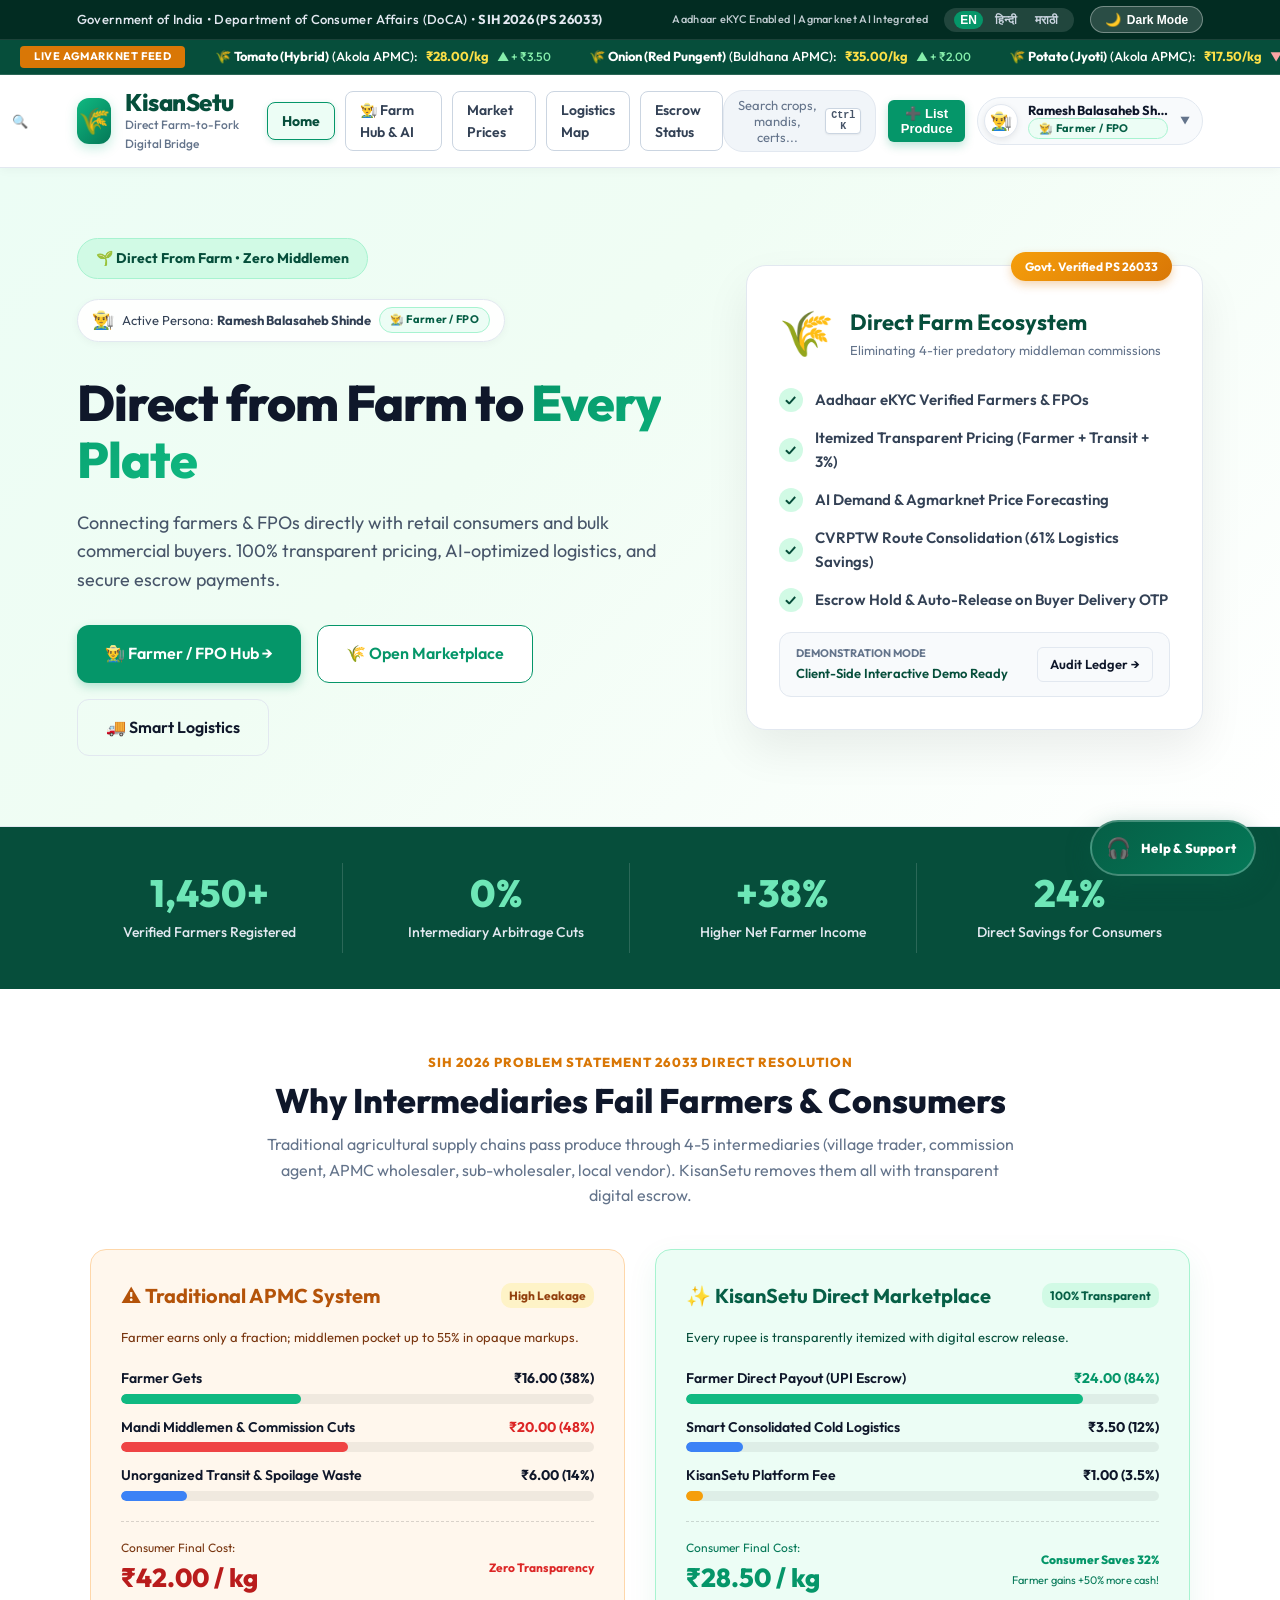
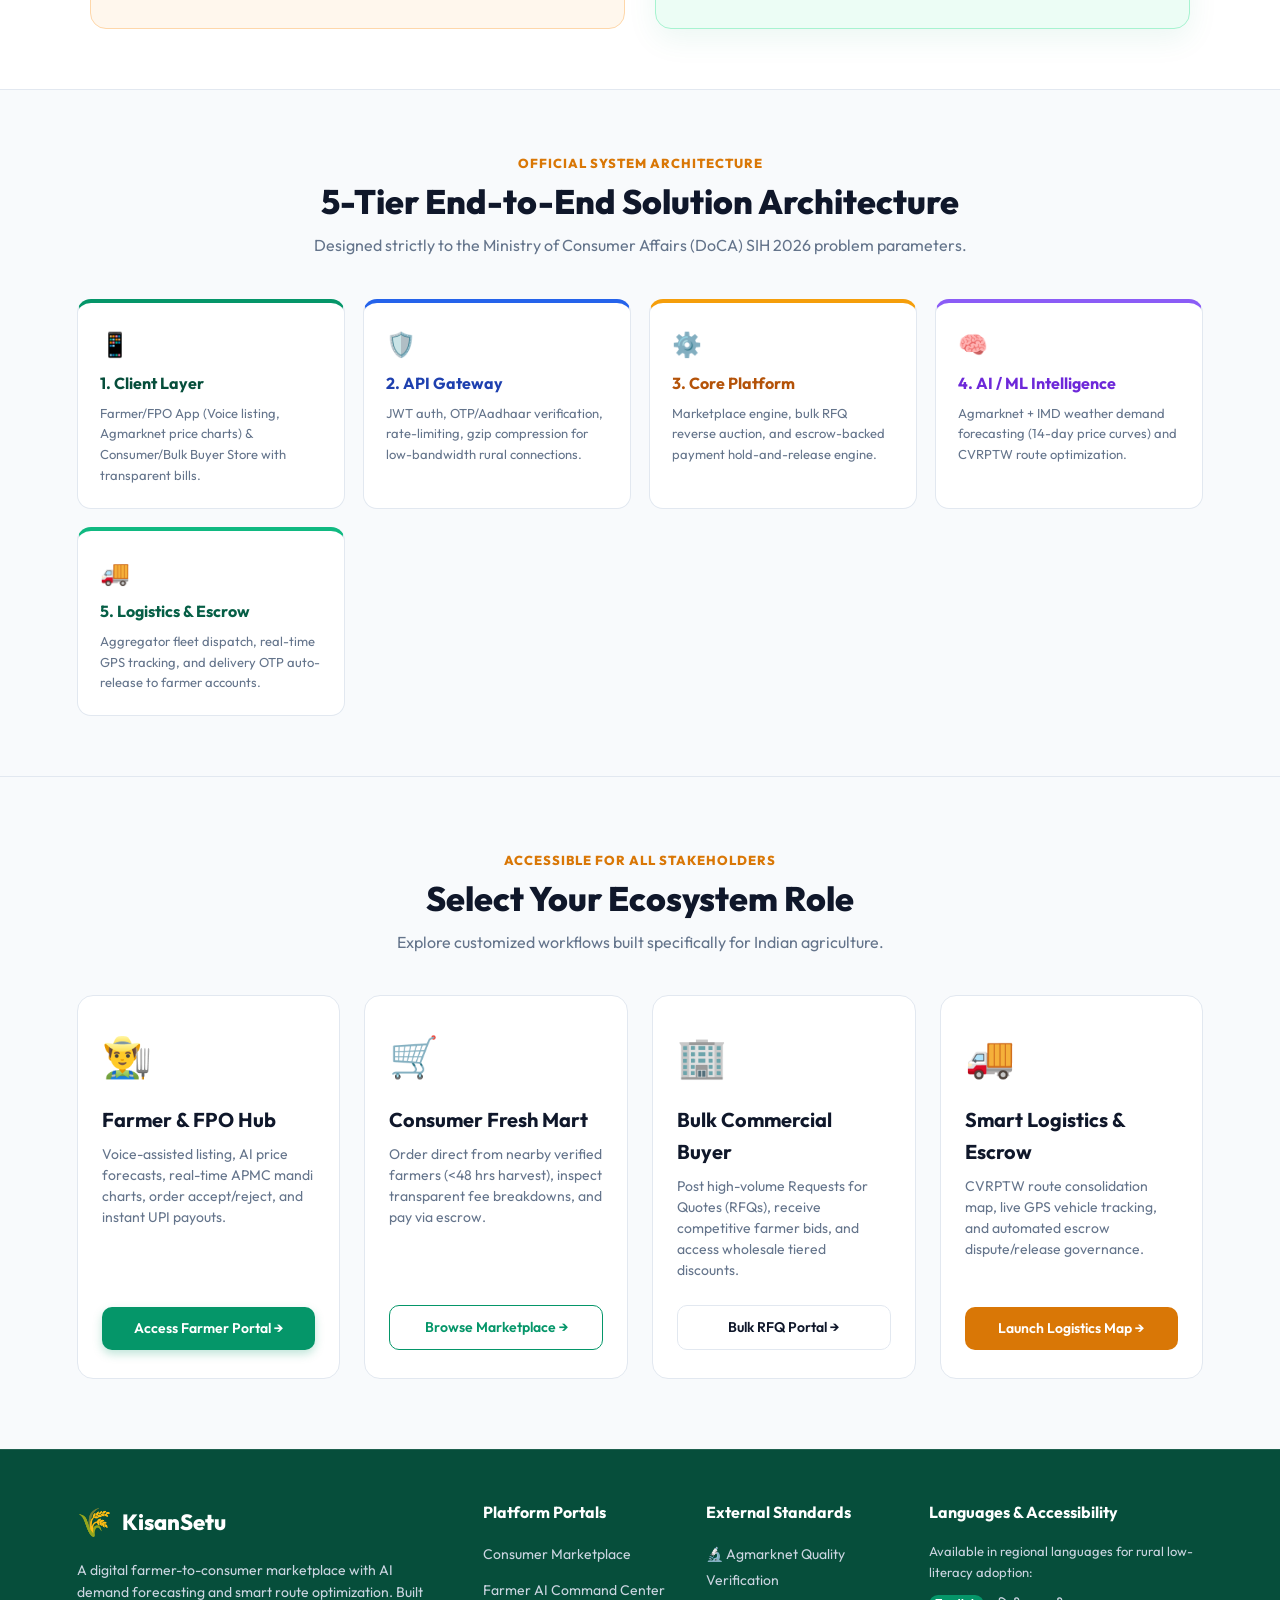
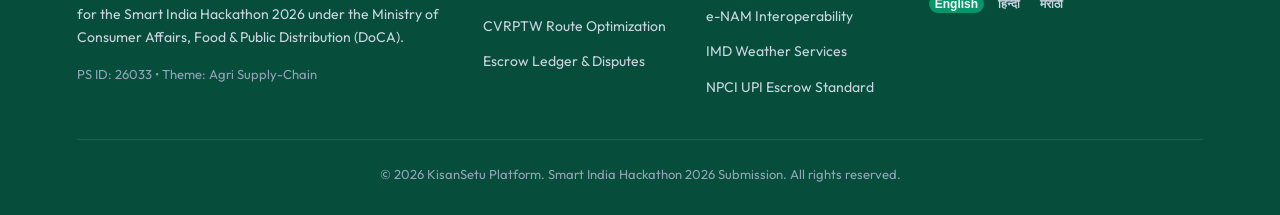
<file: index.html>
<!DOCTYPE html>
<html lang="en">
<head>
    <meta charset="UTF-8">
    <meta name="viewport" content="width=device-width, initial-scale=1.0">
    <title>KisanSetu | Farmer-to-Consumer Digital Marketplace (SIH 2026 PS 26033)</title>
    <link rel="stylesheet" href="css/style.css?v=2.4">
    <link rel="stylesheet" href="style.css?v=2.4">
</head>
<body>

    <!-- TOP GOVERNMENT EMBLEM BAR -->
    <div class="gov-top-bar">
        <div class="gov-emblem">
            <span>Government of India • Department of Consumer Affairs (DoCA) • <strong>SIH 2026 (PS 26033)</strong></span>
        </div>
        <div class="top-bar-right">
            <span style="font-size: 11px; opacity: 0.85;">Aadhaar eKYC Enabled | Agmarknet AI Integrated</span>
            <div class="lang-selector">
                <button class="lang-btn active" data-lang="en">EN</button>
                <button class="lang-btn" data-lang="hi">हिन्दी</button>
                <button class="lang-btn" data-lang="mr">मराठी</button>
            </div>
        </div>
    </div>

    <!-- LIVE MANDI PRICE MARQUEE TICKER -->
    <div class="mandi-ticker-bar">
        <div class="ticker-label">LIVE AGMARKNET FEED</div>
        <div class="ticker-track" id="tickerTrack">
            <!-- Populated via script.js -->
            <div class="ticker-item">🌾 Loading real-time APMC Mandi rates...</div>
        </div>
    </div>

    <!-- MAIN HEADER -->
    <header class="main-header">
        <a href="index.html" class="brand-logo">
            <div class="brand-icon-box">🌾</div>
            <div>
                <h1 class="brand-title">KisanSetu</h1>
                <p class="brand-tagline">Direct Farm-to-Fork Digital Bridge</p>
            </div>
        </a>

        <nav class="nav-links">
            <a href="index.html" class="nav-link active" data-i18n="navHome">Home</a>
            <a href="marketplace.html" class="nav-link" data-i18n="navMarket">Marketplace</a>
            <a href="farmer-dashboard.html" class="nav-link" data-i18n="navPrices">AI Forecast</a>
            <a href="logistics.html" class="nav-link" data-i18n="navLogistics">Smart Logistics</a>
            <a href="admin-escrow.html" class="nav-link" data-i18n="navEscrow">Escrow Ledger</a>
        </nav>

        <div class="header-actions">
            <button class="header-search-trigger" onclick="openCommandPalette()" title="Search produce, mandis, certificates (Ctrl+K)">
                <span class="search-icon">🔍</span>
                <span class="search-placeholder" data-i18n="searchPlaceholder">Search crops, mandis, certs...</span>
                <kbd class="cmd-kbd">Ctrl K</kbd>
            </button>
            <button class="btn btn-outline btn-sm" onclick="openCertVerificationModal()" style="border-color:#059669; color:#059669; font-weight:700; display:inline-flex; align-items:center; gap:5px;" title="Verify AGMARK & NABL Quality Inspection Certificates">
                🔬 Verify Certificate
            </button>
            <a href="marketplace.html" class="cart-indicator" title="View Cart">
                🛒 <span>Cart</span>
                <span class="cart-badge" id="cartBadge" style="display:none;">0</span>
            </a>
            <a href="login.html" class="btn btn-outline btn-sm" data-i18n="navLogin">Login</a>
            <a href="register.html" class="btn btn-primary btn-sm" data-i18n="navRegister">Register</a>
        </div>
    </header>

    <!-- HERO SECTION -->
    <section class="hero-wrapper">
        <div class="hero-grid">
            <div class="hero-content">
                <div class="hero-badge-pill" data-i18n="heroBadge">
                    🌱 Direct From Farm • Zero Middlemen
                </div>
                <div id="heroRoleWelcome"></div>
                <h1 class="hero-title" data-i18n="heroTitle">
                    Direct from Farm to <span>Every Plate</span>
                </h1>
                <p class="hero-subtitle" data-i18n="heroSubtitle">
                    Connecting farmers & FPOs directly with retail consumers and bulk commercial buyers. 100% transparent pricing, AI-optimized logistics, and secure escrow payments.
                </p>
                <div class="hero-buttons">
                    <a href="farmer-dashboard.html" class="btn btn-primary hero-btn-lg" data-i18n="btnSell">
                        👨‍🌾 Farmer / FPO Hub
                    </a>
                    <a href="marketplace.html" class="btn btn-secondary hero-btn-lg" data-i18n="btnBuy">
                        🛒 Explore Fresh Marketplace
                    </a>
                    <a href="logistics.html" class="btn btn-outline hero-btn-lg">
                        🚚 Smart Route Optimization
                    </a>
                    <button type="button" class="btn btn-outline hero-btn-lg" onclick="openPlatformTour()" style="border-color:#059669; color:var(--text-dark); background:rgba(255,255,255,0.85); box-shadow:0 4px 12px rgba(0,0,0,0.05); font-weight:700;">
                        ✨ 1-Min Platform Tour
                    </button>
                </div>
            </div>

            <!-- HERO CARD (Direct Farm Marketplace) -->
            <div class="hero-card-box">
                <div class="hero-card-badge">Govt. Verified PS 26033</div>
                <div class="hero-card-header">
                    <div class="hero-card-icon">🌾</div>
                    <div>
                        <h3>Direct Farm Ecosystem</h3>
                        <p style="font-size:13px; color:#64748b;">Eliminating 4-tier predatory middleman commissions</p>
                    </div>
                </div>

                <ul class="hero-perks">
                    <li>
                        <span class="hero-check">✓</span>
                        <span>Aadhaar eKYC Verified Farmers & FPOs</span>
                    </li>
                    <li>
                        <span class="hero-check">✓</span>
                        <span>Itemized Transparent Pricing (Farmer + Transit + 3%)</span>
                    </li>
                    <li>
                        <span class="hero-check">✓</span>
                        <span>AI Demand & Agmarknet Price Forecasting</span>
                    </li>
                    <li>
                        <span class="hero-check">✓</span>
                        <span>CVRPTW Route Consolidation (61% Logistics Savings)</span>
                    </li>
                    <li>
                        <span class="hero-check">✓</span>
                        <span>Escrow Hold & Auto-Release on Buyer Delivery OTP</span>
                    </li>
                </ul>

                <div style="background:#f8fafc; border-radius:12px; padding:12px 16px; display:flex; justify-content:space-between; align-items:center; border:1px solid #e2e8f0;">
                    <div>
                        <div style="font-size:11px; color:#64748b; font-weight:700; text-transform:uppercase;">Demonstration Mode</div>
                        <div style="font-size:13px; font-weight:600; color:#064e3b;">Client-Side Interactive Demo Ready</div>
                    </div>
                    <a href="admin-escrow.html" class="btn btn-sm btn-outline">Audit Ledger →</a>
                </div>
            </div>
        </div>
    </section>

    <!-- IMPACT STATS STRIP -->
    <section class="stats-strip">
        <div class="stat-item">
            <div class="stat-number">1,450+</div>
            <div class="stat-title" data-i18n="statFarmers">Verified Farmers Registered</div>
        </div>
        <div class="stat-item">
            <div class="stat-number">0%</div>
            <div class="stat-title" data-i18n="statMiddlemen">Intermediary Arbitrage Cuts</div>
        </div>
        <div class="stat-item">
            <div class="stat-number">+38%</div>
            <div class="stat-title" data-i18n="statFarmerGain">Higher Net Farmer Income</div>
        </div>
        <div class="stat-item">
            <div class="stat-number">24%</div>
            <div class="stat-title" data-i18n="statConsumerSave">Direct Savings for Consumers</div>
        </div>
    </section>

    <!-- INTERACTIVE MIDDLEMEN VS KISANSETU COMPARISON -->
    <section class="comparison-section">
        <div class="section-head">
            <span class="section-badge">SIH 2026 PROBLEM STATEMENT 26033 DIRECT RESOLUTION</span>
            <h2>Why Intermediaries Fail Farmers & Consumers</h2>
            <p>Traditional agricultural supply chains pass produce through 4-5 intermediaries (village trader, commission agent, APMC wholesaler, sub-wholesaler, local vendor). KisanSetu removes them all with transparent digital escrow.</p>
        </div>

        <div class="comparison-grid">
            <!-- TRADITIONAL MANDI -->
            <div class="compare-card traditional">
                <div class="compare-title">
                    <span style="color:#b45309;">⚠️ Traditional APMC System</span>
                    <span style="font-size:12px; background:#fef3c7; color:#92400e; padding:3px 8px; border-radius:10px;">High Leakage</span>
                </div>
                <p style="font-size:13px; color:#78350f;">Farmer earns only a fraction; middlemen pocket up to 55% in opaque markups.</p>

                <div class="compare-breakdown">
                    <div class="bar-row">
                        <div class="bar-row-header">
                            <span>Farmer Gets</span>
                            <strong>₹16.00 (38%)</strong>
                        </div>
                        <div class="bar-progress"><div class="bar-fill farmer" style="width: 38%;"></div></div>
                    </div>
                    <div class="bar-row">
                        <div class="bar-row-header">
                            <span>Mandi Middlemen & Commission Cuts</span>
                            <strong style="color:#dc2626;">₹20.00 (48%)</strong>
                        </div>
                        <div class="bar-progress"><div class="bar-fill middlemen" style="width: 48%;"></div></div>
                    </div>
                    <div class="bar-row">
                        <div class="bar-row-header">
                            <span>Unorganized Transit & Spoilage Waste</span>
                            <strong>₹6.00 (14%)</strong>
                        </div>
                        <div class="bar-progress"><div class="bar-fill logistics" style="width: 14%;"></div></div>
                    </div>
                </div>

                <div class="compare-summary">
                    <div>
                        <div style="font-size:12px; color:#78350f;">Consumer Final Cost:</div>
                        <div class="compare-price-tag" style="color:#b91c1c;">₹42.00 / kg</div>
                    </div>
                    <span style="font-size:12px; color:#dc2626; font-weight:700;">Zero Transparency</span>
                </div>
            </div>

            <!-- KISANSETU SYSTEM -->
            <div class="compare-card kisansetu">
                <div class="compare-title">
                    <span style="color:#065f46;">✨ KisanSetu Direct Marketplace</span>
                    <span style="font-size:12px; background:#d1fae5; color:#065f46; padding:3px 8px; border-radius:10px;">100% Transparent</span>
                </div>
                <p style="font-size:13px; color:#064e3b;">Every rupee is transparently itemized with digital escrow release.</p>

                <div class="compare-breakdown">
                    <div class="bar-row">
                        <div class="bar-row-header">
                            <span>Farmer Direct Payout (UPI Escrow)</span>
                            <strong style="color:#059669;">₹24.00 (84%)</strong>
                        </div>
                        <div class="bar-progress"><div class="bar-fill farmer" style="width: 84%;"></div></div>
                    </div>
                    <div class="bar-row">
                        <div class="bar-row-header">
                            <span>Smart Consolidated Cold Logistics</span>
                            <strong>₹3.50 (12%)</strong>
                        </div>
                        <div class="bar-progress"><div class="bar-fill logistics" style="width: 12%;"></div></div>
                    </div>
                    <div class="bar-row">
                        <div class="bar-row-header">
                            <span>KisanSetu Platform Fee</span>
                            <strong>₹1.00 (3.5%)</strong>
                        </div>
                        <div class="bar-progress"><div class="bar-fill platform" style="width: 3.5%;"></div></div>
                    </div>
                </div>

                <div class="compare-summary">
                    <div>
                        <div style="font-size:12px; color:#047857;">Consumer Final Cost:</div>
                        <div class="compare-price-tag" style="color:#059669;">₹28.50 / kg</div>
                    </div>
                    <div style="text-align:right;">
                        <span style="font-size:12px; color:#059669; font-weight:800;">Consumer Saves 32%</span>
                        <div style="font-size:11px; color:#047857;">Farmer gains +50% more cash!</div>
                    </div>
                </div>
            </div>
        </div>
    </section>

    <!-- 5-TIER SOLUTION ARCHITECTURE (From PDF Specification) -->
    <section style="padding: 60px 6%; background: #f8fafc; border-bottom: 1px solid var(--border);">
        <div class="section-head">
            <span class="section-badge">OFFICIAL SYSTEM ARCHITECTURE</span>
            <h2>5-Tier End-to-End Solution Architecture</h2>
            <p>Designed strictly to the Ministry of Consumer Affairs (DoCA) SIH 2026 problem parameters.</p>
        </div>

        <div style="display:grid; grid-template-columns:repeat(auto-fit, minmax(220px, 1fr)); gap:18px; max-width:1300px; margin:0 auto;">
            <div style="background:white; padding:22px; border-radius:14px; border:1px solid #e2e8f0; border-top:4px solid #059669;">
                <div style="font-size:24px; margin-bottom:8px;">📱</div>
                <h4 style="font-size:16px; margin-bottom:6px; color:#064e3b;">1. Client Layer</h4>
                <p style="font-size:13px; color:#64748b;">Farmer/FPO App (Voice listing, Agmarknet price charts) & Consumer/Bulk Buyer Store with transparent bills.</p>
            </div>
            <div style="background:white; padding:22px; border-radius:14px; border:1px solid #e2e8f0; border-top:4px solid #2563eb;">
                <div style="font-size:24px; margin-bottom:8px;">🛡️</div>
                <h4 style="font-size:16px; margin-bottom:6px; color:#1e40af;">2. API Gateway</h4>
                <p style="font-size:13px; color:#64748b;">JWT auth, OTP/Aadhaar verification, rate-limiting, gzip compression for low-bandwidth rural connections.</p>
            </div>
            <div style="background:white; padding:22px; border-radius:14px; border:1px solid #e2e8f0; border-top:4px solid #f59e0b;">
                <div style="font-size:24px; margin-bottom:8px;">⚙️</div>
                <h4 style="font-size:16px; margin-bottom:6px; color:#b45309;">3. Core Platform</h4>
                <p style="font-size:13px; color:#64748b;">Marketplace engine, bulk RFQ reverse auction, and escrow-backed payment hold-and-release engine.</p>
            </div>
            <div style="background:white; padding:22px; border-radius:14px; border:1px solid #e2e8f0; border-top:4px solid #8b5cf6;">
                <div style="font-size:24px; margin-bottom:8px;">🧠</div>
                <h4 style="font-size:16px; margin-bottom:6px; color:#6d28d9;">4. AI / ML Intelligence</h4>
                <p style="font-size:13px; color:#64748b;">Agmarknet + IMD weather demand forecasting (14-day price curves) and CVRPTW route optimization.</p>
            </div>
            <div style="background:white; padding:22px; border-radius:14px; border:1px solid #e2e8f0; border-top:4px solid #10b981;">
                <div style="font-size:24px; margin-bottom:8px;">🚚</div>
                <h4 style="font-size:16px; margin-bottom:6px; color:#065f46;">5. Logistics & Escrow</h4>
                <p style="font-size:13px; color:#64748b;">Aggregator fleet dispatch, real-time GPS tracking, and delivery OTP auto-release to farmer accounts.</p>
            </div>
        </div>
    </section>

    <!-- ROLE NAVIGATION TILES -->
    <section class="roles-section">
        <div class="section-head">
            <span class="section-badge">ACCESSIBLE FOR ALL STAKEHOLDERS</span>
            <h2>Select Your Ecosystem Role</h2>
            <p>Explore customized workflows built specifically for Indian agriculture.</p>
        </div>

        <div class="roles-grid">
            <!-- Farmer / FPO -->
            <div class="role-card">
                <div class="role-card-top">
                    <div class="role-card-icon">👨‍🌾</div>
                    <h3>Farmer & FPO Hub</h3>
                    <p>Voice-assisted listing, AI price forecasts, real-time APMC mandi charts, order accept/reject, and instant UPI payouts.</p>
                </div>
                <a href="farmer-dashboard.html" class="btn btn-primary" style="width:100%;">Access Farmer Portal →</a>
            </div>

            <!-- Retail Consumer -->
            <div class="role-card">
                <div class="role-card-top">
                    <div class="role-card-icon">🛒</div>
                    <h3>Consumer Fresh Mart</h3>
                    <p>Order direct from nearby verified farmers (<48 hrs harvest), inspect transparent fee breakdowns, and pay via escrow.</p>
                </div>
                <a href="marketplace.html" class="btn btn-secondary" style="width:100%;">Browse Marketplace →</a>
            </div>

            <!-- Bulk Commercial Buyer -->
            <div class="role-card">
                <div class="role-card-top">
                    <div class="role-card-icon">🏢</div>
                    <h3>Bulk Commercial Buyer</h3>
                    <p>Post high-volume Requests for Quotes (RFQs), receive competitive farmer bids, and access wholesale tiered discounts.</p>
                </div>
                <a href="marketplace.html?mode=bulk" class="btn btn-outline" style="width:100%;">Bulk RFQ Portal →</a>
            </div>

            <!-- Smart Logistics & Admin -->
            <div class="role-card">
                <div class="role-card-top">
                    <div class="role-card-icon">🚚</div>
                    <h3>Smart Logistics & Escrow</h3>
                    <p>CVRPTW route consolidation map, live GPS vehicle tracking, and automated escrow dispute/release governance.</p>
                </div>
                <a href="logistics.html" class="btn btn-accent" style="width:100%;">Launch Logistics Map →</a>
            </div>
        </div>
    </section>

    <!-- FOOTER -->
    <footer class="main-footer">
        <div class="footer-grid">
            <div class="footer-col">
                <div style="display:flex; align-items:center; gap:10px; margin-bottom:14px;">
                    <span style="font-size:28px;">🌾</span>
                    <h3 style="color:white; font-size:22px; font-weight:800;">KisanSetu</h3>
                </div>
                <p style="font-size:14px; color:#cbd5e1; line-height:1.6; margin-bottom:16px;">
                    A digital farmer-to-consumer marketplace with AI demand forecasting and smart route optimization. Built for the Smart India Hackathon 2026 under the Ministry of Consumer Affairs, Food & Public Distribution (DoCA).
                </p>
                <div style="font-size:13px; color:#94a3b8;">PS ID: 26033 • Theme: Agri Supply-Chain</div>
            </div>

            <div class="footer-col">
                <h4>Platform Portals</h4>
                <ul>
                    <li><a href="marketplace.html">Consumer Marketplace</a></li>
                    <li><a href="farmer-dashboard.html">Farmer AI Command Center</a></li>
                    <li><a href="logistics.html">CVRPTW Route Optimization</a></li>
                    <li><a href="admin-escrow.html">Escrow Ledger & Disputes</a></li>
                </ul>
            </div>

            <div class="footer-col">
                <h4>External Standards</h4>
                <ul>
                    <li><a href="javascript:void(0)" onclick="openCertVerificationModal()">🔬 Agmarknet Quality Verification</a></li>
                    <li><a href="#">e-NAM Interoperability</a></li>
                    <li><a href="#">IMD Weather Services</a></li>
                    <li><a href="#">NPCI UPI Escrow Standard</a></li>
                </ul>
            </div>

            <div class="footer-col">
                <h4>Languages & Accessibility</h4>
                <p style="font-size:13px; color:#cbd5e1; margin-bottom:12px;">Available in regional languages for rural low-literacy adoption:</p>
                <div style="display:flex; gap:8px;">
                    <button class="lang-btn active" data-lang="en">English</button>
                    <button class="lang-btn" data-lang="hi">हिन्दी</button>
                    <button class="lang-btn" data-lang="mr">मराठी</button>
                </div>
            </div>
        </div>

        <div class="footer-bottom">
            <p>© 2026 KisanSetu Platform. Smart India Hackathon 2026 Submission. All rights reserved.</p>
        </div>
    </footer>

    <!-- SHARED DATA STORE & GLOBAL CONTROLLERS -->
    <script src="js/data-store.js?v=2.2"></script>
    <script src="js/script.js?v=2.4"></script>
</body>
</html>
</file>
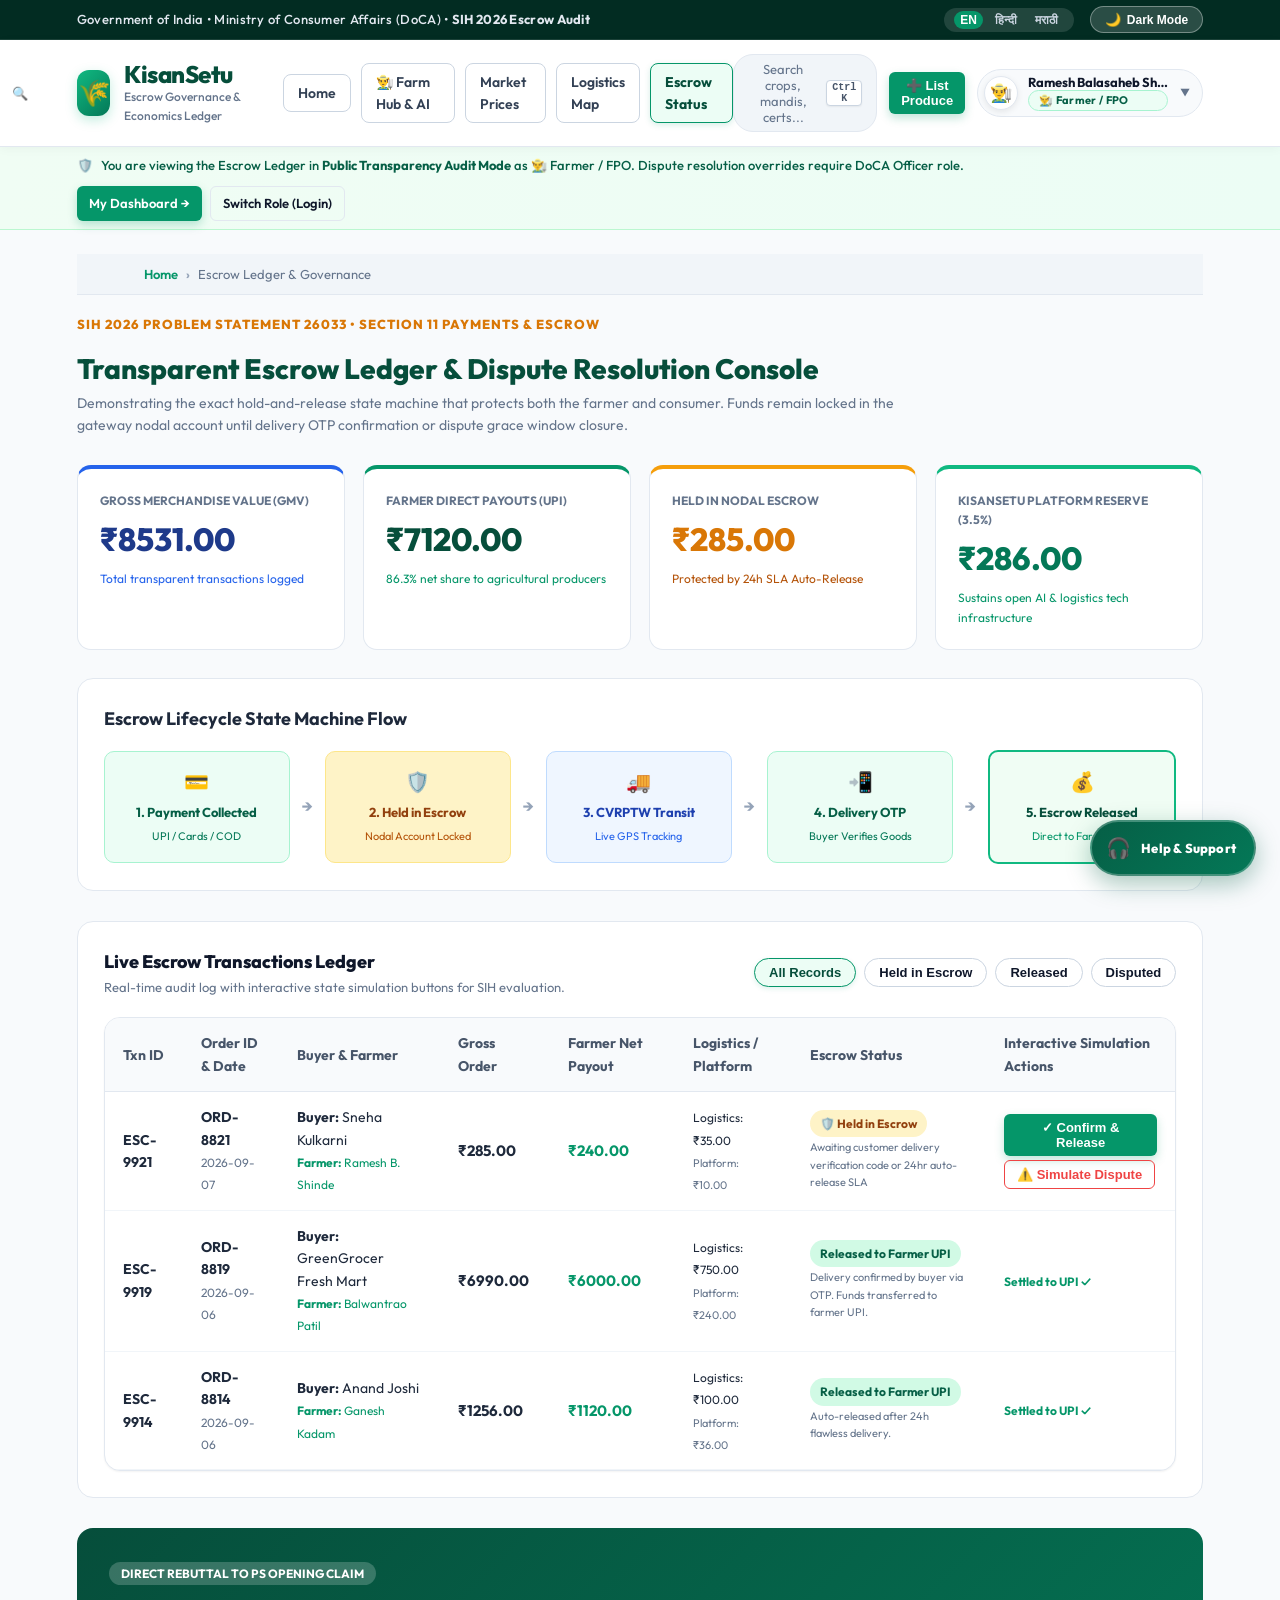
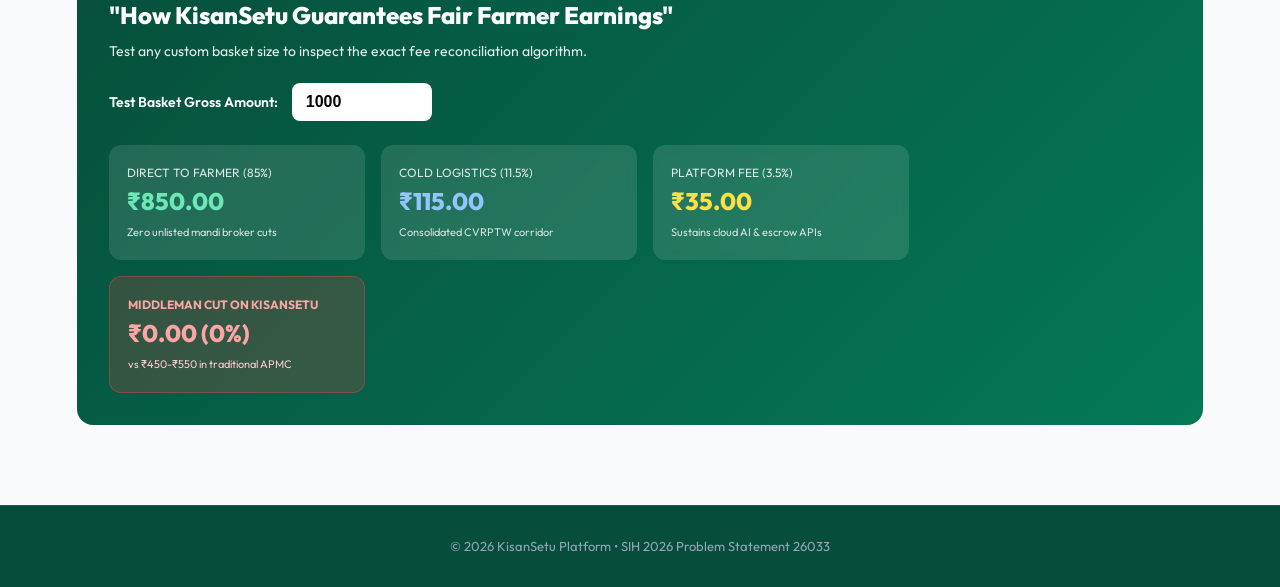
<file: admin-escrow.html>
<!DOCTYPE html>
<html lang="en">
<head>
    <meta charset="UTF-8">
    <meta name="viewport" content="width=device-width, initial-scale=1.0">
    <title>Escrow Ledger & Platform Governance | KisanSetu (SIH 2026 PS 26033)</title>
    <link rel="stylesheet" href="css/style.css?v=2.4">
    <link rel="stylesheet" href="style.css?v=2.4">
</head>
<body>

    <!-- TOP GOVERNMENT BAR -->
    <div class="gov-top-bar">
        <div class="gov-emblem">
            <span>Government of India • Ministry of Consumer Affairs (DoCA) • <strong>SIH 2026 Escrow Audit</strong></span>
        </div>
        <div class="top-bar-right">
            <div class="lang-selector">
                <button class="lang-btn active" data-lang="en">EN</button>
                <button class="lang-btn" data-lang="hi">हिन्दी</button>
                <button class="lang-btn" data-lang="mr">मराठी</button>
            </div>
        </div>
    </div>

    <!-- MAIN HEADER -->
    <header class="main-header">
        <a href="index.html" class="brand-logo">
            <div class="brand-icon-box">🌾</div>
            <div>
                <h1 class="brand-title">KisanSetu</h1>
                <p class="brand-tagline">Escrow Governance & Economics Ledger</p>
            </div>
        </a>

        <nav class="nav-links">
            <a href="index.html" class="nav-link">Home</a>
            <a href="marketplace.html" class="nav-link">Marketplace</a>
            <a href="farmer-dashboard.html" class="nav-link">AI Forecast</a>
            <a href="logistics.html" class="nav-link">Logistics Map</a>
            <a href="admin-escrow.html" class="nav-link active">Escrow Ledger</a>
        </nav>

        <div class="header-actions">
            <button class="btn btn-outline btn-sm" onclick="openCertVerificationModal()" style="border-color:#059669; color:#059669; font-weight:700; display:inline-flex; align-items:center; gap:5px;" title="Audit Official Quality Certificates">
                🔬 Verify Certificate
            </button>
            <button class="btn btn-outline btn-sm" onclick="resetDatabase()">
                🔄 Reset Demo Data
            </button>
        </div>
    </header>

    <main style="padding: 24px 6% 40px; max-width: 1400px; margin: 0 auto; width: 100%;">
        
        <!-- BREADCRUMBS NAVIGATION -->
        <nav class="breadcrumbs" aria-label="Breadcrumb" style="margin-bottom: 16px;">
            <ol>
                <li><a href="index.html">Home</a></li>
                <li aria-current="page">Escrow Ledger & Governance</li>
            </ol>
        </nav>

        <!-- HEADER ROW -->
        <div style="margin-bottom: 28px;">
            <span class="section-badge">SIH 2026 PROBLEM STATEMENT 26033 • SECTION 11 PAYMENTS & ESCROW</span>
            <h2 style="font-size: 28px; font-weight: 800; color: var(--primary-deep); margin-top: 4px;">
                Transparent Escrow Ledger & Dispute Resolution Console
            </h2>
            <p style="font-size: 14px; color: var(--text-muted); max-width: 850px;">
                Demonstrating the exact hold-and-release state machine that protects both the farmer and consumer. Funds remain locked in the gateway nodal account until delivery OTP confirmation or dispute grace window closure.
            </p>
        </div>

        <!-- KPI STATS CARDS -->
        <div style="display: grid; grid-template-columns: repeat(auto-fit, minmax(240px, 1fr)); gap: 18px; margin-bottom: 28px;">
            <div style="background: white; border-radius: 14px; padding: 22px; border: 1px solid var(--border); border-top: 4px solid #2563eb;">
                <div style="font-size: 12px; color: #64748b; font-weight: 700; text-transform: uppercase;">Gross Merchandise Value (GMV)</div>
                <div style="font-size: 32px; font-weight: 800; color: #1e3a8a; margin-top: 4px;" id="kpiGmv">₹8,531.00</div>
                <div style="font-size: 12px; color: #2563eb; margin-top: 4px;">Total transparent transactions logged</div>
            </div>

            <div style="background: white; border-radius: 14px; padding: 22px; border: 1px solid var(--border); border-top: 4px solid #059669;">
                <div style="font-size: 12px; color: #64748b; font-weight: 700; text-transform: uppercase;">Farmer Direct Payouts (UPI)</div>
                <div style="font-size: 32px; font-weight: 800; color: #064e3b; margin-top: 4px;" id="kpiFarmerPayout">₹7,360.00</div>
                <div style="font-size: 12px; color: #059669; margin-top: 4px;">86.3% net share to agricultural producers</div>
            </div>

            <div style="background: white; border-radius: 14px; padding: 22px; border: 1px solid var(--border); border-top: 4px solid #f59e0b;">
                <div style="font-size: 12px; color: #64748b; font-weight: 700; text-transform: uppercase;">Held in Nodal Escrow</div>
                <div style="font-size: 32px; font-weight: 800; color: #d97706; margin-top: 4px;" id="kpiEscrowHeld">₹285.00</div>
                <div style="font-size: 12px; color: #b45309; margin-top: 4px;">Protected by 24h SLA Auto-Release</div>
            </div>

            <div style="background: white; border-radius: 14px; padding: 22px; border: 1px solid var(--border); border-top: 4px solid #10b981;">
                <div style="font-size: 12px; color: #64748b; font-weight: 700; text-transform: uppercase;">KisanSetu Platform Reserve (3.5%)</div>
                <div style="font-size: 32px; font-weight: 800; color: #047857; margin-top: 4px;" id="kpiPlatform">₹286.00</div>
                <div style="font-size: 12px; color: #059669; margin-top: 4px;">Sustains open AI & logistics tech infrastructure</div>
            </div>
        </div>

        <!-- ESCROW STATE MACHINE PIPELINE VISUALIZER -->
        <div style="background: white; border-radius: 16px; border: 1px solid var(--border); padding: 26px; margin-bottom: 30px;">
            <h3 style="font-size: 18px; font-weight: 700; margin-bottom: 16px; color: #1e293b;">
                Escrow Lifecycle State Machine Flow
            </h3>

            <div style="display: flex; justify-content: space-between; align-items: center; flex-wrap: wrap; gap: 12px; position: relative;">
                <div style="background: #ecfdf5; border: 1.5px solid #a7f3d0; padding: 14px 18px; border-radius: 10px; text-align: center; flex: 1; min-width: 140px;">
                    <div style="font-size: 20px;">💳</div>
                    <strong style="font-size: 13px; color: #065f46; display: block; margin-top: 4px;">1. Payment Collected</strong>
                    <span style="font-size: 11px; color: #047857;">UPI / Cards / COD</span>
                </div>
                <div style="color: #94a3b8; font-weight: bold;">→</div>

                <div style="background: #fef3c7; border: 1.5px solid #fde68a; padding: 14px 18px; border-radius: 10px; text-align: center; flex: 1; min-width: 140px;">
                    <div style="font-size: 20px;">🛡️</div>
                    <strong style="font-size: 13px; color: #92400e; display: block; margin-top: 4px;">2. Held in Escrow</strong>
                    <span style="font-size: 11px; color: #b45309;">Nodal Account Locked</span>
                </div>
                <div style="color: #94a3b8; font-weight: bold;">→</div>

                <div style="background: #eff6ff; border: 1.5px solid #bfdbfe; padding: 14px 18px; border-radius: 10px; text-align: center; flex: 1; min-width: 140px;">
                    <div style="font-size: 20px;">🚚</div>
                    <strong style="font-size: 13px; color: #1e40af; display: block; margin-top: 4px;">3. CVRPTW Transit</strong>
                    <span style="font-size: 11px; color: #2563eb;">Live GPS Tracking</span>
                </div>
                <div style="color: #94a3b8; font-weight: bold;">→</div>

                <div style="background: #ecfdf5; border: 1.5px solid #a7f3d0; padding: 14px 18px; border-radius: 10px; text-align: center; flex: 1; min-width: 140px;">
                    <div style="font-size: 20px;">📲</div>
                    <strong style="font-size: 13px; color: #065f46; display: block; margin-top: 4px;">4. Delivery OTP</strong>
                    <span style="font-size: 11px; color: #047857;">Buyer Verifies Goods</span>
                </div>
                <div style="color: #94a3b8; font-weight: bold;">→</div>

                <div style="background: #f0fdf4; border: 2px solid #10b981; padding: 14px 18px; border-radius: 10px; text-align: center; flex: 1; min-width: 140px;">
                    <div style="font-size: 20px;">💰</div>
                    <strong style="font-size: 13px; color: #064e3b; display: block; margin-top: 4px;">5. Escrow Released</strong>
                    <span style="font-size: 11px; color: #059669;">Direct to Farmer UPI</span>
                </div>
            </div>
        </div>

        <!-- ESCROW TRANSACTION AUDIT TABLE -->
        <div style="background: white; border-radius: 16px; border: 1px solid var(--border); padding: 26px; margin-bottom: 30px;">
            <div style="display: flex; justify-content: space-between; align-items: center; margin-bottom: 20px; flex-wrap: wrap; gap: 14px;">
                <div>
                    <h3 style="font-size: 18px; font-weight: 800; color: #0f172a;">Live Escrow Transactions Ledger</h3>
                    <p style="font-size: 13px; color: var(--text-muted);">Real-time audit log with interactive state simulation buttons for SIH evaluation.</p>
                </div>

                <div style="display: flex; gap: 8px;">
                    <button class="pill-btn active" data-filter="all" onclick="filterEscrow('all', this)">All Records</button>
                    <button class="pill-btn" data-filter="held" onclick="filterEscrow('held', this)">Held in Escrow</button>
                    <button class="pill-btn" data-filter="released" onclick="filterEscrow('released', this)">Released</button>
                    <button class="pill-btn" data-filter="disputed" onclick="filterEscrow('disputed', this)">Disputed</button>
                </div>
            </div>

            <div class="custom-table-wrap">
                <table class="custom-table">
                    <thead>
                        <tr>
                            <th>Txn ID</th>
                            <th>Order ID & Date</th>
                            <th>Buyer & Farmer</th>
                            <th>Gross Order</th>
                            <th>Farmer Net Payout</th>
                            <th>Logistics / Platform</th>
                            <th>Escrow Status</th>
                            <th>Interactive Simulation Actions</th>
                        </tr>
                    </thead>
                    <tbody id="escrowTableBody">
                        <!-- Populated dynamically via renderEscrowTable() -->
                    </tbody>
                </table>
            </div>
        </div>

        <!-- INTERACTIVE MIDDLEMAN REBUTTAL CALCULATOR -->
        <div style="background: linear-gradient(135deg, #064e3b, #047857); color: white; border-radius: 16px; padding: 32px;">
            <div style="max-width: 800px;">
                <span style="background: rgba(255,255,255,0.2); padding: 4px 12px; border-radius: 20px; font-size: 12px; font-weight: 700;">
                    DIRECT REBUTTAL TO PS OPENING CLAIM
                </span>
                <h3 style="font-size: 24px; font-weight: 800; margin: 10px 0 6px;">
                    "How KisanSetu Guarantees Fair Farmer Earnings"
                </h3>
                <p style="font-size: 14px; opacity: 0.9; margin-bottom: 20px;">
                    Test any custom basket size to inspect the exact fee reconciliation algorithm.
                </p>

                <div style="display: flex; gap: 14px; align-items: center; flex-wrap: wrap; margin-bottom: 24px;">
                    <label style="font-size: 14px; font-weight: 600;">Test Basket Gross Amount:</label>
                    <input type="number" id="calcGross" value="1000" step="50" oninput="updateRebuttalCalc()" style="padding: 10px 14px; border-radius: 8px; border: none; font-size: 16px; font-weight: 700; width: 140px;">
                </div>

                <div style="display: grid; grid-template-columns: repeat(auto-fit, minmax(200px, 1fr)); gap: 16px;">
                    <div style="background: rgba(255,255,255,0.12); padding: 18px; border-radius: 12px; backdrop-filter: blur(4px);">
                        <div style="font-size: 12px; opacity: 0.85;">DIRECT TO FARMER (85%)</div>
                        <div style="font-size: 24px; font-weight: 800; color: #6ee7b7;" id="rebFarmer">₹850.00</div>
                        <div style="font-size: 11px; opacity: 0.8; margin-top: 4px;">Zero unlisted mandi broker cuts</div>
                    </div>

                    <div style="background: rgba(255,255,255,0.12); padding: 18px; border-radius: 12px; backdrop-filter: blur(4px);">
                        <div style="font-size: 12px; opacity: 0.85;">COLD LOGISTICS (11.5%)</div>
                        <div style="font-size: 24px; font-weight: 800; color: #93c5fd;" id="rebLogistics">₹115.00</div>
                        <div style="font-size: 11px; opacity: 0.8; margin-top: 4px;">Consolidated CVRPTW corridor</div>
                    </div>

                    <div style="background: rgba(255,255,255,0.12); padding: 18px; border-radius: 12px; backdrop-filter: blur(4px);">
                        <div style="font-size: 12px; opacity: 0.85;">PLATFORM FEE (3.5%)</div>
                        <div style="font-size: 24px; font-weight: 800; color: #fde047;" id="rebPlatform">₹35.00</div>
                        <div style="font-size: 11px; opacity: 0.8; margin-top: 4px;">Sustains cloud AI & escrow APIs</div>
                    </div>

                    <div style="background: rgba(239, 68, 68, 0.2); border: 1px solid rgba(239, 68, 68, 0.4); padding: 18px; border-radius: 12px;">
                        <div style="font-size: 12px; color: #fca5a5; font-weight: 700;">MIDDLEMAN CUT ON KISANSETU</div>
                        <div style="font-size: 24px; font-weight: 800; color: #fca5a5;">₹0.00 (0%)</div>
                        <div style="font-size: 11px; color: #fecaca; margin-top: 4px;">vs ₹450-₹550 in traditional APMC</div>
                    </div>
                </div>
            </div>
        </div>

    </main>

    <!-- DISPUTE SIMULATION MODAL -->
    <div class="modal-overlay" id="disputeModal">
        <div class="modal-box">
            <button class="modal-close-btn" onclick="closeDisputeModal()">✕</button>
            <h3 class="modal-title" style="color:#ef4444;">Raise Escrow Quality Dispute</h3>
            <p style="font-size: 13px; color: var(--text-muted); margin-bottom: 16px;">
                Simulates a consumer finding damaged produce upon delivery. Escrow auto-release is paused immediately.
            </p>

            <form onsubmit="handleDisputeSubmit(event)" style="display: flex; flex-direction: column; gap: 12px;">
                <input type="hidden" id="disputeOrderId">
                <div>
                    <label style="font-size: 13px; font-weight: 600;">Dispute Reason / Category</label>
                    <select id="disputeCategory" style="width: 100%; padding: 9px; border: 1px solid var(--border); border-radius: 6px; background: white;">
                        <option>Transit Bruising / Crushed in Delivery (30% weight damaged)</option>
                        <option>Underweight Delivery (Received 8kg instead of 10kg)</option>
                        <option>Wrong Produce Grade Delivered</option>
                    </select>
                </div>

                <div style="background:#ecfdf5; border:1px solid #a7f3d0; border-radius:8px; padding:10px 12px; font-size:12px; color:#065f46; display:flex; justify-content:space-between; align-items:center; flex-wrap:wrap; gap:8px;">
                    <div>
                        <strong>📜 Official Assayer Baseline Certificate:</strong>
                        <div style="font-size:11px; color:#047857; margin-top:2px;">ID: AGM-MH-2026-89421 • Grade A (Moisture: 11.2%, Bruising: 1.4%)</div>
                    </div>
                    <button type="button" class="btn btn-sm btn-outline" style="font-size:11px; padding:3px 8px; border-color:#059669; color:#059669; font-weight:700;" onclick="openCertVerificationModal('AGM-MH-2026-89421')">
                        Audit Certificate 🔬
                    </button>
                </div>

                <div>
                    <label style="font-size: 13px; font-weight: 600;">Photo Proof of Damaged Goods</label>
                    <div style="background: #f8fafc; border: 1.5px dashed var(--border); border-radius: 8px; padding: 16px; text-align: center; color: var(--text-muted); font-size: 13px;">
                        📸 Simulated Photo Proof Uploaded (tomato_damage_proof.jpg)
                    </div>
                </div>

                <button type="submit" class="btn" style="background:#ef4444; color:white; width: 100%; padding: 12px; margin-top: 6px;">
                    ⚠️ Lock Escrow & Halt Farmer Payout
                </button>
            </form>
        </div>
    </div>

    <!-- FOOTER -->
    <footer class="main-footer" style="padding: 30px 6%; margin-top: 40px;">
        <div class="footer-bottom" style="border: none; padding: 0;">
            <p>© 2026 KisanSetu Platform • SIH 2026 Problem Statement 26033</p>
        </div>
    </footer>

    <!-- SCRIPTS -->
    <script src="js/data-store.js?v=2.2"></script>
    <script src="js/script.js?v=2.4"></script>
    <script>
        let currentFilter = 'all';

        document.addEventListener('DOMContentLoaded', () => {
            renderEscrowTable();
            updateRebuttalCalc();
            updateKpis();
            updateAdminHeader();

            const curLang = window.kisanStore ? window.kisanStore.getLanguage() : (localStorage.getItem('kisansetu_lang') || 'en');
            if (typeof applyLanguage === 'function') {
                applyLanguage(curLang);
            }
        });

        document.addEventListener('kisanLanguageApplied', (e) => {
            const lang = (e && e.detail && e.detail.lang) || (window.kisanStore ? window.kisanStore.getLanguage() : 'en');
            renderEscrowTable();
            updateRebuttalCalc();
            updateKpis();
            updateAdminHeader();
            if (typeof translateDom === 'function') {
                translateDom(document.querySelector('main'), lang);
                const modal = document.getElementById('disputeModal');
                if (modal) translateDom(modal, lang);
            }
        });

        function updateAdminHeader() {
            if (!window.kisanStore) return;
            const user = window.kisanStore.getCurrentUser();
            if (user && user.role === 'admin') {
                const titleEl = document.querySelector('.main-header .brand-tagline');
                if (titleEl) titleEl.innerText = `Escrow Governance • Nodal Officer: ${user.name}`;
            }
        }

        function filterEscrow(status, btn) {
            currentFilter = status;
            document.querySelectorAll('.pill-btn').forEach(b => b.classList.remove('active'));
            btn.classList.add('active');
            renderEscrowTable();
        }

        function updateKpis() {
            if (!window.kisanStore) return;
            const ledger = window.kisanStore.getEscrowLedger();

            let gmv = 0;
            let farmer = 0;
            let held = 0;
            let platform = 0;

            ledger.forEach(item => {
                gmv += item.grossAmount;
                platform += item.platformFee;
                if (item.status === 'released') {
                    farmer += item.farmerPayout;
                } else if (item.status === 'held') {
                    held += item.grossAmount;
                }
            });

            document.getElementById('kpiGmv').innerText = `₹${gmv.toFixed(2)}`;
            document.getElementById('kpiFarmerPayout').innerText = `₹${farmer.toFixed(2)}`;
            document.getElementById('kpiEscrowHeld').innerText = `₹${held.toFixed(2)}`;
            document.getElementById('kpiPlatform').innerText = `₹${platform.toFixed(2)}`;
        }

        function renderEscrowTable() {
            if (!window.kisanStore) return;
            const ledger = window.kisanStore.getEscrowLedger();
            const tbody = document.getElementById('escrowTableBody');

            let filtered = ledger;
            if (currentFilter !== 'all') {
                filtered = ledger.filter(item => item.status === currentFilter);
            }

            let html = '';
            filtered.forEach(item => {
                const badge = item.status === 'released'
                    ? `<span class="status-badge status-released">Released to Farmer UPI</span>`
                    : item.status === 'disputed'
                    ? `<span class="status-badge status-disputed">⚠️ Dispute Paused</span>`
                    : `<span class="status-badge status-held">🛡️ Held in Escrow</span>`;

                html += `
                    <tr>
                        <td><strong>${item.txnId}</strong></td>
                        <td>
                            <strong>${item.orderId}</strong><br>
                            <span style="font-size:12px; color:#64748b;">${item.date}</span>
                        </td>
                        <td>
                            <strong>Buyer:</strong> ${item.buyerName}<br>
                            <span style="font-size:12px; color:#059669;"><strong>Farmer:</strong> ${item.farmerName}</span>
                        </td>
                        <td><strong style="font-size:15px;">₹${item.grossAmount.toFixed(2)}</strong></td>
                        <td><strong style="font-size:15px; color:#059669;">₹${item.farmerPayout.toFixed(2)}</strong></td>
                        <td>
                            <span style="font-size:12px;">Logistics: ₹${item.logisticsFee.toFixed(2)}</span><br>
                            <span style="font-size:11px; color:#64748b;">Platform: ₹${item.platformFee.toFixed(2)}</span>
                        </td>
                        <td>
                            ${badge}
                            <div style="font-size:11px; color:#64748b; margin-top:2px;">${item.notes}</div>
                        </td>
                        <td>
                            ${item.status === 'held' ? `
                                <button class="btn btn-sm btn-primary" onclick="triggerRelease('${item.orderId}')">
                                    ✓ Confirm & Release
                                </button>
                                <button class="btn btn-sm btn-outline" style="margin-top:4px; border-color:#ef4444; color:#ef4444;" onclick="openDisputeModal('${item.orderId}')">
                                    ⚠️ Simulate Dispute
                                </button>
                            ` : item.status === 'disputed' ? `
                                <button class="btn btn-sm btn-primary" onclick="resolveAdminDispute('${item.orderId}', 'release_farmer')">
                                    Release to Farmer
                                </button>
                                <button class="btn btn-sm btn-outline" style="margin-top:4px;" onclick="resolveAdminDispute('${item.orderId}', 'refund_buyer')">
                                    Refund Buyer
                                </button>
                            ` : `
                                <span style="font-size:12px; color:#059669; font-weight:bold;">Settled to UPI ✓</span>
                            `}
                        </td>
                    </tr>
                `;
            });

            tbody.innerHTML = html;
            if (typeof translateDom === 'function') translateDom(tbody);
            updateKpis();
        }

        function triggerRelease(orderId) {
            if (window.kisanStore) {
                window.kisanStore.releaseEscrow(orderId);
                renderEscrowTable();
                showToast(`Escrow released for Order ${orderId}! Transferred to farmer UPI.`, 'success');
            }
        }

        function openDisputeModal(orderId) {
            document.getElementById('disputeOrderId').value = orderId;
            document.getElementById('disputeModal').classList.add('active');
        }

        function closeDisputeModal() {
            document.getElementById('disputeModal').classList.remove('active');
        }

        function handleDisputeSubmit(e) {
            e.preventDefault();
            const orderId = document.getElementById('disputeOrderId').value;
            const reason = document.getElementById('disputeCategory').value;

            if (window.kisanStore) {
                window.kisanStore.raiseDispute(orderId, reason);
                closeDisputeModal();
                renderEscrowTable();
                showToast(`Dispute raised for Order ${orderId}! Escrow paused.`, 'warning');
            }
        }

        function resolveAdminDispute(orderId, resolutionType) {
            if (window.kisanStore) {
                window.kisanStore.resolveDispute(orderId, resolutionType);
                renderEscrowTable();
                showToast(`Dispute resolved via admin override (${resolutionType})!`, 'info');
            }
        }

        function updateRebuttalCalc() {
            const gross = parseFloat(document.getElementById('calcGross').value) || 1000;
            const farmer = gross * 0.85;
            const logistics = gross * 0.115;
            const platform = gross * 0.035;

            document.getElementById('rebFarmer').innerText = `₹${farmer.toFixed(2)}`;
            document.getElementById('rebLogistics').innerText = `₹${logistics.toFixed(2)}`;
            document.getElementById('rebPlatform').innerText = `₹${platform.toFixed(2)}`;
        }

        function resetDatabase() {
            if (confirm("Reset local demo data back to default SIH 2026 seed values?")) {
                if (window.kisanStore) {
                    window.kisanStore.reset();
                    renderEscrowTable();
                    showToast('Demo dataset refreshed!', 'success');
                }
            }
        }
    </script>
</body>
</html>
</file>
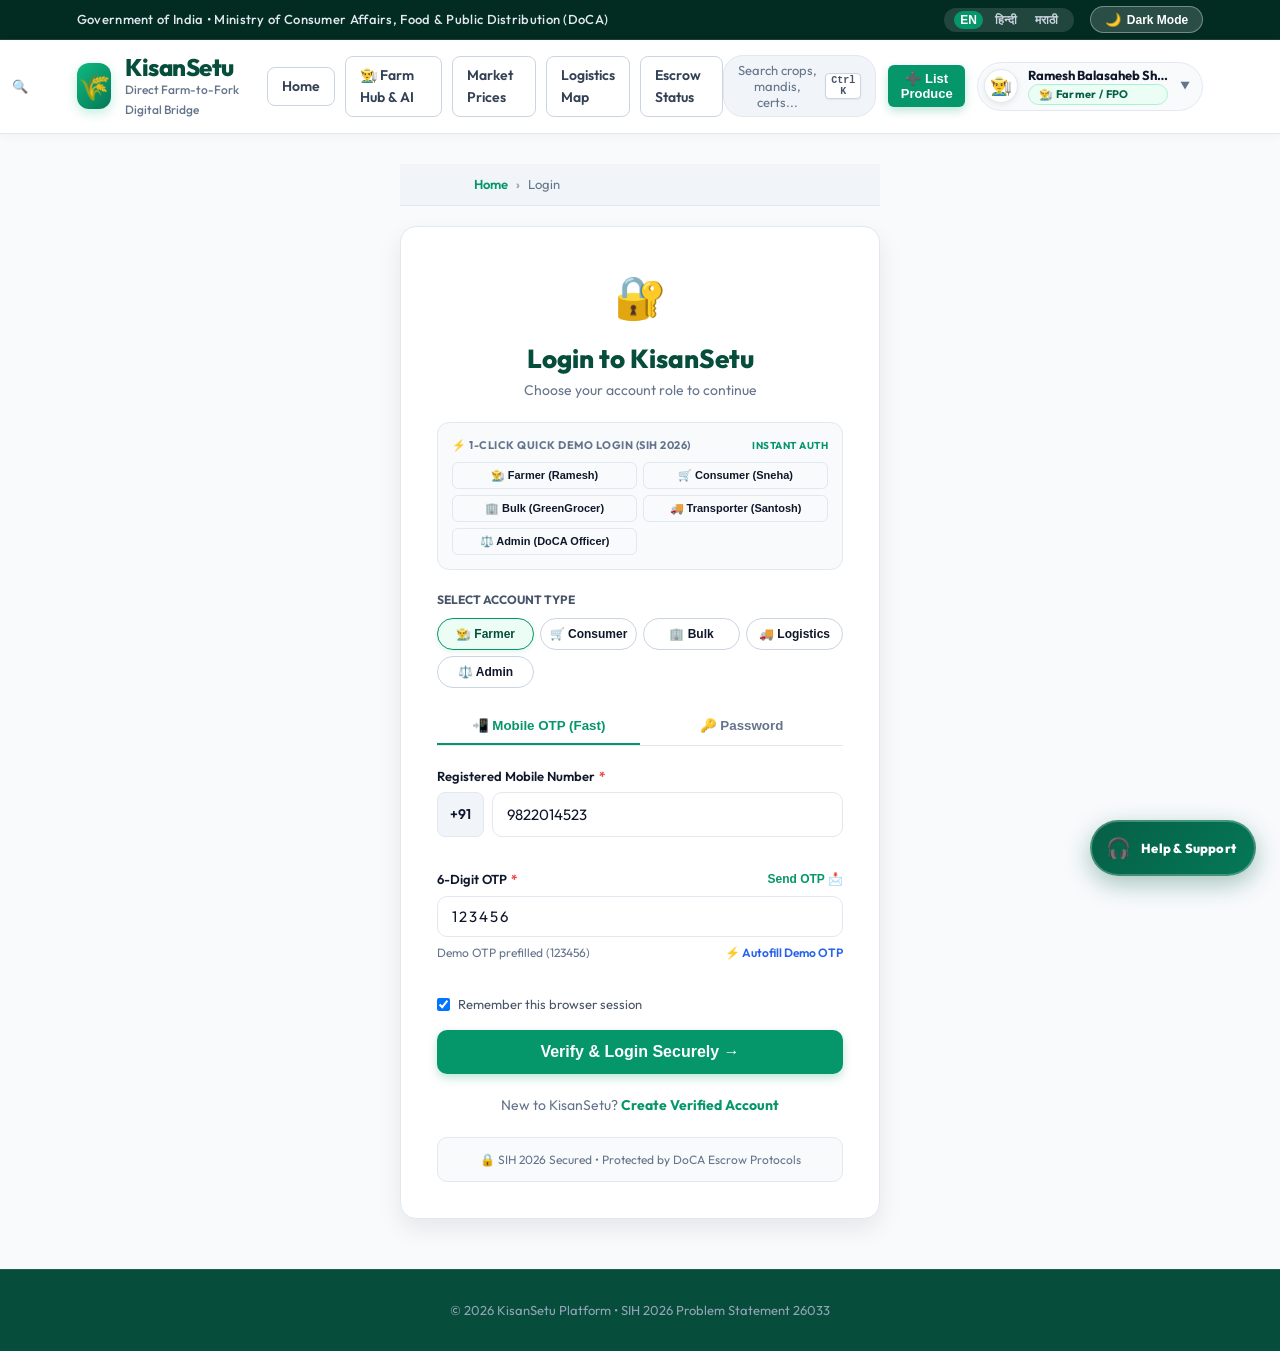
<file: login.html>
<!DOCTYPE html>
<html lang="en">
<head>
    <meta charset="UTF-8">
    <meta name="viewport" content="width=device-width, initial-scale=1.0">
    <title>Login | KisanSetu (SIH 2026 PS 26033)</title>
    <link rel="stylesheet" href="css/style.css?v=2.4">
    <link rel="stylesheet" href="style.css?v=2.4">
</head>
<body>

    <!-- TOP GOVERNMENT BAR -->
    <div class="gov-top-bar">
        <div class="gov-emblem">
            <span>Government of India • Ministry of Consumer Affairs, Food & Public Distribution (DoCA)</span>
        </div>
        <div class="top-bar-right">
            <div class="lang-selector">
                <button class="lang-btn active" data-lang="en">EN</button>
                <button class="lang-btn" data-lang="hi">हिन्दी</button>
                <button class="lang-btn" data-lang="mr">मराठी</button>
            </div>
        </div>
    </div>

    <!-- MAIN HEADER -->
    <header class="main-header">
        <a href="index.html" class="brand-logo">
            <div class="brand-icon-box">🌾</div>
            <div>
                <h1 class="brand-title">KisanSetu</h1>
                <p class="brand-tagline">Direct Farm-to-Fork Digital Bridge</p>
            </div>
        </a>

        <nav class="nav-links">
            <a href="index.html" class="nav-link">Home</a>
            <a href="marketplace.html" class="nav-link">Marketplace</a>
            <a href="farmer-dashboard.html" class="nav-link">AI Forecast</a>
            <a href="logistics.html" class="nav-link">Logistics Map</a>
            <a href="admin-escrow.html" class="nav-link">Escrow Ledger</a>
        </nav>

        <div class="header-actions">
            <a href="register.html" class="btn btn-primary btn-sm">Register New Account</a>
        </div>
    </header>

    <!-- LOGIN SECTION -->
    <section class="login-section" style="padding: 30px 20px 50px; display: flex; flex-direction: column; justify-content: center; align-items: center; min-height: 75vh;">
        <!-- BREADCRUMBS NAVIGATION -->
        <nav class="breadcrumbs" aria-label="Breadcrumb" style="margin-bottom: 20px; width: 100%; max-width: 480px;">
            <ol>
                <li><a href="index.html">Home</a></li>
                <li aria-current="page">Login</li>
            </ol>
        </nav>

        <div class="login-container" style="background: white; border-radius: 16px; border: 1px solid var(--border); box-shadow: var(--shadow-lg); width: 100%; max-width: 480px; padding: 36px;">
            
            <div class="login-heading" style="text-align: center; margin-bottom: 20px;">
                <div style="font-size: 42px; margin-bottom: 8px;">🔐</div>
                <h2 style="font-size: 26px; font-weight: 800; color: var(--primary-deep);">Login to KisanSetu</h2>
                <p style="font-size: 14px; color: var(--text-muted);">Choose your account role to continue</p>
            </div>

            <!-- 1-Click Quick Demo Login Box for Hackathon Evaluators -->
            <div style="background: #f8fafc; border: 1px solid var(--border); border-radius: 12px; padding: 14px; margin-bottom: 20px;">
                <div style="font-size: 11px; font-weight: 700; color: #64748b; text-transform: uppercase; letter-spacing: 0.5px; margin-bottom: 8px; display: flex; justify-content: space-between; align-items: center;">
                    <span>⚡ 1-CLICK QUICK DEMO LOGIN (SIH 2026)</span>
                    <span style="color: #059669; font-size: 10px;">Instant Auth</span>
                </div>
                <div style="display: grid; grid-template-columns: repeat(auto-fit, minmax(130px, 1fr)); gap: 6px;">
                    <button type="button" class="btn btn-sm btn-outline" style="font-size: 11px; padding: 6px; text-align: left;" onclick="quickDemoLogin('farmer')">
                        👨‍🌾 Farmer (Ramesh)
                    </button>
                    <button type="button" class="btn btn-sm btn-outline" style="font-size: 11px; padding: 6px; text-align: left;" onclick="quickDemoLogin('consumer')">
                        🛒 Consumer (Sneha)
                    </button>
                    <button type="button" class="btn btn-sm btn-outline" style="font-size: 11px; padding: 6px; text-align: left;" onclick="quickDemoLogin('bulk')">
                        🏢 Bulk (GreenGrocer)
                    </button>
                    <button type="button" class="btn btn-sm btn-outline" style="font-size: 11px; padding: 6px; text-align: left;" onclick="quickDemoLogin('logistics')">
                        🚚 Transporter (Santosh)
                    </button>
                    <button type="button" class="btn btn-sm btn-outline" style="font-size: 11px; padding: 6px; text-align: left;" onclick="quickDemoLogin('admin')">
                        ⚖️ Admin (DoCA Officer)
                    </button>
                </div>
            </div>

            <!-- Role Selector Tabs -->
            <div style="margin-bottom: 20px;">
                <label style="font-size: 12px; font-weight: 700; color: #475569; display: block; margin-bottom: 8px;">SELECT ACCOUNT TYPE</label>
                <div style="display: grid; grid-template-columns: repeat(auto-fit, minmax(85px, 1fr)); gap: 6px;" id="roleSelector">
                    <button type="button" class="pill-btn active" data-role="farmer" style="text-align:center; padding:8px 4px; font-size:12px;" onclick="setLoginRole('farmer', this)">
                        👨‍🌾 Farmer
                    </button>
                    <button type="button" class="pill-btn" data-role="consumer" style="text-align:center; padding:8px 4px; font-size:12px;" onclick="setLoginRole('consumer', this)">
                        🛒 Consumer
                    </button>
                    <button type="button" class="pill-btn" data-role="bulk" style="text-align:center; padding:8px 4px; font-size:12px;" onclick="setLoginRole('bulk', this)">
                        🏢 Bulk
                    </button>
                    <button type="button" class="pill-btn" data-role="logistics" style="text-align:center; padding:8px 4px; font-size:12px;" onclick="setLoginRole('logistics', this)">
                        🚚 Logistics
                    </button>
                    <button type="button" class="pill-btn" data-role="admin" style="text-align:center; padding:8px 4px; font-size:12px;" onclick="setLoginRole('admin', this)">
                        ⚖️ Admin
                    </button>
                </div>
            </div>

            <!-- Auth Mode Switcher (Password vs Instant OTP) -->
            <div style="display: flex; border-bottom: 1px solid var(--border); margin-bottom: 20px;">
                <button type="button" id="tabOtp" onclick="setAuthMethod('otp')" style="flex: 1; padding: 10px; background: none; border: none; border-bottom: 2px solid var(--primary); font-weight: 700; color: var(--primary); cursor: pointer;">
                    📲 Mobile OTP (Fast)
                </button>
                <button type="button" id="tabPass" onclick="setAuthMethod('password')" style="flex: 1; padding: 10px; background: none; border: none; border-bottom: 2px solid transparent; font-weight: 600; color: var(--text-muted); cursor: pointer;">
                    🔑 Password
                </button>
            </div>

            <form id="loginForm" onsubmit="handleLoginSubmit(event)" novalidate style="display: flex; flex-direction: column; gap: 16px;">
                <div class="form-group">
                    <label for="mobileInput" class="form-label">
                        Registered Mobile Number <span class="required-indicator" aria-hidden="true">*</span>
                    </label>
                    <div style="display: flex; gap: 8px;">
                        <span style="background: #f1f5f9; border: 1px solid var(--border); padding: 10px 12px; border-radius: 8px; font-weight: 600; font-size: 14px; display: flex; align-items: center;">+91</span>
                        <input type="tel" id="mobileInput" class="form-input" value="9822014523" maxlength="10" required placeholder="Enter 10-digit mobile number" style="flex: 1;" onblur="validateField('mobileInput', { required: true, pattern: /^[6-9]\d{9}$/, patternMsg: 'Please enter a valid 10-digit Indian mobile number' })" aria-required="true">
                    </div>
                    <div class="form-error" id="mobileInput-error" role="alert" style="display:none;"></div>
                </div>

                <!-- OTP Field Section -->
                <div id="otpSection" class="form-group">
                    <div style="display: flex; justify-content: space-between; align-items: center; margin-bottom: 6px;">
                        <label for="otpInput" class="form-label" style="margin-bottom:0;">
                            6-Digit OTP <span class="required-indicator" aria-hidden="true">*</span>
                        </label>
                        <button type="button" id="sendOtpBtn" onclick="simulateSendOtp()" style="background: none; border: none; color: var(--primary); font-size: 12px; font-weight: 700; cursor: pointer;">
                            Send OTP 📩
                        </button>
                    </div>
                    <input type="text" id="otpInput" class="form-input" maxlength="6" value="123456" placeholder="Enter 6-digit OTP (demo: 123456)" style="width: 100%; letter-spacing: 2px;" onblur="if(authMethod==='otp') validateField('otpInput', { required: true, pattern: /^\d{6}$/, patternMsg: 'Please enter the 6-digit OTP' })">
                    <div class="form-error" id="otpInput-error" role="alert" style="display:none;"></div>
                    <div style="display: flex; justify-content: space-between; margin-top: 6px; font-size: 12px;">
                        <span id="otpTimer" style="color: var(--text-muted);">Demo OTP prefilled (123456)</span>
                        <a href="javascript:void(0)" onclick="autofillDemoOtp()" style="color: #2563eb; font-weight: 600; text-decoration: none;">⚡ Autofill Demo OTP</a>
                    </div>
                </div>

                <!-- Password Field Section (Initially Hidden) -->
                <div id="passwordSection" class="form-group" style="display: none;">
                    <div style="display: flex; justify-content: space-between; margin-bottom: 6px;">
                        <label for="passwordInput" class="form-label" style="margin-bottom:0;">
                            Password <span class="required-indicator" aria-hidden="true">*</span>
                        </label>
                        <a href="#" style="font-size: 12px; color: var(--primary); text-decoration: none;">Forgot?</a>
                    </div>
                    <input type="password" id="passwordInput" class="form-input" placeholder="Enter password (any demo password)" value="password123" style="width: 100%;" onblur="if(authMethod==='password') validateField('passwordInput', { required: true, minLength: 6, minLengthMsg: 'Password must be at least 6 characters' })">
                    <div class="form-error" id="passwordInput-error" role="alert" style="display:none;"></div>
                </div>

                <div style="display: flex; align-items: center; gap: 8px; font-size: 13px; color: #475569;">
                    <input type="checkbox" id="rememberMe" checked>
                    <label for="rememberMe">Remember this browser session</label>
                </div>

                <button type="submit" class="btn btn-primary" style="width: 100%; padding: 13px; font-size: 16px;">
                    Verify & Login Securely →
                </button>
            </form>

            <div style="text-align: center; margin-top: 20px; font-size: 14px; color: var(--text-muted);">
                New to KisanSetu? <a href="register.html" style="color: var(--primary); font-weight: 700; text-decoration: none;">Create Verified Account</a>
            </div>

            <div style="background: #f8fafc; border-radius: 10px; padding: 12px; margin-top: 20px; font-size: 12px; color: #64748b; text-align: center; border: 1px solid var(--border);">
                🔒 SIH 2026 Secured • Protected by DoCA Escrow Protocols
            </div>

        </div>
    </section>

    <!-- FOOTER -->
    <footer class="main-footer" style="padding: 30px 6%;">
        <div class="footer-bottom" style="border: none; padding: 0;">
            <p>© 2026 KisanSetu Platform • SIH 2026 Problem Statement 26033</p>
        </div>
    </footer>

    <script src="js/data-store.js"></script>
    <script src="js/script.js?v=2.4"></script>
    <script>
        let currentRole = 'farmer';
        let authMethod = 'otp';

        const ROLE_PHONES = {
            farmer: '9822014523',
            consumer: '9823419082',
            bulk: '9890123456',
            logistics: '9823671234',
            admin: '9800012345'
        };

        function setLoginRole(role, btn) {
            currentRole = role;
            document.querySelectorAll('#roleSelector .pill-btn').forEach(b => b.classList.remove('active'));
            if (btn) btn.classList.add('active');
            if (ROLE_PHONES[role]) {
                document.getElementById('mobileInput').value = ROLE_PHONES[role];
            }
        }

        function quickDemoLogin(roleKey) {
            if (window.kisanStore) {
                window.kisanStore.switchUserRole(roleKey);
                const user = window.kisanStore.getCurrentUser();
                showToast(`Authenticated as ${user.roleBadge}! Redirecting...`, 'success');
                setTimeout(() => {
                    window.location.href = user.primaryUrl || 'index.html';
                }, 400);
            }
        }

        function setAuthMethod(method) {
            authMethod = method;
            const tabOtp = document.getElementById('tabOtp');
            const tabPass = document.getElementById('tabPass');
            const otpSec = document.getElementById('otpSection');
            const passSec = document.getElementById('passwordSection');

            if (method === 'otp') {
                tabOtp.style.borderBottom = '2px solid var(--primary)';
                tabOtp.style.color = 'var(--primary)';
                tabPass.style.borderBottom = '2px solid transparent';
                tabPass.style.color = 'var(--text-muted)';
                otpSec.style.display = 'block';
                passSec.style.display = 'none';
            } else {
                tabPass.style.borderBottom = '2px solid var(--primary)';
                tabPass.style.color = 'var(--primary)';
                tabOtp.style.borderBottom = '2px solid transparent';
                tabOtp.style.color = 'var(--text-muted)';
                otpSec.style.display = 'none';
                passSec.style.display = 'block';
            }
        }

        function simulateSendOtp() {
            const mobile = document.getElementById('mobileInput').value;
            if (mobile.length !== 10) {
                showToast('Please enter a valid 10-digit mobile number', 'error');
                return;
            }
            showToast('OTP sent successfully to +91 ' + mobile + '! (Demo: 123456)', 'success');
            document.getElementById('otpTimer').innerText = 'OTP active (valid for 5 mins)';
        }

        function autofillDemoOtp() {
            document.getElementById('otpInput').value = '123456';
            showToast('Demo OTP 123456 autofilled!', 'success');
        }

        function handleLoginSubmit(e) {
            e.preventDefault();
            const isMobileValid = validateField('mobileInput', { required: true, pattern: /^[6-9]\d{9}$/, patternMsg: 'Please enter a valid 10-digit Indian mobile number' });
            if (!isMobileValid) {
                showToast('Please enter a valid 10-digit mobile number', 'error');
                return;
            }

            if (authMethod === 'otp') {
                const isOtpValid = validateField('otpInput', { required: true, pattern: /^\d{6}$/, patternMsg: 'Please enter the 6-digit OTP' });
                if (!isOtpValid) {
                    showToast('Please enter the 6-digit OTP (demo: 123456)', 'error');
                    return;
                }
            } else {
                const isPassValid = validateField('passwordInput', { required: true, minLength: 6, minLengthMsg: 'Password must be at least 6 characters' });
                if (!isPassValid) {
                    showToast('Please enter your account password', 'error');
                    return;
                }
            }

            const mobile = document.getElementById('mobileInput').value;
            if (window.kisanStore) {
                window.kisanStore.switchUserRole(currentRole);
                const user = window.kisanStore.getCurrentUser();
                user.phone = mobile;
                window.kisanStore.setCurrentUser(user);

                showToast(`Welcome back! Logged in as ${user.roleBadge}`, 'success');

                setTimeout(() => {
                    window.location.href = user.primaryUrl || 'index.html';
                }, 600);
            }
        }
    </script>
</body>
</html>
</file>
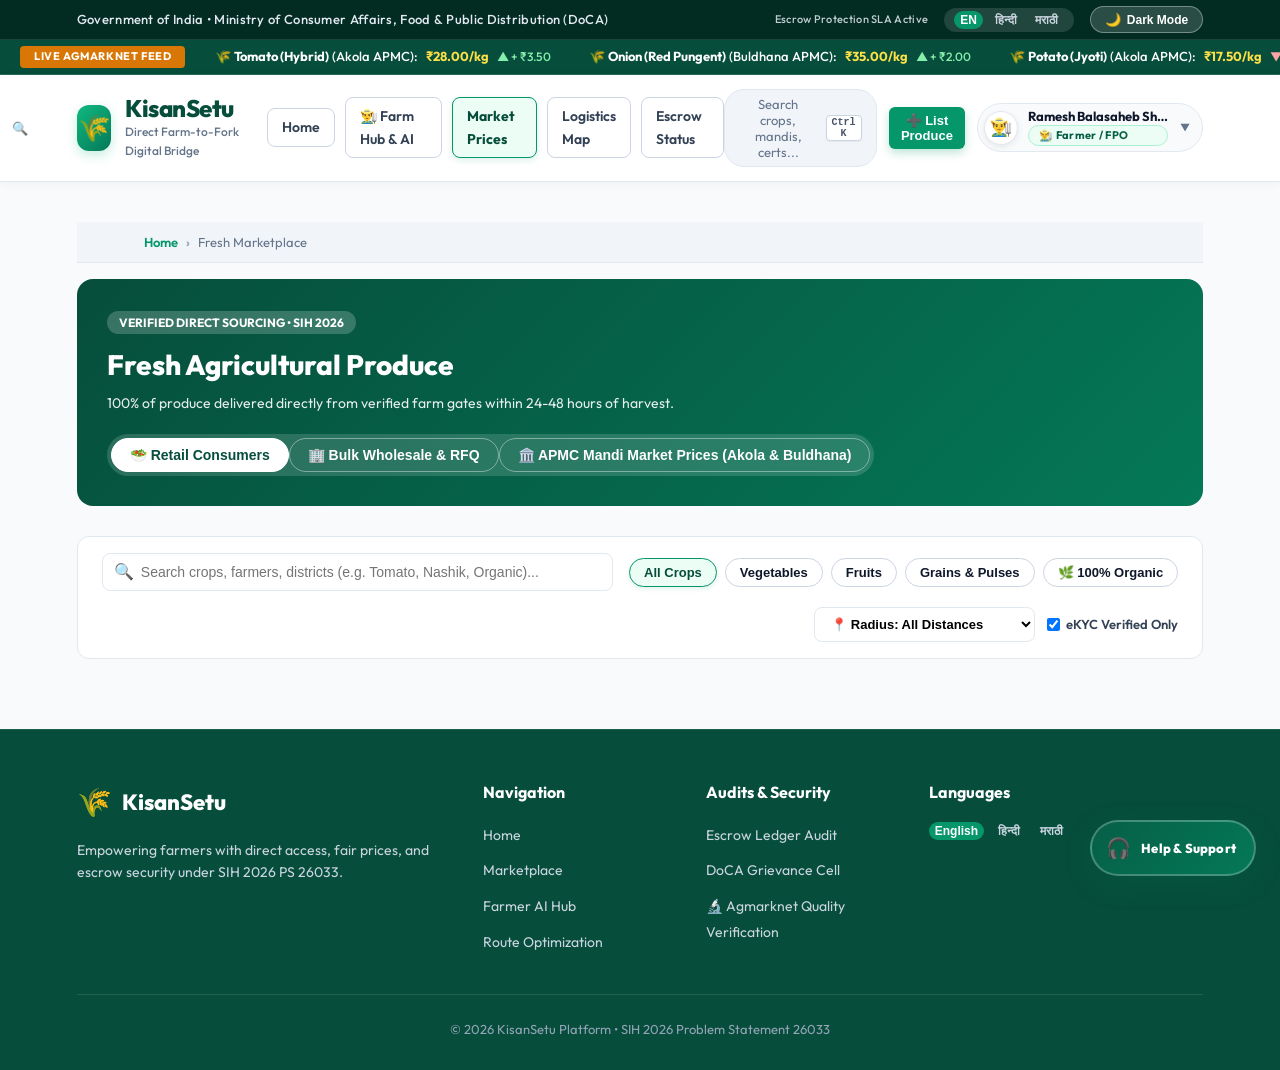
<file: marketplace.html>
<!DOCTYPE html>
<html lang="en">
<head>
    <meta charset="UTF-8">
    <meta name="viewport" content="width=device-width, initial-scale=1.0">
    <title>Fresh Marketplace | KisanSetu (SIH 2026 PS 26033)</title>
    <link rel="stylesheet" href="css/style.css?v=2.4">
    <link rel="stylesheet" href="style.css?v=2.4">
</head>
<body>

    <!-- TOP GOVERNMENT EMBLEM BAR -->
    <div class="gov-top-bar">
        <div class="gov-emblem">
            <span>Government of India • Ministry of Consumer Affairs, Food & Public Distribution (DoCA)</span>
        </div>
        <div class="top-bar-right">
            <span style="font-size: 11px; opacity: 0.85;">Escrow Protection SLA Active</span>
            <div class="lang-selector">
                <button class="lang-btn active" data-lang="en">EN</button>
                <button class="lang-btn" data-lang="hi">हिन्दी</button>
                <button class="lang-btn" data-lang="mr">मराठी</button>
            </div>
        </div>
    </div>

    <!-- MANDI TICKER -->
    <div class="mandi-ticker-bar">
        <div class="ticker-label">LIVE AGMARKNET FEED</div>
        <div class="ticker-track" id="tickerTrack"></div>
    </div>

    <!-- MAIN HEADER -->
    <header class="main-header">
        <a href="index.html" class="brand-logo">
            <div class="brand-icon-box">🌾</div>
            <div>
                <h1 class="brand-title">KisanSetu</h1>
                <p class="brand-tagline">Direct Farm-to-Fork Digital Bridge</p>
            </div>
        </a>

        <nav class="nav-links">
            <a href="index.html" class="nav-link">Home</a>
            <a href="marketplace.html" class="nav-link active">Marketplace</a>
            <a href="farmer-dashboard.html" class="nav-link">AI Forecast</a>
            <a href="logistics.html" class="nav-link">Smart Logistics</a>
            <a href="admin-escrow.html" class="nav-link">Escrow Ledger</a>
        </nav>

        <div class="header-actions">
            <button class="btn btn-outline btn-sm" onclick="openCertVerificationModal()" style="border-color:#059669; color:#059669; font-weight:700; display:inline-flex; align-items:center; gap:5px;" title="Verify AGMARK & NABL Quality Inspection Certificates">
                🔬 Verify Certificate
            </button>
            <button class="cart-indicator" onclick="openCartDrawer()">
                🛒 <span>Cart</span>
                <span class="cart-badge" id="cartBadge">0</span>
            </button>
            <a href="farmer-dashboard.html" class="btn btn-secondary btn-sm">👨‍🌾 Farmer Dashboard</a>
        </div>
    </header>

    <!-- MARKETPLACE HERO BANNER -->
    <main class="marketplace-container">
        <!-- BREADCRUMBS NAVIGATION -->
        <nav class="breadcrumbs" aria-label="Breadcrumb" style="margin-bottom: 16px;">
            <ol>
                <li><a href="index.html">Home</a></li>
                <li aria-current="page">Fresh Marketplace</li>
            </ol>
        </nav>

        <div class="market-header-banner">
            <div>
                <span style="background: rgba(255,255,255,0.2); padding: 4px 12px; border-radius: 20px; font-size: 12px; font-weight: 700; text-transform: uppercase;">
                    Verified Direct Sourcing • SIH 2026
                </span>
                <h2 style="font-size: 28px; font-weight: 800; margin: 8px 0 4px;">Fresh Agricultural Produce</h2>
                <p style="font-size: 14px; opacity: 0.9;">100% of produce delivered directly from verified farm gates within 24-48 hours of harvest.</p>
            </div>

            <!-- Mode Switcher: Retail vs Wholesale Bulk vs APMC Mandi Market Prices -->
            <div class="market-mode-toggle">
                <button class="mode-btn active" id="btnModeRetail" onclick="switchMarketMode('retail')">
                    🥗 Retail Consumers
                </button>
                <button class="mode-btn" id="btnModeBulk" onclick="switchMarketMode('bulk')">
                    🏢 Bulk Wholesale & RFQ
                </button>
                <button class="mode-btn" id="btnModeMandi" onclick="switchMarketMode('mandi')">
                    🏛️ APMC Mandi Market Prices (Akola & Buldhana)
                </button>
            </div>
        </div>

        <!-- FILTERS & SEARCH TOOLBAR -->
        <div class="filters-bar">
            <div class="search-input-wrap" style="position: relative;">
                <span class="search-icon">🔍</span>
                <input type="text" id="searchInput" placeholder="Search crops, farmers, districts (e.g. Tomato, Nashik, Organic)..." oninput="applyFilters()" aria-label="Search crops, farmers, districts" autocomplete="off">
            </div>

            <div class="filter-pills">
                <button class="pill-btn active" data-cat="all" onclick="filterCategory('all', this)">All Crops</button>
                <button class="pill-btn" data-cat="veg" onclick="filterCategory('veg', this)">Vegetables</button>
                <button class="pill-btn" data-cat="fruits" onclick="filterCategory('fruits', this)">Fruits</button>
                <button class="pill-btn" data-cat="grains" onclick="filterCategory('grains', this)">Grains & Pulses</button>
                <button class="pill-btn" data-cat="organic" onclick="filterCategory('organic', this)">🌿 100% Organic</button>
            </div>

            <div style="display: flex; gap: 12px; align-items: center; margin-left: auto; flex-wrap: wrap;">
                <select id="proximityFilter" onchange="applyFilters()" style="padding: 8px 12px; border-radius: 8px; border: 1.5px solid var(--border); font-size: 13px; font-weight: 600; outline: none; background: white;">
                    <option value="all">📍 Radius: All Distances</option>
                    <option value="25">📍 Within 25 km (Local Hub)</option>
                    <option value="50">📍 Within 50 km (Regional)</option>
                </select>

                <label style="display: flex; align-items: center; gap: 6px; font-size: 13px; font-weight: 600; color: #334155; cursor: pointer;">
                    <input type="checkbox" id="verifiedOnly" onchange="applyFilters()" checked>
                    <span>eKYC Verified Only</span>
                </label>
            </div>
        </div>

        <!-- BULK RFQ ACTION BAR (Visible in Bulk Mode) -->
        <div id="bulkRfqBar" style="display: none; background: #eff6ff; border: 1px solid #bfdbfe; border-radius: 12px; padding: 20px; margin-bottom: 26px; justify-content: space-between; align-items: center; flex-wrap: wrap; gap: 16px;">
            <div>
                <span style="background: #2563eb; color: white; font-size: 11px; font-weight: 700; padding: 2px 8px; border-radius: 10px;">COMMERCIAL BUYER SPECIAL</span>
                <h3 style="font-size: 18px; color: #1e40af; margin-top: 4px;">Need Large Volumes? Post a Request for Quote (RFQ)</h3>
                <p style="font-size: 13px; color: #3b82f6;">Farmers & FPOs will directly bid competitive rates to fulfill your commercial requirement.</p>
            </div>
            <button class="btn btn-accent" onclick="openNewRfqModal()">
                📝 Post New RFQ Requirement
            </button>
        </div>

        <!-- PRODUCTS GRID -->
        <div class="products-grid" id="productsGrid">
            <!-- Populated dynamically via renderProducts() -->
        </div>

        <!-- APMC MANDI MARKET PRICES SECTION (Visible in Mandi Mode) -->
        <div id="mandiRatesSection" style="display: none; margin-top: 10px;">
            <!-- Mandi Stats Banner -->
            <div style="display: grid; grid-template-columns: repeat(auto-fit, minmax(220px, 1fr)); gap: 16px; margin-bottom: 24px;">
                <div style="background: white; border-radius: 12px; padding: 18px; border: 1px solid var(--border); border-top: 4px solid #059669;">
                    <div style="font-size: 11px; font-weight: 700; color: #64748b; text-transform: uppercase;">MONITORED TERMINALS</div>
                    <div style="font-size: 24px; font-weight: 800; color: #064e3b; margin-top: 4px;">Akola & Buldhana APMCs</div>
                    <div style="font-size: 12px; color: #059669; margin-top: 2px;">Amravati Division, Maharashtra</div>
                </div>
                <div style="background: white; border-radius: 12px; padding: 18px; border: 1px solid var(--border); border-top: 4px solid #d97706;">
                    <div style="font-size: 11px; font-weight: 700; color: #64748b; text-transform: uppercase;">HISTORICAL DATASET</div>
                    <div style="font-size: 24px; font-weight: 800; color: #b45309; margin-top: 4px;">60 Days (217 Records)</div>
                    <div style="font-size: 12px; color: #d97706; margin-top: 2px;">10 Jul 2026 – 09 Sep 2026 Daily Rates</div>
                </div>
                <div style="background: white; border-radius: 12px; padding: 18px; border: 1px solid var(--border); border-top: 4px solid #2563eb;">
                    <div style="font-size: 11px; font-weight: 700; color: #64748b; text-transform: uppercase;">DATA SOURCE & INTEGRATION</div>
                    <div style="font-size: 24px; font-weight: 800; color: #1e40af; margin-top: 4px;">Agmarknet Live API</div>
                    <div style="font-size: 12px; color: #2563eb; margin-top: 2px;">data.gov.in (Resource 9ef84268)</div>
                </div>
                <div style="background: white; border-radius: 12px; padding: 18px; border: 1px solid var(--border); border-top: 4px solid #7c3aed;">
                    <div style="font-size: 11px; font-weight: 700; color: #64748b; text-transform: uppercase;">TOP GAINERS (60D)</div>
                    <div style="font-size: 24px; font-weight: 800; color: #5b21b6; margin-top: 4px;">Tomato (+93%) • Onion (+94%)</div>
                    <div style="font-size: 12px; color: #7c3aed; margin-top: 2px;">Festival & Kharif Season Spike</div>
                </div>
            </div>

            <!-- Mandi Filter Toolbar -->
            <div style="background: white; border-radius: 12px; border: 1px solid var(--border); padding: 16px; margin-bottom: 20px; display: flex; flex-wrap: wrap; gap: 14px; align-items: center; justify-content: space-between;">
                <div style="display: flex; gap: 12px; align-items: center; flex-wrap: wrap;">
                    <label style="font-size: 13px; font-weight: 700; color: #334155;">📍 Select APMC Mandi:</label>
                    <select id="mandiFilterMandi" onchange="renderMandiTable()" style="padding: 8px 14px; border: 1.5px solid var(--border); border-radius: 8px; font-weight: 700; font-size: 13px; background: white; outline: none;">
                        <option value="all">All Mandis (Akola & Buldhana)</option>
                        <option value="Akola APMC">Akola APMC (Amravati)</option>
                        <option value="Buldhana APMC">Buldhana APMC (Amravati)</option>
                    </select>

                    <label style="font-size: 13px; font-weight: 700; color: #334155; margin-left: 6px;">🌾 Commodity:</label>
                    <select id="mandiFilterCrop" onchange="renderMandiTable()" style="padding: 8px 14px; border: 1.5px solid var(--border); border-radius: 8px; font-weight: 700; font-size: 13px; background: white; outline: none;">
                        <option value="all">All Commodities (7 Crops)</option>
                        <option value="Tomato">Tomato (Hybrid)</option>
                        <option value="Onion">Onion (Red Pungent Kharif)</option>
                        <option value="Potato">Potato (Jyoti)</option>
                        <option value="Wheat">Wheat (Sharbati)</option>
                        <option value="Soybean">Soybean (Yellow Gr. A)</option>
                        <option value="Cauliflower">Cauliflower (Snowball)</option>
                        <option value="Red Chilli">Red Chilli (Byadagi Dry)</option>
                    </select>
                </div>

                <div style="display: flex; gap: 10px; align-items: center;">
                    <input type="text" id="mandiSearchInput" placeholder="Filter by date, crop..." oninput="renderMandiTable()" style="padding: 8px 14px; border: 1.5px solid var(--border); border-radius: 8px; font-size: 13px; outline: none; width: 220px;">
                    <button class="btn btn-outline btn-sm" onclick="resetMandiFilters()" style="padding: 8px 12px; font-size: 12px;">Reset</button>
                </div>
            </div>

            <!-- Mandi Rates Table -->
            <div class="custom-table-wrap" style="background: white; border-radius: 12px; border: 1px solid var(--border); overflow: hidden;">
                <table class="custom-table" style="margin: 0;">
                    <thead>
                        <tr>
                            <th>Date</th>
                            <th>APMC Mandi & District</th>
                            <th>Commodity & Variety</th>
                            <th>Min (₹/kg)</th>
                            <th>Max (₹/kg)</th>
                            <th style="background: #f0fdf4; color: #065f46;">Modal Price (₹/kg)</th>
                            <th>Modal (₹/Quintal)</th>
                            <th>Arrivals (Qtl)</th>
                            <th>24h Trend</th>
                            <th>AI Forecast</th>
                        </tr>
                    </thead>
                    <tbody id="mandiRatesTableBody">
                        <!-- Populated dynamically via renderMandiTable() -->
                    </tbody>
                </table>
            </div>
        </div>

        <!-- OPEN RFQ LIST (Visible in Bulk Mode) -->
        <div id="bulkRfqSection" style="display: none; margin-top: 40px;">
            <div class="section-head" style="text-align: left; margin-bottom: 20px;">
                <span class="section-badge">REVERSE AUCTION SYSTEM</span>
                <h2>Active Bulk Buyer RFQs & Farmer Quotes</h2>
                <p>Commercial requirements currently receiving competitive farm bids.</p>
            </div>
            <div class="custom-table-wrap">
                <table class="custom-table">
                    <thead>
                        <tr>
                            <th>RFQ ID</th>
                            <th>Buyer Organization</th>
                            <th>Crop Required</th>
                            <th>Quantity</th>
                            <th>Price Ceiling</th>
                            <th>Farmer Bids Received</th>
                            <th>Status</th>
                        </tr>
                    </thead>
                    <tbody id="rfqTableBody">
                        <!-- Populated via renderRFQs() -->
                    </tbody>
                </table>
            </div>
        </div>
    </main>

    <!-- CART & ESCROW CHECKOUT DRAWER -->
    <div class="modal-overlay" id="cartDrawerOverlay">
        <div class="modal-box" style="max-width: 580px;">
            <button class="modal-close-btn" onclick="closeCartDrawer()">✕</button>
            <div style="display: flex; align-items: center; gap: 10px; margin-bottom: 12px;">
                <span style="background: #d1fae5; color: #065f46; font-weight: 700; font-size: 11px; padding: 3px 8px; border-radius: 12px;">ESCROW PROTECTED CART</span>
            </div>
            <h3 class="modal-title">Your Order Summary</h3>
            <p style="font-size: 13px; color: var(--text-muted); margin-bottom: 16px;">
                Funds are held in secure escrow nodal account and only released to farmers after successful delivery confirmation.
            </p>

            <div id="cartItemsList" style="display: flex; flex-direction: column; gap: 12px; max-height: 220px; overflow-y: auto; margin-bottom: 16px;">
                <!-- Cart items rendered here -->
            </div>

            <!-- Itemized Escrow Summary -->
            <div class="itemized-card" id="cartSummaryBox">
                <div class="itemized-row">
                    <span>Direct Farmer Payout (Gross):</span>
                    <strong id="cartFarmerTotal">₹0.00</strong>
                </div>
                <div class="itemized-row">
                    <span>Consolidated Route Logistics:</span>
                    <strong id="cartLogisticsTotal">₹0.00</strong>
                </div>
                <div class="itemized-row">
                    <span>Platform Fee (3.5%):</span>
                    <strong id="cartPlatformTotal">₹0.00</strong>
                </div>
                <div class="itemized-row highlight">
                    <span>Total Payable (Held in Escrow):</span>
                    <span id="cartGrandTotal">₹0.00</span>
                </div>
            </div>

            <!-- Checkout Form -->
            <form id="checkoutForm" onsubmit="handleCheckout(event)" novalidate style="display: flex; flex-direction: column; gap: 12px;">
                <div style="display: grid; grid-template-columns: 1fr 1fr; gap: 10px;">
                    <div class="form-group">
                        <label for="chkName" class="form-label">Delivery Name <span class="required-indicator" aria-hidden="true">*</span></label>
                        <input type="text" id="chkName" class="form-input" required value="Sneha Kulkarni" onblur="validateField('chkName', { required: true, minLength: 3, requiredMsg: 'Please enter delivery recipient name' })" aria-required="true">
                        <div class="form-error" id="chkName-error" role="alert" style="display:none;"></div>
                    </div>
                    <div class="form-group">
                        <label for="chkPhone" class="form-label">Phone (for OTP) <span class="required-indicator" aria-hidden="true">*</span></label>
                        <input type="tel" id="chkPhone" class="form-input" required value="9823419082" maxlength="10" onblur="validateField('chkPhone', { required: true, pattern: /^[6-9]\d{9}$/, patternMsg: 'Please enter a valid 10-digit mobile number' })" aria-required="true">
                        <div class="form-error" id="chkPhone-error" role="alert" style="display:none;"></div>
                    </div>
                </div>

                <div class="form-group">
                    <label for="chkAddress" class="form-label">Delivery Address <span class="required-indicator" aria-hidden="true">*</span></label>
                    <input type="text" id="chkAddress" class="form-input" required value="Flat 402, Green Meadows, Baner, Pune - 411045" onblur="validateField('chkAddress', { required: true, minLength: 8, requiredMsg: 'Please enter a complete delivery address' })" aria-required="true">
                    <div class="form-error" id="chkAddress-error" role="alert" style="display:none;"></div>
                </div>

                <div style="display: grid; grid-template-columns: 1fr 1fr; gap: 10px;">
                    <div class="form-group">
                        <label for="chkSlot" class="form-label">Preferred Slot</label>
                        <select id="chkSlot" class="form-select" style="width: 100%; padding: 8px 10px; border: 1px solid var(--border); border-radius: 6px; font-size: 13px; background: white;">
                            <option>Early Morning (7 AM - 10 AM)</option>
                            <option>Afternoon (1 PM - 4 PM)</option>
                            <option>Evening (5 PM - 8 PM)</option>
                        </select>
                    </div>
                    <div class="form-group">
                        <label for="chkMethod" class="form-label">Payment Mode</label>
                        <select id="chkMethod" class="form-select" style="width: 100%; padding: 8px 10px; border: 1px solid var(--border); border-radius: 6px; font-size: 13px; background: white;">
                            <option value="UPI">UPI (Instant Escrow Hold)</option>
                            <option value="NetBanking">Net Banking / Cards</option>
                            <option value="COD">Cash on Delivery Reconciliation</option>
                            <option value="Invoicing">Commercial Net-30 Invoicing</option>
                        </select>
                    </div>
                </div>

                <button type="submit" class="btn btn-primary" style="width: 100%; padding: 13px; font-size: 15px; margin-top: 6px;">
                    🔐 Authorize & Lock Payment in Escrow →
                </button>
            </form>
        </div>
    </div>

    <!-- POST RFQ MODAL -->
    <div class="modal-overlay" id="newRfqModal">
        <div class="modal-box">
            <button class="modal-close-btn" onclick="closeNewRfqModal()">✕</button>
            <h3 class="modal-title">Post Bulk Requirement (RFQ)</h3>
            <p style="font-size: 13px; color: var(--text-muted); margin-bottom: 16px;">
                Direct reverse auction with verified farmers & FPOs for commercial quantities.
            </p>
            <form onsubmit="handlePostRfq(event)" style="display: flex; flex-direction: column; gap: 12px;">
                <div>
                    <label style="font-size: 13px; font-weight: 600;">Crop Type</label>
                    <select id="rfqCrop" style="width: 100%; padding: 9px; border: 1px solid var(--border); border-radius: 6px;">
                        <option>Tomato (Hybrid Table)</option>
                        <option>Onion (Lasalgaon Red)</option>
                        <option>Potato (Jyoti Fresh)</option>
                        <option>Sharbati Wheat</option>
                        <option>Nagpur Mandarin Oranges</option>
                    </select>
                </div>
                <div style="display: grid; grid-template-columns: 1fr 1fr; gap: 10px;">
                    <div>
                        <label style="font-size: 13px; font-weight: 600;">Quantity (kg)</label>
                        <input type="number" id="rfqQty" min="100" value="1500" required style="width: 100%; padding: 9px; border: 1px solid var(--border); border-radius: 6px;">
                    </div>
                    <div>
                        <label style="font-size: 13px; font-weight: 600;">Max Ceiling Price (₹/kg)</label>
                        <input type="number" id="rfqCeiling" step="0.5" value="23.50" required style="width: 100%; padding: 9px; border: 1px solid var(--border); border-radius: 6px;">
                    </div>
                </div>
                <div>
                    <label style="font-size: 13px; font-weight: 600;">Delivery Destination Hub</label>
                    <input type="text" id="rfqDest" value="Central DC, Viman Nagar, Pune" required style="width: 100%; padding: 9px; border: 1px solid var(--border); border-radius: 6px;">
                </div>
                <div>
                    <label style="font-size: 13px; font-weight: 600;">Delivery Schedule</label>
                    <select id="rfqRecur" style="width: 100%; padding: 9px; border: 1px solid var(--border); border-radius: 6px;">
                        <option>One-time purchase</option>
                        <option>Weekly recurring standing contract</option>
                        <option>Bi-weekly recurring standing contract</option>
                    </select>
                </div>
                <button type="submit" class="btn btn-accent" style="width: 100%; padding: 12px; margin-top: 8px;">
                    Publish RFQ to Registered FPOs & Farmers →
                </button>
            </form>
        </div>
    </div>

    <!-- FOOTER -->
    <footer class="main-footer">
        <div class="footer-grid">
            <div class="footer-col">
                <div style="display:flex; align-items:center; gap:10px; margin-bottom:14px;">
                    <span style="font-size:28px;">🌾</span>
                    <h3 style="color:white; font-size:22px; font-weight:800;">KisanSetu</h3>
                </div>
                <p style="font-size:14px; color:#cbd5e1; line-height:1.6;">
                    Empowering farmers with direct access, fair prices, and escrow security under SIH 2026 PS 26033.
                </p>
            </div>
            <div class="footer-col">
                <h4>Navigation</h4>
                <ul>
                    <li><a href="index.html">Home</a></li>
                    <li><a href="marketplace.html">Marketplace</a></li>
                    <li><a href="farmer-dashboard.html">Farmer AI Hub</a></li>
                    <li><a href="logistics.html">Route Optimization</a></li>
                </ul>
            </div>
            <div class="footer-col">
                <h4>Audits & Security</h4>
                <ul>
                    <li><a href="admin-escrow.html">Escrow Ledger Audit</a></li>
                    <li><a href="#">DoCA Grievance Cell</a></li>
                    <li><a href="javascript:void(0)" onclick="openCertVerificationModal()">🔬 Agmarknet Quality Verification</a></li>
                </ul>
            </div>
            <div class="footer-col">
                <h4>Languages</h4>
                <div style="display:flex; gap:8px;">
                    <button class="lang-btn active" data-lang="en">English</button>
                    <button class="lang-btn" data-lang="hi">हिन्दी</button>
                    <button class="lang-btn" data-lang="mr">मराठी</button>
                </div>
            </div>
        </div>
        <div class="footer-bottom">
            <p>© 2026 KisanSetu Platform • SIH 2026 Problem Statement 26033</p>
        </div>
    </footer>

    <!-- SCRIPTS -->
    <script src="js/data-store.js?v=2.2"></script>
    <script src="js/script.js?v=2.4"></script>
    <script>
        let currentMode = 'retail';
        let currentCategory = 'all';

        document.addEventListener('DOMContentLoaded', () => {
            const params = new URLSearchParams(window.location.search);
            const user = window.kisanStore ? window.kisanStore.getCurrentUser() : null;

            if (params.get('mode') === 'mandi' || params.get('tab') === 'mandi') {
                switchMarketMode('mandi');
            } else if (params.get('mode') === 'bulk' || (user && user.role === 'bulk' && !params.get('mode'))) {
                switchMarketMode('bulk');
            } else {
                renderProducts();
            }

            if (params.get('action') === 'rfq' && typeof openNewRfqModal === 'function') {
                openNewRfqModal();
            }

            if (params.get('cert')) {
                openCertVerificationModal(params.get('cert'));
            } else if (window.location.hash === '#cert' || window.location.hash === '#verify-cert') {
                openCertVerificationModal();
            }

            const curLang = window.kisanStore ? window.kisanStore.getLanguage() : (localStorage.getItem('kisansetu_lang') || 'en');
            if (typeof applyLanguage === 'function') {
                applyLanguage(curLang);
            }
        });

        function switchMarketMode(mode) {
            currentMode = mode;
            const btnRetail = document.getElementById('btnModeRetail');
            const btnBulk = document.getElementById('btnModeBulk');
            const btnMandi = document.getElementById('btnModeMandi');
            const bulkBar = document.getElementById('bulkRfqBar');
            const bulkSection = document.getElementById('bulkRfqSection');
            const filtersBar = document.querySelector('.filters-bar');
            const productsGrid = document.getElementById('productsGrid');
            const mandiSection = document.getElementById('mandiRatesSection');

            [btnRetail, btnBulk, btnMandi].forEach(b => { if (b) b.classList.remove('active'); });

            if (mode === 'bulk') {
                if (btnBulk) btnBulk.classList.add('active');
                if (bulkBar) bulkBar.style.display = 'flex';
                if (bulkSection) bulkSection.style.display = 'block';
                if (filtersBar) filtersBar.style.display = 'flex';
                if (productsGrid) productsGrid.style.display = 'grid';
                if (mandiSection) mandiSection.style.display = 'none';
                renderRFQs();
                renderProducts();
            } else if (mode === 'mandi') {
                if (btnMandi) btnMandi.classList.add('active');
                if (bulkBar) bulkBar.style.display = 'none';
                if (bulkSection) bulkSection.style.display = 'none';
                if (filtersBar) filtersBar.style.display = 'none';
                if (productsGrid) productsGrid.style.display = 'none';
                if (mandiSection) mandiSection.style.display = 'block';
                renderMandiTable();
            } else {
                if (btnRetail) btnRetail.classList.add('active');
                if (bulkBar) bulkBar.style.display = 'none';
                if (bulkSection) bulkSection.style.display = 'none';
                if (filtersBar) filtersBar.style.display = 'flex';
                if (productsGrid) productsGrid.style.display = 'grid';
                if (mandiSection) mandiSection.style.display = 'none';
                renderProducts();
            }
        }

        function filterCategory(cat, btn) {
            currentCategory = cat;
            document.querySelectorAll('.filter-pills .pill-btn').forEach(b => b.classList.remove('active'));
            btn.classList.add('active');
            renderProducts();
        }

        function applyFilters() {
            renderProducts();
        }

        function renderProducts() {
            if (!window.kisanStore) return;
            const grid = document.getElementById('productsGrid');
            if (!grid) return;

            let listings = window.kisanStore.getListings();
            const searchVal = document.getElementById('searchInput').value.toLowerCase();
            const proxVal = document.getElementById('proximityFilter').value;
            const verifiedOnly = document.getElementById('verifiedOnly').checked;

            // Filter logic
            listings = listings.filter(item => {
                if (currentCategory === 'organic' && !item.organic) return false;
                if (currentCategory !== 'all' && currentCategory !== 'organic' && item.category !== currentCategory) return false;
                if (verifiedOnly && !item.kycVerified) return false;

                if (searchVal) {
                    const matchText = (item.crop + ' ' + item.farmerName + ' ' + item.region + ' ' + (item.fpo || '')).toLowerCase();
                    if (!matchText.includes(searchVal)) return false;
                }

                if (proxVal === '25' && !item.region.includes('22 km') && !item.region.includes('18 km')) {
                    return false;
                }

                return true;
            });

            if (!listings.length) {
                grid.innerHTML = `
                    <div style="grid-column: 1 / -1; text-align: center; padding: 60px 20px; background: white; border-radius: 16px; border: 1px dashed var(--border);">
                        <div style="font-size: 40px; margin-bottom: 10px;">🌾</div>
                        <h3>No produce matches your current filter</h3>
                        <p style="color: var(--text-muted); font-size: 14px;">Try expanding your proximity radius or selecting "All Crops".</p>
                    </div>
                `;
                return;
            }

            let html = '';
            const curLang = window.kisanStore ? window.kisanStore.getLanguage() : (localStorage.getItem('kisansetu_lang') || 'en');
            const trAddToCart = typeof translateText === 'function' ? translateText('Add to Cart', curLang) : 'Add to Cart';
            const trBreakdown = typeof translateText === 'function' ? translateText('📊 View Transparent Fee Breakdown (Zero Middlemen) →', curLang) : '📊 View Transparent Fee Breakdown (Zero Middlemen) →';

            listings.forEach(item => {
                const diff = (item.traditionalMandiPrice - item.retailPrice).toFixed(2);
                const pctSaved = Math.round((diff / item.traditionalMandiPrice) * 100);

                const isBulk = currentMode === 'bulk';
                const minKg = isBulk ? (item.minOrderBulkKg || 100) : (item.minOrderRetailKg || 2);
                const user = window.kisanStore ? window.kisanStore.getCurrentUser() : null;
                const isFarmer = user && user.role === 'farmer';
                const isMyLot = isFarmer && (item.farmerId === user.id || (user.name && item.farmerName.includes(user.name.split(' ')[0])));

                html += `
                    <div class="product-card" style="${isMyLot ? 'border: 2px solid #10b981; box-shadow: 0 4px 14px rgba(16,185,129,0.15);' : ''}">
                        <div class="product-image-wrap">
                            <img src="${item.photo}" alt="${item.crop}">
                            <div class="freshness-tag">🌱 ${item.freshnessScore}</div>
                            ${isMyLot ? `<div style="position:absolute; bottom:10px; left:10px; background:#065f46; color:#ffffff; font-size:11px; font-weight:700; padding:4px 10px; border-radius:12px; z-index:2; box-shadow:0 2px 6px rgba(0,0,0,0.3);">🌾 YOUR FARM LISTING</div>` : ''}
                            ${item.kycVerified ? `<div class="verified-farmer-tag">✓ eKYC Verified</div>` : ''}
                        </div>

                        <div class="product-body">
                            <div style="display:flex; justify-content:space-between; align-items:flex-start; gap:8px;">
                                <h3 class="product-crop-name">${item.crop}</h3>
                                <div style="display:flex; align-items:center; gap:6px; flex-shrink:0;">
                                    ${item.organic ? `<span style="font-size:10px; font-weight:700; background:#dcfce7; color:#15803d; padding:2px 6px; border-radius:4px;">ORGANIC</span>` : ''}
                                    <button type="button" class="btn-sunno" onclick="speakProductInfo('${item.id}', this)" aria-label="Listen to price and farm details for ${item.crop}" title="🔊 आवाज़ में सुनें (Listen in audio)">
                                        🔊 Sunno
                                    </button>
                                </div>
                            </div>

                            <div class="product-farmer-sub">
                                <span>👨‍🌾 ${item.farmerName}</span> • <span>${item.region}</span>
                            </div>

                            ${item.qualityCertificate ? `
                                <div style="margin: 6px 0 2px 0;">
                                    <span class="cert-badge-pill" onclick="viewListingCertificate('${item.id}')" title="Certified by ${item.qualityCertificate.assayerName} (${item.qualityCertificate.labName})">
                                        <span class="cert-icon">🔬</span>
                                        <span>${item.qualityCertificate.grade.split(' (')[0]}</span>
                                        <span style="font-weight:400; opacity:0.85;">• ID: ${item.qualityCertificate.certId}</span>
                                    </span>
                                </div>
                            ` : ''}

                            <div class="price-box-main">
                                <div style="display:flex; justify-content:space-between; align-items:center;">
                                    <span class="price-comparison-line">Retail/Mandi: ₹${item.traditionalMandiPrice.toFixed(2)}/kg</span>
                                    <span class="savings-chip">Save ${pctSaved}%</span>
                                </div>
                                <div class="price-direct-line">
                                    ₹${displayPrice.toFixed(2)} <span>/ kg ${isBulk ? `(MOQ: ${minKg}kg)` : ''}</span>
                                </div>
                            </div>

                            <button class="transparency-trigger" onclick="openTransparencyModal('${item.id}')">
                                ${trBreakdown}
                            </button>

                            ${item.qualityCertificate ? `
                                <button class="transparency-trigger" style="color:#059669; font-weight:700; margin-top:2px;" onclick="viewListingCertificate('${item.id}')">
                                    📜 View Official Assayer Quality Certificate →
                                </button>
                            ` : ''}

                            <div style="font-size: 12px; color: #64748b; line-height: 1.4; margin-top: 4px;">
                                ${item.description}
                            </div>

                            <div class="product-footer">
                                ${isMyLot ? `
                                    <a href="farmer-dashboard.html" class="btn btn-sm btn-outline" style="width:100%; border-color:#059669; color:#059669; font-weight:700; text-align:center; padding:10px;">
                                        ⚙️ Manage Lot in Farmer Command Hub
                                    </a>
                                ` : `
                                    <div style="display:flex; align-items:center; border:1.5px solid var(--border); border-radius:8px; overflow:hidden;">
                                        <button type="button" style="background:#f8fafc; border:none; padding:8px 12px; font-weight:bold; cursor:pointer;" onclick="adjustCardQty('qty_${item.id}', -1, ${minKg})">-</button>
                                        <input type="number" id="qty_${item.id}" value="${minKg}" min="${minKg}" style="width:50px; text-align:center; border:none; outline:none; font-weight:600; font-size:13px;">
                                        <button type="button" style="background:#f8fafc; border:none; padding:8px 12px; font-weight:bold; cursor:pointer;" onclick="adjustCardQty('qty_${item.id}', 1, ${minKg})">+</button>
                                    </div>

                                    <button class="btn btn-primary" style="flex:1; padding:9px 12px; font-size:13px;" onclick="addCardToCart('${item.id}')">
                                        🛒 ${trAddToCart}
                                    </button>
                                `}
                            </div>
                        </div>
                    </div>
                `;
            });

            grid.innerHTML = html;
            if (typeof translateDom === 'function') translateDom(grid);
        }

        document.addEventListener('kisanLanguageApplied', (e) => {
            const lang = (e && e.detail && e.detail.lang) || (window.kisanStore ? window.kisanStore.getLanguage() : 'en');
            if (typeof renderProducts === 'function') renderProducts();
            if (typeof renderRFQs === 'function') renderRFQs();
            if (typeof translateDom === 'function') {
                translateDom(document.querySelector('.marketplace-container'), lang);
                const cart = document.getElementById('cartDrawerOverlay');
                if (cart) translateDom(cart, lang);
            }
        });

        function adjustCardQty(id, delta, min) {
            const input = document.getElementById(id);
            if (!input) return;
            let val = parseInt(input.value) || min;
            val = Math.max(min, val + delta);
            input.value = val;
        }

        function addCardToCart(listingId) {
            const input = document.getElementById(`qty_${listingId}`);
            const qty = input ? parseInt(input.value) : 2;
            if (window.kisanStore) {
                window.kisanStore.addToCart(listingId, qty);
                updateCartBadge();
                showToast(`Added ${qty} kg to cart with Escrow Protection!`, 'success');
            }
        }

        // ==========================================
        // Cart Drawer Operations
        // ==========================================
        function openCartDrawer() {
            if (!window.kisanStore) return;
            const cart = window.kisanStore.getCart();
            const overlay = document.getElementById('cartDrawerOverlay');
            const itemsList = document.getElementById('cartItemsList');

            // Auto-fill checkout fields from active user
            const user = window.kisanStore.getCurrentUser();
            if (user) {
                const nameInput = document.getElementById('chkName');
                const phoneInput = document.getElementById('chkPhone');
                const addrInput = document.getElementById('chkAddress');
                if (nameInput) nameInput.value = user.name;
                if (phoneInput) phoneInput.value = user.phone;
                if (addrInput) addrInput.value = user.location;
            }

            if (!cart.length) {
                itemsList.innerHTML = `
                    <div style="text-align:center; padding:30px 10px; color:#64748b;">
                        <div style="font-size:36px;">🛒</div>
                        <p style="font-weight:600; margin-top:8px;">Your cart is empty.</p>
                        <p style="font-size:12px;">Add fresh farm produce directly from verified farmers above!</p>
                    </div>
                `;
                document.getElementById('cartFarmerTotal').innerText = '₹0.00';
                document.getElementById('cartLogisticsTotal').innerText = '₹0.00';
                document.getElementById('cartPlatformTotal').innerText = '₹0.00';
                document.getElementById('cartGrandTotal').innerText = '₹0.00';
                overlay.classList.add('active');
                return;
            }

            let farmerSum = 0;
            let logSum = 0;
            let platSum = 0;
            let grandSum = 0;

            let html = '';
            cart.forEach(item => {
                const itemTotal = item.pricePerKg * item.qtyKg;
                farmerSum += item.farmerPrice * item.qtyKg;
                logSum += item.logisticsFee * item.qtyKg;
                platSum += item.platformFee * item.qtyKg;
                grandSum += itemTotal;

                html += `
                    <div style="display:flex; justify-content:space-between; align-items:center; background:#f8fafc; padding:10px 14px; border-radius:8px; border:1px solid var(--border);">
                        <div style="display:flex; align-items:center; gap:10px;">
                            <img src="${item.photo}" style="width:40px; height:40px; border-radius:6px; object-fit:cover;">
                            <div>
                                <h4 style="font-size:14px; font-weight:700;">${item.crop}</h4>
                                <div style="font-size:12px; color:#64748b;">₹${item.pricePerKg.toFixed(2)}/kg • ${item.farmerName}</div>
                            </div>
                        </div>
                        <div style="display:flex; align-items:center; gap:12px;">
                            <span style="font-weight:700; font-size:14px;">${item.qtyKg} kg</span>
                            <span style="font-weight:800; color:var(--primary-deep); font-size:15px;">₹${itemTotal.toFixed(2)}</span>
                            <button type="button" style="background:none; border:none; color:#ef4444; font-weight:bold; cursor:pointer;" onclick="removeCartItem('${item.listingId}')">✕</button>
                        </div>
                    </div>
                `;
            });

            itemsList.innerHTML = html;
            document.getElementById('cartFarmerTotal').innerText = `₹${farmerSum.toFixed(2)}`;
            document.getElementById('cartLogisticsTotal').innerText = `₹${logSum.toFixed(2)}`;
            document.getElementById('cartPlatformTotal').innerText = `₹${platSum.toFixed(2)}`;
            document.getElementById('cartGrandTotal').innerText = `₹${grandSum.toFixed(2)}`;

            overlay.classList.add('active');
            if (typeof translateDom === 'function') translateDom(overlay);
        }

        function closeCartDrawer() {
            document.getElementById('cartDrawerOverlay').classList.remove('active');
        }

        function removeCartItem(id) {
            if (window.kisanStore) {
                window.kisanStore.removeFromCart(id);
                updateCartBadge();
                openCartDrawer();
            }
        }

        function handleCheckout(e) {
            e.preventDefault();
            if (!window.kisanStore) return;

            const isNameValid = validateField('chkName', { required: true, minLength: 3, requiredMsg: 'Please enter delivery recipient name' });
            const isPhoneValid = validateField('chkPhone', { required: true, pattern: /^[6-9]\d{9}$/, patternMsg: 'Please enter a valid 10-digit mobile number' });
            const isAddressValid = validateField('chkAddress', { required: true, minLength: 8, requiredMsg: 'Please enter a complete delivery address' });

            if (!isNameValid || !isPhoneValid || !isAddressValid) {
                showToast('Please fix the errors in the delivery form', 'error');
                return;
            }

            const name = document.getElementById('chkName').value;
            const phone = document.getElementById('chkPhone').value;
            const address = document.getElementById('chkAddress').value;
            const method = document.getElementById('chkMethod').value;

            const result = window.kisanStore.checkoutCart({ name, phone, address }, method);
            if (result) {
                closeCartDrawer();
                updateCartBadge();
                showToast(`Order ${result.order.id} placed! ₹${result.order.totalAmount} held in Escrow.`, 'success');

                setTimeout(() => {
                    alert(`✅ ORDER CONFIRMED!\n\nOrder ID: ${result.order.id}\nEscrow Transaction: ${result.escrow.txnId}\nGross Amount: ₹${result.order.totalAmount}\n\n🛡️ ESCROW PROTOCOL:\nFunds are locked in KisanSetu nodal escrow. Payout will be released to the farmer once you confirm delivery or after the 24-hr grace window.`);
                    window.location.href = 'logistics.html';
                }, 600);
            }
        }

        // ==========================================
        // Bulk RFQ Functions
        // ==========================================
        function renderRFQs() {
            if (!window.kisanStore) return;
            const rfqs = window.kisanStore.getRFQs();
            const tbody = document.getElementById('rfqTableBody');
            if (!tbody) return;

            let html = '';
            rfqs.forEach(r => {
                html += `
                    <tr>
                        <td><strong>${r.id}</strong></td>
                        <td>${r.buyerName} <br><span style="font-size:11px; color:#64748b;">GST: ${r.buyerGst}</span></td>
                        <td><strong>${r.crop}</strong></td>
                        <td>${r.quantityKg.toLocaleString()} kg</td>
                        <td><strong style="color:#059669;">₹${r.priceCeilingPerKg.toFixed(2)}/kg</strong></td>
                        <td>
                            <span class="status-badge status-released">${r.bids.length} Farmer Quotes</span>
                            <div style="font-size:11px; color:#475569; margin-top:2px;">Lowest bid: ₹${r.bids.length ? Math.min(...r.bids.map(b => b.bidPricePerKg)).toFixed(2) : r.priceCeilingPerKg}/kg</div>
                        </td>
                        <td>
                            <span class="status-badge status-held">Open Reverse Auction</span>
                        </td>
                    </tr>
                `;
            });
            tbody.innerHTML = html;
            if (typeof translateDom === 'function') translateDom(tbody);
        }

        function openNewRfqModal() {
            document.getElementById('newRfqModal').classList.add('active');
        }

        function closeNewRfqModal() {
            document.getElementById('newRfqModal').classList.remove('active');
        }

        function handlePostRfq(e) {
            e.preventDefault();
            const crop = document.getElementById('rfqCrop').value;
            const quantityKg = document.getElementById('rfqQty').value;
            const priceCeilingPerKg = document.getElementById('rfqCeiling').value;
            const deliveryLocation = document.getElementById('rfqDest').value;
            const recurring = document.getElementById('rfqRecur').value;

            if (window.kisanStore) {
                const newRfq = window.kisanStore.addRFQ({
                    crop,
                    quantityKg,
                    priceCeilingPerKg,
                    deliveryLocation,
                    recurring
                });
                closeNewRfqModal();
                renderRFQs();
                showToast(`RFQ ${newRfq.id} published to registered farmers!`, 'success');
            }
        }

        // ==========================================
        // APMC Mandi Market Prices Table Renderer
        // ==========================================
        function renderMandiTable() {
            if (!window.kisanStore) return;
            const mandiSel = document.getElementById('mandiFilterMandi');
            const cropSel = document.getElementById('mandiFilterCrop');
            const searchInput = document.getElementById('mandiSearchInput');
            const tbody = document.getElementById('mandiRatesTableBody');
            if (!tbody) return;

            const mandiFilter = mandiSel ? mandiSel.value : 'all';
            const cropFilter = cropSel ? cropSel.value : 'all';
            const searchVal = searchInput ? searchInput.value.toLowerCase().trim() : '';

            let records = window.kisanStore.getMandiPrices({ mandi: mandiFilter, commodity: cropFilter });

            if (searchVal) {
                records = records.filter(r => 
                    r.commodity.toLowerCase().includes(searchVal) ||
                    r.variety.toLowerCase().includes(searchVal) ||
                    r.mandi.toLowerCase().includes(searchVal) ||
                    r.displayDate.toLowerCase().includes(searchVal) ||
                    r.date.includes(searchVal)
                );
            }

            // Sort newest first
            records.sort((a, b) => new Date(b.date) - new Date(a.date));

            if (!records.length) {
                tbody.innerHTML = `
                    <tr>
                        <td colspan="10" style="text-align:center; padding:30px; color:#64748b;">
                            No mandi records match your filter criteria.
                        </td>
                    </tr>
                `;
                return;
            }

            const cropKeyMap = {
                'Tomato': 'tomato',
                'Onion': 'onion',
                'Potato': 'potato',
                'Wheat': 'wheat',
                'Soybean': 'soybean',
                'Cauliflower': 'cauliflower',
                'Red Chilli': 'chilli'
            };

            let html = '';
            records.forEach(r => {
                const trendClass = r.trend === 'up' ? 'ticker-up' : (r.trend === 'down' ? 'ticker-down' : '');
                const trendIcon = r.trend === 'up' ? '▲' : (r.trend === 'down' ? '▼' : '▬');
                const trendBg = r.trend === 'up' ? '#ecfdf5' : (r.trend === 'down' ? '#fef2f2' : '#f8fafc');
                const trendColor = r.trend === 'up' ? '#059669' : (r.trend === 'down' ? '#dc2626' : '#64748b');
                const cKey = cropKeyMap[r.commodity] || 'tomato';

                html += `
                    <tr>
                        <td style="font-weight:700; white-space:nowrap;">${r.displayDate}</td>
                        <td>
                            <strong style="color:var(--primary-deep);">${r.mandi}</strong>
                            <div style="font-size:11px; color:#64748b;">${r.division} (${r.district})</div>
                        </td>
                        <td>
                            <strong>${r.commodity}</strong>
                            <span style="font-size:12px; color:#475569; display:block;">${r.variety}</span>
                        </td>
                        <td style="color:#64748b;">₹${r.minPrice.toFixed(2)}</td>
                        <td style="color:#64748b;">₹${r.maxPrice.toFixed(2)}</td>
                        <td class="mandi-modal-cell" style="font-weight:800; font-size:15px;">
                            ₹${r.modalPrice.toFixed(2)}
                        </td>
                        <td style="font-weight:600;">₹${r.modalPriceQtl.toLocaleString()}</td>
                        <td>${r.arrivalQtyQtl} qtl</td>
                        <td>
                            <span class="mandi-trend-pill trend-${r.trend}" style="font-weight:700; font-size:11px; padding:3px 8px; border-radius:12px; display:inline-flex; align-items:center; gap:4px;">
                                ${trendIcon} ${r.change}
                            </span>
                        </td>
                        <td>
                            <a href="farmer-dashboard.html?crop=${cKey}" class="btn btn-outline btn-sm" style="font-size:11px; padding:4px 8px; white-space:nowrap;">
                                📈 AI Forecast →
                            </a>
                        </td>
                    </tr>
                `;
            });

            tbody.innerHTML = html;
        }

        function resetMandiFilters() {
            const m = document.getElementById('mandiFilterMandi');
            const c = document.getElementById('mandiFilterCrop');
            const s = document.getElementById('mandiSearchInput');
            if (m) m.value = 'all';
            if (c) c.value = 'all';
            if (s) s.value = '';
            renderMandiTable();
        }

        window.addEventListener('kisansetuThemeChanged', () => {
            if (typeof renderProducts === 'function') renderProducts();
            if (typeof renderMandiTable === 'function') renderMandiTable();
        });
    </script>
</body>
</html>
</file>
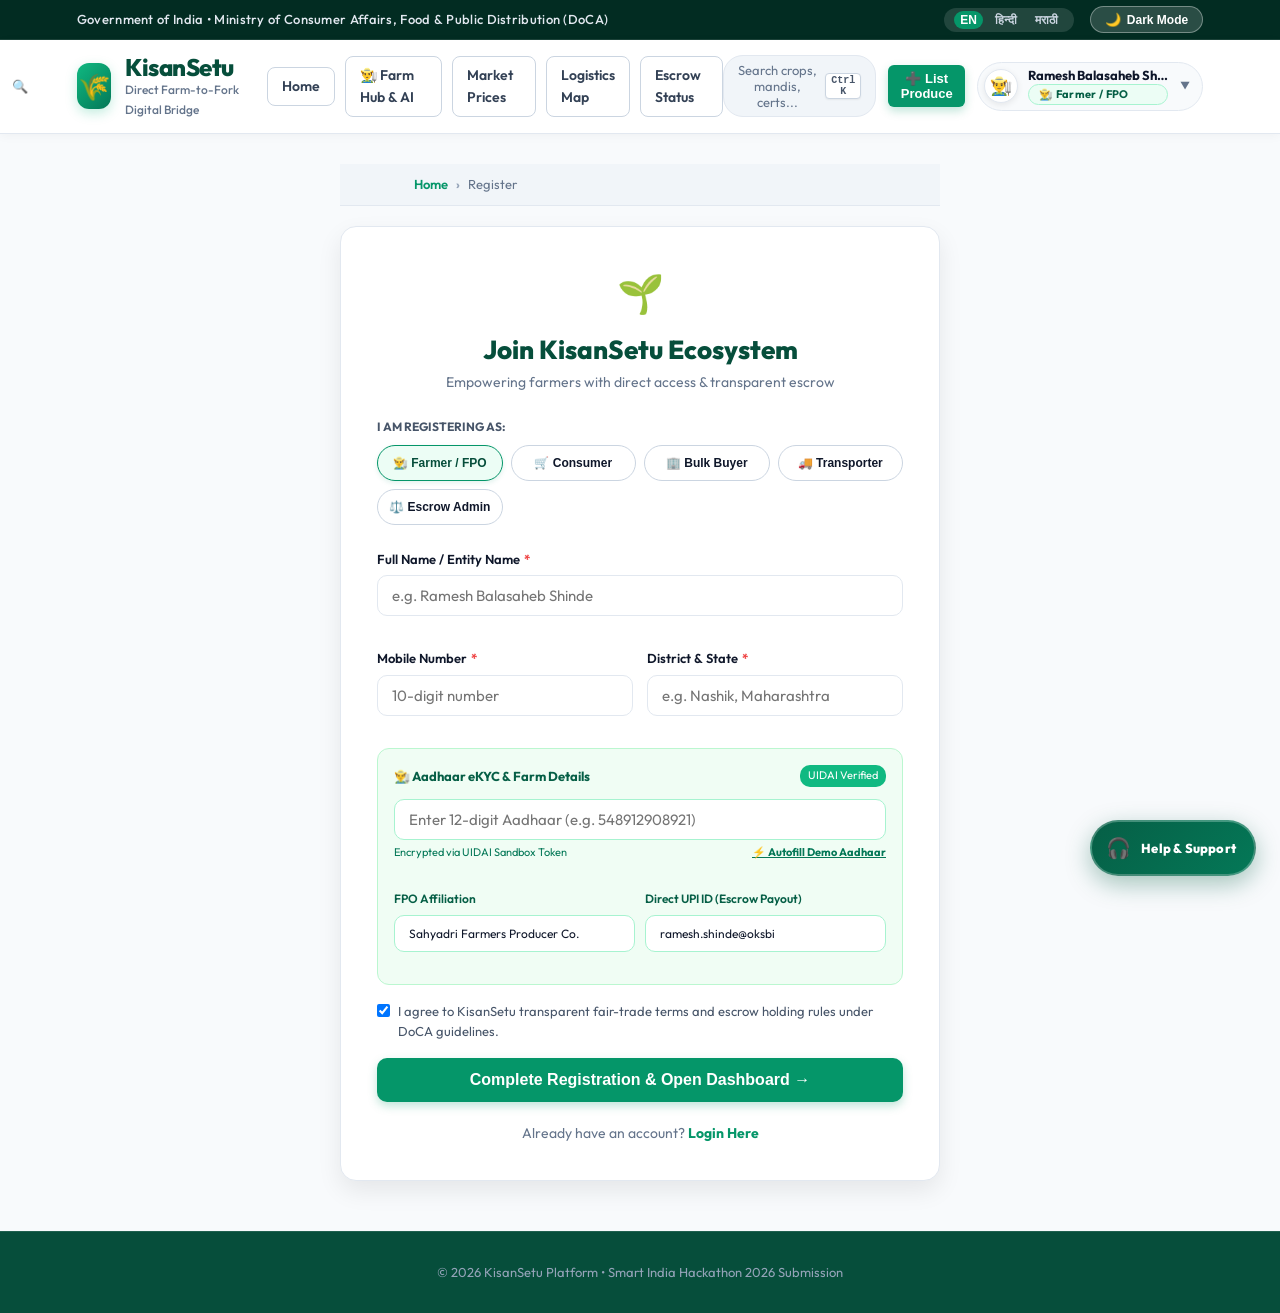
<file: register.html>
<!DOCTYPE html>
<html lang="en">
<head>
    <meta charset="UTF-8">
    <meta name="viewport" content="width=device-width, initial-scale=1.0">
    <title>Register | KisanSetu (SIH 2026 PS 26033)</title>
    <link rel="stylesheet" href="css/style.css?v=2.4">
    <link rel="stylesheet" href="style.css?v=2.4">
</head>
<body>

    <!-- TOP GOVERNMENT BAR -->
    <div class="gov-top-bar">
        <div class="gov-emblem">
            <span>Government of India • Ministry of Consumer Affairs, Food & Public Distribution (DoCA)</span>
        </div>
        <div class="top-bar-right">
            <div class="lang-selector">
                <button class="lang-btn active" data-lang="en">EN</button>
                <button class="lang-btn" data-lang="hi">हिन्दी</button>
                <button class="lang-btn" data-lang="mr">मराठी</button>
            </div>
        </div>
    </div>

    <!-- MAIN HEADER -->
    <header class="main-header">
        <a href="index.html" class="brand-logo">
            <div class="brand-icon-box">🌾</div>
            <div>
                <h1 class="brand-title">KisanSetu</h1>
                <p class="brand-tagline">Direct Farm-to-Fork Digital Bridge</p>
            </div>
        </a>

        <nav class="nav-links">
            <a href="index.html" class="nav-link">Home</a>
            <a href="marketplace.html" class="nav-link">Marketplace</a>
            <a href="farmer-dashboard.html" class="nav-link">AI Forecast</a>
            <a href="logistics.html" class="nav-link">Logistics Map</a>
            <a href="admin-escrow.html" class="nav-link">Escrow Ledger</a>
        </nav>

        <div class="header-actions">
            <a href="login.html" class="btn btn-outline btn-sm">Login Instead</a>
        </div>
    </header>

    <!-- REGISTER FORM CONTAINER -->
    <section style="padding: 30px 20px 50px; display: flex; flex-direction: column; justify-content: center; align-items: center; min-height: 80vh;">
        <!-- BREADCRUMBS NAVIGATION -->
        <nav class="breadcrumbs" aria-label="Breadcrumb" style="margin-bottom: 20px; width: 100%; max-width: 600px;">
            <ol>
                <li><a href="index.html">Home</a></li>
                <li aria-current="page">Register</li>
            </ol>
        </nav>

        <div style="background: white; border-radius: 16px; border: 1px solid var(--border); box-shadow: var(--shadow-lg); width: 100%; max-width: 600px; padding: 36px;">
            
            <div style="text-align: center; margin-bottom: 24px;">
                <div style="font-size: 38px; margin-bottom: 6px;">🌱</div>
                <h2 style="font-size: 26px; font-weight: 800; color: var(--primary-deep);">Join KisanSetu Ecosystem</h2>
                <p style="font-size: 14px; color: var(--text-muted);">Empowering farmers with direct access & transparent escrow</p>
            </div>

            <!-- Role Selector -->
            <div style="margin-bottom: 24px;">
                <label style="font-size: 12px; font-weight: 700; color: #475569; display: block; margin-bottom: 8px;">I AM REGISTERING AS:</label>
                <div style="display: grid; grid-template-columns: repeat(auto-fit, minmax(100px, 1fr)); gap: 8px;" id="regRoleGrid">
                    <button type="button" class="pill-btn active" data-role="farmer" style="text-align:center; padding:10px 4px; font-size:12px;" onclick="changeRegRole('farmer', this)">
                        👨‍🌾 Farmer / FPO
                    </button>
                    <button type="button" class="pill-btn" data-role="consumer" style="text-align:center; padding:10px 4px; font-size:12px;" onclick="changeRegRole('consumer', this)">
                        🛒 Consumer
                    </button>
                    <button type="button" class="pill-btn" data-role="bulk" style="text-align:center; padding:10px 4px; font-size:12px;" onclick="changeRegRole('bulk', this)">
                        🏢 Bulk Buyer
                    </button>
                    <button type="button" class="pill-btn" data-role="logistics" style="text-align:center; padding:10px 4px; font-size:12px;" onclick="changeRegRole('logistics', this)">
                        🚚 Transporter
                    </button>
                    <button type="button" class="pill-btn" data-role="admin" style="text-align:center; padding:10px 4px; font-size:12px;" onclick="changeRegRole('admin', this)">
                        ⚖️ Escrow Admin
                    </button>
                </div>
            </div>

            <form id="registerForm" onsubmit="handleRegisterSubmit(event)" novalidate style="display: flex; flex-direction: column; gap: 16px;">
                <!-- Full Name -->
                <div class="form-group">
                    <label for="regName" class="form-label">
                        Full Name / Entity Name <span class="required-indicator" aria-hidden="true">*</span>
                    </label>
                    <input type="text" id="regName" class="form-input" required placeholder="e.g. Ramesh Balasaheb Shinde" onblur="validateField('regName', { required: true, minLength: 3, requiredMsg: 'Please enter your full name or entity name' })" aria-required="true">
                    <div class="form-error" id="regName-error" role="alert" style="display:none;"></div>
                </div>

                <!-- Mobile & Location Row -->
                <div style="display: grid; grid-template-columns: 1fr 1fr; gap: 14px;">
                    <div class="form-group">
                        <label for="regMobile" class="form-label">
                            Mobile Number <span class="required-indicator" aria-hidden="true">*</span>
                        </label>
                        <input type="tel" id="regMobile" class="form-input" maxlength="10" required placeholder="10-digit number" onblur="validateField('regMobile', { required: true, pattern: /^[6-9]\d{9}$/, patternMsg: 'Please enter a valid 10-digit mobile number' })" aria-required="true">
                        <div class="form-error" id="regMobile-error" role="alert" style="display:none;"></div>
                    </div>
                    <div class="form-group">
                        <label for="regLocation" class="form-label">
                            District & State <span class="required-indicator" aria-hidden="true">*</span>
                        </label>
                        <input type="text" id="regLocation" class="form-input" required placeholder="e.g. Nashik, Maharashtra" onblur="validateField('regLocation', { required: true, minLength: 3, requiredMsg: 'Please specify your district and state' })" aria-required="true">
                        <div class="form-error" id="regLocation-error" role="alert" style="display:none;"></div>
                    </div>
                </div>

                <!-- FARMER SPECIFIC: Aadhaar eKYC Simulation -->
                <div id="farmerFields" style="background: #f0fdf4; border: 1px solid #bbf7d0; border-radius: 12px; padding: 16px; display: flex; flex-direction: column; gap: 12px;">
                    <div style="display: flex; justify-content: space-between; align-items: center;">
                        <span style="font-size: 13px; font-weight: 700; color: #065f46;">👨‍🌾 Aadhaar eKYC & Farm Details</span>
                        <span style="background: #10b981; color: white; font-size: 11px; padding: 2px 8px; border-radius: 10px;">UIDAI Verified</span>
                    </div>
                    <div class="form-group">
                        <input type="text" id="regAadhaar" class="form-input" maxlength="12" placeholder="Enter 12-digit Aadhaar (e.g. 548912908921)" style="border-color: #a7f3d0;" onblur="if(currentRegRole==='farmer'&&this.value) validateField('regAadhaar', { pattern: /^\d{12}$/, patternMsg: 'Aadhaar must be 12 digits' })">
                        <div class="form-error" id="regAadhaar-error" role="alert" style="display:none;"></div>
                        <div style="display: flex; justify-content: space-between; margin-top: 4px; font-size: 11px; color: #047857;">
                            <span>Encrypted via UIDAI Sandbox Token</span>
                            <a href="javascript:void(0)" onclick="autofillAadhaar()" style="color: #047857; font-weight: 700;">⚡ Autofill Demo Aadhaar</a>
                        </div>
                    </div>
                    <div style="display: grid; grid-template-columns: 1fr 1fr; gap: 10px;">
                        <div class="form-group">
                            <label for="regFpo" class="form-label" style="font-size:12px; color:#065f46;">FPO Affiliation</label>
                            <input type="text" id="regFpo" class="form-input" placeholder="e.g. Sahyadri Farmers FPO" value="Sahyadri Farmers Producer Co." style="border-color: #a7f3d0; font-size:12px;">
                        </div>
                        <div class="form-group">
                            <label for="regUpi" class="form-label" style="font-size:12px; color:#065f46;">Direct UPI ID (Escrow Payout)</label>
                            <input type="text" id="regUpi" class="form-input" placeholder="e.g. ramesh@oksbi" value="ramesh.shinde@oksbi" style="border-color: #a7f3d0; font-size:12px;">
                        </div>
                    </div>
                </div>

                <!-- CONSUMER SPECIFIC -->
                <div id="consumerFields" class="form-group" style="display:none; background: #f5f3ff; border: 1px solid #ddd6fe; border-radius: 12px; padding: 16px;">
                    <label for="regConsumerAddress" class="form-label" style="font-size: 13px; font-weight: 700; color: #5b21b6; margin-bottom: 6px;">🛒 Delivery Address & Pincode</label>
                    <input type="text" id="regConsumerAddress" class="form-input" placeholder="e.g. Flat 402, Green Meadows, Baner, Pune - 411045" style="border-color: #c4b5fd;">
                    <p style="font-size: 11px; color: #7c3aed; margin-top: 4px;">Deliveries verified via secure 6-digit OTP to release escrow.</p>
                </div>

                <!-- BULK SPECIFIC: GSTIN verification -->
                <div id="bulkFields" class="form-group" style="display:none; background: #eff6ff; border: 1px solid #bfdbfe; border-radius: 12px; padding: 16px;">
                    <label for="regGstin" class="form-label" style="font-size: 13px; font-weight: 700; color: #1e40af; margin-bottom: 6px;">🏢 Commercial GSTIN / Procurement Demand</label>
                    <input type="text" id="regGstin" class="form-input" placeholder="e.g. 27AABCG4521M1ZR" value="27AABCG4521M1ZR" style="border-color: #93c5fd;">
                    <p style="font-size: 11px; color: #3b82f6; margin-top: 4px;">Enables wholesale multi-ton tiered pricing, RFQ auctions, and institutional tax invoices.</p>
                </div>

                <!-- LOGISTICS SPECIFIC -->
                <div id="logisticsFields" class="form-group" style="display:none; background: #f0f9ff; border: 1px solid #bae6fd; border-radius: 12px; padding: 16px;">
                    <label class="form-label" style="font-size: 13px; font-weight: 700; color: #0369a1; margin-bottom: 6px;">🚚 Fleet Vehicle & Transport License</label>
                    <div style="display:grid; grid-template-columns: 1fr 1fr; gap: 10px;">
                        <input type="text" id="regVehicle" class="form-input" placeholder="e.g. Tata Ace 1.2T EV Chiller" value="Tata Ace 1.2 Ton EV Chiller" style="border-color: #7dd3fc; font-size: 12px;">
                        <input type="text" id="regPlate" class="form-input" placeholder="e.g. MH-15-EG-4412" value="MH-15-EG-4412" style="border-color: #7dd3fc; font-size: 12px;">
                    </div>
                    <p style="font-size: 11px; color: #0284c7; margin-top: 4px;">Enables CVRPTW consolidated cold-chain route optimization and GPS HUD.</p>
                </div>

                <!-- ADMIN SPECIFIC -->
                <div id="adminFields" class="form-group" style="display:none; background: #fff1f2; border: 1px solid #fecdd3; border-radius: 12px; padding: 16px;">
                    <label for="regAdminToken" class="form-label" style="font-size: 13px; font-weight: 700; color: #9f1239; margin-bottom: 6px;">⚖️ DoCA Officer / Ministry ID Token</label>
                    <input type="text" id="regAdminToken" class="form-input" placeholder="e.g. DOCA-ESCROW-2026-NODAL" value="DOCA-ESCROW-2026-NODAL" style="border-color: #fda4af;">
                    <p style="font-size: 11px; color: #e11d48; margin-top: 4px;">Authorized access for nodal escrow governance, GMV audits, and dispute resolution.</p>
                </div>

                <div style="display: flex; align-items: flex-start; gap: 8px; font-size: 13px; color: #475569;">
                    <input type="checkbox" id="termsCheck" required checked style="margin-top: 3px;">
                    <label for="termsCheck">I agree to KisanSetu transparent fair-trade terms and escrow holding rules under DoCA guidelines.</label>
                </div>

                <button type="submit" class="btn btn-primary" style="width: 100%; padding: 13px; font-size: 16px;">
                    Complete Registration & Open Dashboard →
                </button>
            </form>

            <div style="text-align: center; margin-top: 20px; font-size: 14px; color: var(--text-muted);">
                Already have an account? <a href="login.html" style="color: var(--primary); font-weight: 700; text-decoration: none;">Login Here</a>
            </div>

        </div>
    </section>

    <!-- FOOTER -->
    <footer class="main-footer" style="padding: 30px 6%;">
        <div class="footer-bottom" style="border: none; padding: 0;">
            <p>© 2026 KisanSetu Platform • Smart India Hackathon 2026 Submission</p>
        </div>
    </footer>

    <script src="js/data-store.js"></script>
    <script src="js/script.js?v=2.4"></script>
    <script>
        let currentRegRole = 'farmer';

        function changeRegRole(role, btn) {
            currentRegRole = role;
            document.querySelectorAll('#regRoleGrid .pill-btn').forEach(b => b.classList.remove('active'));
            if (btn) btn.classList.add('active');

            const farmerBox = document.getElementById('farmerFields');
            const consumerBox = document.getElementById('consumerFields');
            const bulkBox = document.getElementById('bulkFields');
            const logBox = document.getElementById('logisticsFields');
            const adminBox = document.getElementById('adminFields');

            farmerBox.style.display = role === 'farmer' ? 'flex' : 'none';
            consumerBox.style.display = role === 'consumer' ? 'block' : 'none';
            bulkBox.style.display = role === 'bulk' ? 'block' : 'none';
            logBox.style.display = role === 'logistics' ? 'block' : 'none';
            adminBox.style.display = role === 'admin' ? 'block' : 'none';
        }

        function autofillAadhaar() {
            document.getElementById('regAadhaar').value = '548912908921';
            showToast('Demo Aadhaar 548912908921 loaded (Verified Badge Active)', 'success');
        }

        function handleRegisterSubmit(e) {
            e.preventDefault();
            const isNameValid = validateField('regName', { required: true, minLength: 3, requiredMsg: 'Please enter your full name or entity name' });
            const isMobileValid = validateField('regMobile', { required: true, pattern: /^[6-9]\d{9}$/, patternMsg: 'Please enter a valid 10-digit mobile number' });
            const isLocValid = validateField('regLocation', { required: true, minLength: 3, requiredMsg: 'Please specify your district and state' });

            if (!isNameValid || !isMobileValid || !isLocValid) {
                showToast('Please correct the errors in the registration form', 'error');
                return;
            }

            const name = document.getElementById('regName').value;
            const mobile = document.getElementById('regMobile').value;
            const location = document.getElementById('regLocation').value;

            if (window.kisanStore) {
                window.kisanStore.switchUserRole(currentRegRole);
                const user = window.kisanStore.getCurrentUser();
                user.name = name;
                user.phone = mobile;
                user.location = location;
                user.kycVerified = true;

                if (currentRegRole === 'farmer') {
                    user.fpo = document.getElementById('regFpo').value || 'Sahyadri Farmers Producer Co.';
                    user.upiId = document.getElementById('regUpi').value || 'farmer@oksbi';
                } else if (currentRegRole === 'bulk') {
                    user.gstin = document.getElementById('regGstin').value || '27AABCG4521M1ZR';
                } else if (currentRegRole === 'logistics') {
                    user.vehicleType = document.getElementById('regVehicle').value || 'Tata Ace 1.2 Ton EV Chiller';
                    user.licensePlate = document.getElementById('regPlate').value || 'MH-15-EG-4412';
                }

                window.kisanStore.setCurrentUser(user);
                showToast(`Registration Successful as ${user.roleBadge}!`, 'success');

                setTimeout(() => {
                    window.location.href = user.primaryUrl || 'index.html';
                }, 600);
            }
        }
    </script>
</body>
</html>
</file>
<file: css/style.css>
/* ===================================================
   KisanSetu - Master Modern Stylesheet
   SIH 2026 Problem Statement 26033
   High-Aesthetic UI, Glassmorphism, Responsive & Dark-Accent Elements
=================================================== */

@import url('https://fonts.googleapis.com/css2?family=Outfit:wght@300;400;500;600;700;800&family=Inter:wght@400;500;600;700&display=swap');

:root {
    --primary: #059669;
    --primary-hover: #047857;
    --primary-deep: #064E3B;
    --primary-light: #ecfdf5;
    --primary-border: #a7f3d0;
    
    --secondary: #d97706;
    --secondary-hover: #b45309;
    --secondary-light: #fffbeb;
    
    --accent: #2563eb;
    --accent-light: #eff6ff;
    
    --success: #10b981;
    --warning: #f59e0b;
    --danger: #ef4444;
    --danger-light: #fef2f2;
    
    --bg-page: #f8fafc;
    --bg-card: #ffffff;
    --bg-alt: #f1f5f9;
    
    --text-main: #0f172a;
    --text-muted: #64748b;
    --text-light: #94a3b8;
    
    --border: #e2e8f0;
    --border-light: #f1f5f9;
    
    --radius-sm: 6px;
    --radius-md: 10px;
    --radius-lg: 16px;
    --radius-full: 9999px;
    
    --shadow-sm: 0 1px 2px rgba(0,0,0,0.05);
    --shadow-md: 0 4px 12px rgba(0,0,0,0.06);
    --shadow-lg: 0 10px 25px rgba(0,0,0,0.08);
    --shadow-glow: 0 0 20px rgba(5,150,105,0.2);
    
    --transition: all 0.25s cubic-bezier(0.4, 0, 0.2, 1);
}

* {
    margin: 0;
    padding: 0;
    box-sizing: border-box;
}

body {
    font-family: 'Outfit', 'Inter', -apple-system, sans-serif;
    background-color: var(--bg-page);
    color: var(--text-main);
    line-height: 1.6;
    min-height: 100vh;
    display: flex;
    flex-direction: column;
}

/* ===================================================
   GOVERNMENT TOP BAR & TICKER
=================================================== */
.gov-top-bar {
    background: #022c22;
    color: #e2e8f0;
    padding: 6px 6%;
    display: flex;
    justify-content: space-between;
    align-items: center;
    font-size: 13px;
    font-weight: 500;
    letter-spacing: 0.3px;
    border-bottom: 1px solid rgba(255,255,255,0.1);
}

.gov-emblem {
    display: flex;
    align-items: center;
    gap: 8px;
}

.gov-flag {
    display: none !important;
}

.top-bar-right {
    display: flex;
    align-items: center;
    gap: 16px;
}

.lang-selector {
    display: flex;
    align-items: center;
    gap: 6px;
    background: rgba(255,255,255,0.12);
    padding: 3px 10px;
    border-radius: 20px;
}

.lang-btn {
    background: none;
    border: none;
    color: #cbd5e1;
    font-size: 12px;
    cursor: pointer;
    font-weight: 600;
    padding: 2px 6px;
    border-radius: 12px;
    transition: var(--transition);
}

.lang-btn.active, .lang-btn:hover {
    background: var(--primary);
    color: #ffffff;
}

/* Mandi Price Marquee Ticker */
.mandi-ticker-bar {
    background: #064e3b;
    color: #ffffff;
    font-size: 13px;
    overflow: hidden;
    white-space: nowrap;
    display: flex;
    align-items: center;
    padding: 6px 0;
    border-bottom: 1px solid rgba(255,255,255,0.15);
}

.ticker-label {
    background: #d97706;
    color: #ffffff;
    font-weight: 700;
    padding: 2px 14px;
    font-size: 11px;
    text-transform: uppercase;
    letter-spacing: 0.6px;
    margin-left: 20px;
    border-radius: 4px;
    display: flex;
    align-items: center;
    gap: 5px;
    z-index: 2;
}

.ticker-track {
    display: inline-block;
    padding-left: 30px;
    animation: marquee 35s linear infinite;
}

.ticker-item {
    display: inline-flex;
    align-items: center;
    gap: 8px;
    margin-right: 35px;
    font-weight: 500;
}

.ticker-price {
    font-weight: 700;
    color: #fde047;
}

.ticker-up {
    color: #86efac;
    font-size: 12px;
}

.ticker-down {
    color: #fca5a5;
    font-size: 12px;
}

@keyframes marquee {
    0% { transform: translateX(0); }
    100% { transform: translateX(-50%); }
}

/* ===================================================
   MAIN HEADER & NAVIGATION
=================================================== */
.main-header {
    background: #ffffff;
    padding: 14px 6%;
    display: flex;
    align-items: center;
    justify-content: space-between;
    box-shadow: 0 2px 10px rgba(0,0,0,0.04);
    position: sticky;
    top: 0;
    z-index: 1000;
    border-bottom: 1px solid var(--border);
}

.brand-logo {
    display: flex;
    align-items: center;
    gap: 14px;
    text-decoration: none;
}

.brand-icon-box {
    width: 46px;
    height: 46px;
    background: linear-gradient(135deg, #10b981, #047857);
    border-radius: 12px;
    display: flex;
    align-items: center;
    justify-content: center;
    font-size: 26px;
    box-shadow: 0 4px 12px rgba(16,185,129,0.25);
    color: white;
}

.brand-title {
    font-size: 24px;
    font-weight: 800;
    color: var(--primary-deep);
    line-height: 1.1;
    letter-spacing: -0.5px;
}

.brand-tagline {
    font-size: 12px;
    color: var(--text-muted);
    font-weight: 500;
}

.nav-links {
    display: flex;
    align-items: center;
    gap: 10px;
}

.nav-link {
    text-decoration: none;
    color: #334155;
    font-weight: 600;
    font-size: 14px;
    padding: 7px 14px;
    border-radius: 8px;
    border: 1.5px solid #cbd5e1;
    background: #ffffff;
    transition: all 0.2s ease;
    display: inline-flex;
    align-items: center;
    gap: 6px;
}

.nav-link:hover {
    color: var(--primary);
    border-color: var(--primary);
    background: #f0fdf4;
    transform: translateY(-1px);
}

.nav-link.active {
    color: var(--primary-deep);
    background: var(--primary-light);
    border: 1.5px solid var(--primary);
    font-weight: 700;
    box-shadow: 0 2px 6px rgba(5, 150, 105, 0.16);
}

.cart-indicator {
    position: relative;
    cursor: pointer;
    background: var(--bg-alt);
    padding: 8px 12px;
    border-radius: 20px;
    font-weight: 600;
    font-size: 14px;
    display: flex;
    align-items: center;
    gap: 6px;
    transition: var(--transition);
}

.cart-indicator:hover {
    background: var(--primary-light);
    color: var(--primary);
}

.cart-badge {
    background: var(--danger);
    color: white;
    font-size: 11px;
    font-weight: 700;
    padding: 2px 7px;
    border-radius: 10px;
}

.header-actions {
    display: flex;
    align-items: center;
    gap: 12px;
}

.btn {
    display: inline-flex;
    align-items: center;
    justify-content: center;
    gap: 8px;
    padding: 10px 20px;
    border-radius: var(--radius-md);
    font-weight: 600;
    font-size: 14px;
    text-decoration: none;
    cursor: pointer;
    border: none;
    transition: var(--transition);
}

.btn-primary {
    background: var(--primary);
    color: #ffffff;
    box-shadow: 0 4px 10px rgba(5,150,105,0.25);
}

.btn-primary:hover {
    background: var(--primary-hover);
    transform: translateY(-1px);
    box-shadow: 0 6px 14px rgba(5,150,105,0.3);
}

.btn-secondary {
    background: #ffffff;
    color: var(--primary);
    border: 1.5px solid var(--primary);
}

.btn-secondary:hover {
    background: var(--primary-light);
}

.btn-accent {
    background: var(--secondary);
    color: #ffffff;
}

.btn-accent:hover {
    background: var(--secondary-hover);
}

.btn-outline {
    background: transparent;
    color: var(--text-main);
    border: 1px solid var(--border);
}

.btn-outline:hover {
    background: var(--bg-alt);
}

.btn-sm {
    padding: 6px 12px;
    font-size: 13px;
    border-radius: var(--radius-sm);
}

/* ===================================================
   HERO SECTION
=================================================== */
.hero-wrapper {
    background: linear-gradient(135deg, #ecfdf5 0%, #f0fdf4 40%, #ffffff 100%);
    padding: 70px 6%;
    position: relative;
    overflow: hidden;
    border-bottom: 1px solid var(--border);
}

.hero-grid {
    display: grid;
    grid-template-columns: 1.15fr 0.85fr;
    gap: 50px;
    align-items: center;
    max-width: 1300px;
    margin: 0 auto;
}

.hero-content {
    display: flex;
    flex-direction: column;
    gap: 20px;
}

.hero-badge-pill {
    display: inline-flex;
    align-items: center;
    gap: 8px;
    background: #d1fae5;
    color: var(--primary-deep);
    padding: 8px 18px;
    border-radius: var(--radius-full);
    font-size: 14px;
    font-weight: 700;
    border: 1px solid var(--primary-border);
    width: fit-content;
}

.hero-title {
    font-size: 50px;
    font-weight: 800;
    line-height: 1.15;
    color: #0f172a;
    letter-spacing: -1px;
}

.hero-title span {
    background: linear-gradient(135deg, #059669, #10b981);
    -webkit-background-clip: text;
    -webkit-text-fill-color: transparent;
}

.hero-subtitle {
    font-size: 18px;
    color: #475569;
    line-height: 1.6;
    max-width: 600px;
}

.hero-buttons {
    display: flex;
    gap: 16px;
    flex-wrap: wrap;
    margin-top: 10px;
}

.hero-btn-lg {
    padding: 15px 28px;
    font-size: 16px;
    border-radius: 12px;
}

.hero-card-box {
    background: #ffffff;
    border-radius: 20px;
    padding: 32px;
    box-shadow: 0 20px 45px rgba(0,0,0,0.07);
    border: 1px solid var(--border);
    position: relative;
}

.hero-card-badge {
    position: absolute;
    top: -14px;
    right: 30px;
    background: linear-gradient(135deg, #f59e0b, #d97706);
    color: white;
    font-size: 12px;
    font-weight: 700;
    padding: 5px 14px;
    border-radius: 20px;
    box-shadow: 0 4px 10px rgba(217,119,6,0.3);
}

.hero-card-header {
    display: flex;
    align-items: center;
    gap: 16px;
    margin-bottom: 20px;
}

.hero-card-icon {
    font-size: 44px;
}

.hero-card-header h3 {
    font-size: 22px;
    color: var(--primary-deep);
    font-weight: 700;
}

.hero-perks {
    list-style: none;
    display: flex;
    flex-direction: column;
    gap: 14px;
    margin: 20px 0;
}

.hero-perks li {
    display: flex;
    align-items: center;
    gap: 12px;
    font-size: 15px;
    font-weight: 600;
    color: #334155;
}

.hero-check {
    width: 24px;
    height: 24px;
    background: #d1fae5;
    color: var(--primary-deep);
    border-radius: 50%;
    display: flex;
    align-items: center;
    justify-content: center;
    font-weight: 800;
    font-size: 13px;
    flex-shrink: 0;
}

/* ===================================================
   INTERACTIVE COMPARISON (Middlemen vs KisanSetu)
=================================================== */
.comparison-section {
    padding: 60px 6%;
    background: #ffffff;
    border-bottom: 1px solid var(--border);
}

.section-head {
    text-align: center;
    max-width: 750px;
    margin: 0 auto 40px;
}

.section-badge {
    display: inline-block;
    color: var(--secondary);
    font-weight: 800;
    font-size: 13px;
    text-transform: uppercase;
    letter-spacing: 1px;
    margin-bottom: 8px;
}

.section-head h2 {
    font-size: 34px;
    font-weight: 800;
    color: #0f172a;
    line-height: 1.2;
}

.section-head p {
    color: var(--text-muted);
    font-size: 16px;
    margin-top: 10px;
}

.comparison-grid {
    display: grid;
    grid-template-columns: 1fr 1fr;
    gap: 30px;
    max-width: 1100px;
    margin: 0 auto;
}

.compare-card {
    padding: 30px;
    border-radius: 16px;
    border: 1.5px solid var(--border);
}

.compare-card.traditional {
    background: #fff7ed;
    border-color: #fed7aa;
}

.compare-card.kisansetu {
    background: #ecfdf5;
    border-color: #a7f3d0;
    box-shadow: 0 10px 30px rgba(5,150,105,0.08);
}

.compare-title {
    font-size: 20px;
    font-weight: 700;
    margin-bottom: 15px;
    display: flex;
    align-items: center;
    justify-content: space-between;
}

.compare-breakdown {
    display: flex;
    flex-direction: column;
    gap: 12px;
    margin: 20px 0;
}

.bar-row {
    display: flex;
    flex-direction: column;
    gap: 4px;
}

.bar-row-header {
    display: flex;
    justify-content: space-between;
    font-size: 14px;
    font-weight: 600;
}

.bar-progress {
    height: 10px;
    background: rgba(0,0,0,0.06);
    border-radius: 6px;
    overflow: hidden;
}

.bar-fill {
    height: 100%;
    border-radius: 6px;
}

.bar-fill.farmer { background: #10b981; }
.bar-fill.middlemen { background: #ef4444; }
.bar-fill.logistics { background: #3b82f6; }
.bar-fill.platform { background: #f59e0b; }

.compare-summary {
    border-top: 1px dashed rgba(0,0,0,0.15);
    padding-top: 16px;
    display: flex;
    justify-content: space-between;
    align-items: center;
}

.compare-price-tag {
    font-size: 26px;
    font-weight: 800;
}

/* ===================================================
   IMPACT STATS STRIP
=================================================== */
.stats-strip {
    background: #064e3b;
    color: white;
    padding: 36px 6%;
    display: grid;
    grid-template-columns: repeat(4, 1fr);
    gap: 20px;
    text-align: center;
}

.stat-item {
    border-right: 1px solid rgba(255,255,255,0.15);
    padding: 10px 20px;
}

.stat-item:last-child {
    border-right: none;
}

.stat-number {
    font-size: 38px;
    font-weight: 800;
    color: #6ee7b7;
    line-height: 1.1;
    margin-bottom: 6px;
}

.stat-title {
    font-size: 14px;
    color: #e2e8f0;
    font-weight: 500;
}

/* ===================================================
   ROLE ENTRY CARDS (Farmer, Consumer, Bulk, Logistics)
=================================================== */
.roles-section {
    padding: 70px 6%;
    background: var(--bg-page);
}

.roles-grid {
    display: grid;
    grid-template-columns: repeat(4, 1fr);
    gap: 24px;
    max-width: 1300px;
    margin: 0 auto;
}

.role-card {
    background: #ffffff;
    border-radius: 16px;
    padding: 28px 24px;
    border: 1px solid var(--border);
    transition: var(--transition);
    display: flex;
    flex-direction: column;
    justify-content: space-between;
    position: relative;
    overflow: hidden;
}

.role-card:hover {
    transform: translateY(-6px);
    box-shadow: var(--shadow-lg);
    border-color: var(--primary);
}

.role-card-top {
    margin-bottom: 24px;
}

.role-card-icon {
    font-size: 40px;
    margin-bottom: 16px;
    display: inline-block;
}

.role-card h3 {
    font-size: 20px;
    font-weight: 700;
    color: #0f172a;
    margin-bottom: 8px;
}

.role-card p {
    font-size: 14px;
    color: var(--text-muted);
    line-height: 1.5;
}

/* ===================================================
   MARKETPLACE CATALOG & FILTERS
=================================================== */
.marketplace-container {
    padding: 40px 6%;
    max-width: 1400px;
    margin: 0 auto;
    width: 100%;
}

.market-header-banner {
    background: linear-gradient(135deg, #064e3b, #047857);
    color: white;
    padding: 30px;
    border-radius: 16px;
    margin-bottom: 30px;
    display: flex;
    justify-content: space-between;
    align-items: center;
    flex-wrap: wrap;
    gap: 20px;
}

.market-mode-toggle {
    display: flex;
    background: rgba(255,255,255,0.15);
    padding: 4px;
    border-radius: 30px;
}

.mode-btn {
    background: none;
    border: 1.5px solid rgba(255, 255, 255, 0.4);
    color: white;
    padding: 8px 18px;
    border-radius: 25px;
    cursor: pointer;
    font-weight: 600;
    font-size: 14px;
    transition: var(--transition);
}

.mode-btn:hover {
    border-color: rgba(255, 255, 255, 0.9);
}

.mode-btn.active {
    background: white;
    border-color: white;
    color: var(--primary-deep);
}

.filters-bar {
    background: white;
    padding: 16px 24px;
    border-radius: 12px;
    border: 1px solid var(--border);
    display: flex;
    flex-wrap: wrap;
    gap: 16px;
    align-items: center;
    margin-bottom: 30px;
}

.search-input-wrap {
    flex: 1;
    min-width: 260px;
    position: relative;
}

.search-input-wrap input {
    width: 100%;
    padding: 10px 16px 10px 38px;
    border: 1.5px solid var(--border);
    border-radius: 8px;
    font-size: 14px;
    outline: none;
    transition: var(--transition);
}

.search-input-wrap input:focus {
    border-color: var(--primary);
}

.search-icon {
    position: absolute;
    left: 12px;
    top: 50%;
    transform: translateY(-50%);
    color: var(--text-muted);
}

.filter-pills {
    display: flex;
    gap: 8px;
    flex-wrap: wrap;
}

.pill-btn {
    background: #ffffff;
    border: 1.5px solid #cbd5e1;
    color: var(--text-main);
    padding: 6px 14px;
    border-radius: 20px;
    font-size: 13px;
    font-weight: 600;
    cursor: pointer;
    transition: var(--transition);
}

.pill-btn:hover {
    border-color: var(--primary);
    color: var(--primary-deep);
    background: #f8fafc;
}

.pill-btn.active {
    background: var(--primary-light);
    color: var(--primary-deep);
    border: 1.5px solid var(--primary);
    font-weight: 700;
    box-shadow: 0 2px 5px rgba(5, 150, 105, 0.12);
}

/* Products Grid */
.products-grid {
    display: grid;
    grid-template-columns: repeat(auto-fill, minmax(290px, 1fr));
    gap: 24px;
}

.product-card {
    background: white;
    border-radius: 16px;
    border: 1px solid var(--border);
    overflow: hidden;
    transition: var(--transition);
    display: flex;
    flex-direction: column;
    position: relative;
}

.product-card:hover {
    transform: translateY(-5px);
    box-shadow: var(--shadow-lg);
    border-color: #a7f3d0;
}

.product-image-wrap {
    position: relative;
    height: 180px;
    background: #f1f5f9;
    overflow: hidden;
}

.product-image-wrap img {
    width: 100%;
    height: 100%;
    object-fit: cover;
    transition: transform 0.4s ease;
}

.product-card:hover .product-image-wrap img {
    transform: scale(1.05);
}

.freshness-tag {
    position: absolute;
    top: 12px;
    left: 12px;
    background: rgba(6, 78, 59, 0.9);
    backdrop-filter: blur(4px);
    color: #6ee7b7;
    font-size: 11px;
    font-weight: 700;
    padding: 4px 10px;
    border-radius: 20px;
}

.verified-farmer-tag {
    position: absolute;
    top: 12px;
    right: 12px;
    background: rgba(255, 255, 255, 0.95);
    color: var(--primary);
    font-size: 11px;
    font-weight: 700;
    padding: 4px 8px;
    border-radius: 20px;
    display: flex;
    align-items: center;
    gap: 4px;
    box-shadow: 0 2px 6px rgba(0,0,0,0.1);
}

.product-body {
    padding: 18px;
    display: flex;
    flex-direction: column;
    flex: 1;
    gap: 10px;
}

.product-crop-name {
    font-size: 18px;
    font-weight: 700;
    color: var(--text-main);
}

.product-farmer-sub {
    font-size: 13px;
    color: var(--text-muted);
    display: flex;
    align-items: center;
    gap: 6px;
}

.price-box-main {
    background: #f0fdf4;
    padding: 10px 12px;
    border-radius: 8px;
    border: 1px solid #d1fae5;
    margin: 6px 0;
}

.price-comparison-line {
    font-size: 12px;
    color: #dc2626;
    text-decoration: line-through;
    font-weight: 600;
}

.price-direct-line {
    font-size: 22px;
    font-weight: 800;
    color: var(--primary-deep);
    display: flex;
    align-items: baseline;
    gap: 4px;
}

.price-direct-line span {
    font-size: 13px;
    font-weight: 500;
    color: var(--text-muted);
}

.savings-chip {
    font-size: 11px;
    font-weight: 700;
    color: #047857;
    background: #d1fae5;
    padding: 2px 6px;
    border-radius: 4px;
    margin-left: 6px;
}

.transparency-trigger {
    background: none;
    border: none;
    color: var(--primary);
    font-size: 12px;
    font-weight: 700;
    cursor: pointer;
    text-align: left;
    display: inline-flex;
    align-items: center;
    gap: 4px;
    padding: 0;
}

.transparency-trigger:hover {
    text-decoration: underline;
}

.product-footer {
    margin-top: auto;
    padding-top: 12px;
    display: flex;
    gap: 8px;
}

/* ===================================================
   TRANSPARENT PRICING MODAL
=================================================== */
.modal-overlay {
    position: fixed;
    inset: 0;
    background: rgba(15, 23, 42, 0.65);
    backdrop-filter: blur(4px);
    display: none;
    align-items: center;
    justify-content: center;
    z-index: 2000;
    padding: 20px;
}

.modal-overlay.active {
    display: flex;
}

.modal-box {
    background: white;
    border-radius: 18px;
    max-width: 520px;
    width: 100%;
    padding: 28px;
    box-shadow: 0 20px 40px rgba(0,0,0,0.2);
    position: relative;
    max-height: 90vh;
    overflow-y: auto;
    animation: modalPop 0.3s cubic-bezier(0.16, 1, 0.3, 1);
}

@keyframes modalPop {
    from { opacity: 0; transform: scale(0.95); }
    to { opacity: 1; transform: scale(1); }
}

.modal-close-btn {
    position: absolute;
    top: 20px;
    right: 20px;
    background: var(--bg-alt);
    border: none;
    width: 32px;
    height: 32px;
    border-radius: 50%;
    cursor: pointer;
    font-size: 16px;
    display: flex;
    align-items: center;
    justify-content: center;
}

.modal-title {
    font-size: 22px;
    font-weight: 800;
    color: var(--primary-deep);
    margin-bottom: 6px;
}

.itemized-card {
    background: #f8fafc;
    border-radius: 12px;
    border: 1px solid var(--border);
    padding: 16px;
    margin: 16px 0;
    display: flex;
    flex-direction: column;
    gap: 12px;
}

.itemized-row {
    display: flex;
    justify-content: space-between;
    font-size: 14px;
}

.itemized-row.highlight {
    font-weight: 700;
    color: var(--primary-deep);
    border-top: 1px dashed var(--border);
    padding-top: 10px;
    font-size: 16px;
}

/* ===================================================
   DASHBOARDS & AI DEMAND FORECASTING
=================================================== */
.dashboard-layout {
    display: grid;
    grid-template-columns: 260px 1fr;
    min-height: calc(100vh - 120px);
}

.dash-sidebar {
    background: white;
    border-right: 1px solid var(--border);
    padding: 24px 16px;
    display: flex;
    flex-direction: column;
    gap: 8px;
}

.user-profile-badge {
    padding: 16px;
    background: #f8fafc;
    border-radius: 12px;
    border: 1px solid var(--border);
    margin-bottom: 16px;
}

.user-profile-badge h4 {
    font-size: 15px;
    font-weight: 700;
}

.user-profile-badge p {
    font-size: 12px;
    color: var(--text-muted);
}

.sidebar-link {
    display: flex;
    align-items: center;
    gap: 12px;
    padding: 11px 16px;
    border-radius: var(--radius-md);
    text-decoration: none;
    color: #475569;
    font-weight: 600;
    font-size: 14px;
    transition: var(--transition);
    cursor: pointer;
    border: 1.5px solid #cbd5e1;
    background: #ffffff;
    margin-bottom: 8px;
    text-align: left;
    width: 100%;
}

.sidebar-link:hover {
    border-color: var(--primary);
    background: #f8fafc;
    color: var(--primary-deep);
}

.sidebar-link.active {
    background: var(--primary-light);
    color: var(--primary-deep);
    border: 1.5px solid var(--primary);
    font-weight: 700;
    box-shadow: 0 2px 6px rgba(5, 150, 105, 0.14);
}

.dash-content {
    padding: 32px;
    overflow-y: auto;
    background: #f8fafc;
}

.dash-header-row {
    display: flex;
    justify-content: space-between;
    align-items: center;
    margin-bottom: 24px;
    flex-wrap: wrap;
    gap: 16px;
}

.chart-card {
    background: white;
    border-radius: 16px;
    padding: 24px;
    border: 1px solid var(--border);
    box-shadow: var(--shadow-sm);
    margin-bottom: 24px;
}

.ai-explain-badge {
    background: #fef3c7;
    border: 1px solid #fde68a;
    color: #92400e;
    padding: 12px 16px;
    border-radius: 8px;
    font-size: 13px;
    margin-top: 14px;
    display: flex;
    align-items: flex-start;
    gap: 10px;
    line-height: 1.5;
}

/* Voice Listing simulation widget */
.voice-listing-box {
    background: linear-gradient(135deg, #1e293b, #0f172a);
    color: white;
    border-radius: 16px;
    padding: 24px;
    margin-bottom: 24px;
    display: flex;
    align-items: center;
    justify-content: space-between;
    flex-wrap: wrap;
    gap: 20px;
}

.mic-pulse-btn {
    width: 58px;
    height: 58px;
    border-radius: 50%;
    background: #ef4444;
    border: none;
    color: white;
    font-size: 24px;
    cursor: pointer;
    display: flex;
    align-items: center;
    justify-content: center;
    box-shadow: 0 0 0 0 rgba(239,68,68,0.7);
    animation: micPulse 1.8s infinite;
    flex-shrink: 0;
}

@keyframes micPulse {
    0% { box-shadow: 0 0 0 0 rgba(239, 68, 68, 0.7); }
    70% { box-shadow: 0 0 0 16px rgba(239, 68, 68, 0); }
    100% { box-shadow: 0 0 0 0 rgba(239, 68, 68, 0); }
}

/* Table styles */
.custom-table-wrap {
    background: white;
    border-radius: 16px;
    border: 1px solid var(--border);
    overflow-x: auto;
    box-shadow: var(--shadow-sm);
}

.custom-table {
    width: 100%;
    border-collapse: collapse;
    font-size: 14px;
}

.custom-table th {
    background: #f8fafc;
    padding: 14px 18px;
    text-align: left;
    font-weight: 700;
    color: #475569;
    border-bottom: 1px solid var(--border);
}

.custom-table td {
    padding: 14px 18px;
    border-bottom: 1px solid var(--border-light);
    color: #1e293b;
}

.status-badge {
    display: inline-flex;
    align-items: center;
    gap: 6px;
    padding: 4px 10px;
    border-radius: 20px;
    font-size: 12px;
    font-weight: 700;
}

.status-held { background: #fef3c7; color: #92400e; }
.status-released { background: #d1fae5; color: #065f46; }
.status-transit { background: #dbeafe; color: #1e40af; }
.status-disputed { background: #fee2e2; color: #991b1b; }

/* ===================================================
   LOGISTICS MAP & CVRPTW ROUTE OPTIMIZATION
=================================================== */
.logistics-grid {
    display: grid;
    grid-template-columns: 1fr 380px;
    gap: 24px;
    max-width: 1400px;
    margin: 0 auto;
}

#logisticsMap {
    height: 560px;
    width: 100%;
    border-radius: 16px;
    border: 1px solid var(--border);
    box-shadow: var(--shadow-md);
    z-index: 1;
}

.optimization-panel {
    background: white;
    border-radius: 16px;
    padding: 24px;
    border: 1px solid var(--border);
    box-shadow: var(--shadow-md);
    display: flex;
    flex-direction: column;
    gap: 20px;
}

.cvrptw-stat-card {
    background: #f8fafc;
    border-radius: 12px;
    padding: 16px;
    border: 1px solid var(--border);
}

.cvrptw-compare-row {
    display: flex;
    justify-content: space-between;
    margin-top: 8px;
    font-size: 14px;
}

/* ===================================================
   TOAST NOTIFICATION CONTAINER
=================================================== */
.toast-container {
    position: fixed;
    bottom: 24px;
    right: 24px;
    z-index: 9999;
    display: flex;
    flex-direction: column;
    gap: 10px;
    pointer-events: none;
}

.toast {
    background: #0f172a;
    color: white;
    padding: 14px 20px;
    border-radius: 10px;
    font-size: 14px;
    font-weight: 600;
    box-shadow: 0 10px 25px rgba(0,0,0,0.2);
    display: flex;
    align-items: center;
    gap: 12px;
    min-width: 280px;
    pointer-events: auto;
    animation: toastSlideIn 0.3s ease;
    border-left: 4px solid var(--primary);
}

.toast.success { border-left-color: #10b981; }
.toast.error { border-left-color: #ef4444; }
.toast.warning { border-left-color: #f59e0b; }

@keyframes toastSlideIn {
    from { opacity: 0; transform: translateY(20px); }
    to { opacity: 1; transform: translateY(0); }
}

/* ===================================================
   FOOTER
=================================================== */
.main-footer {
    background: #064e3b;
    color: #e2e8f0;
    padding: 50px 6% 30px;
    margin-top: auto;
    border-top: 1px solid rgba(255,255,255,0.1);
}

.footer-grid {
    display: grid;
    grid-template-columns: 2fr 1fr 1fr 1.5fr;
    gap: 40px;
    max-width: 1300px;
    margin: 0 auto 40px;
}

.footer-col h4 {
    color: #ffffff;
    font-size: 16px;
    font-weight: 700;
    margin-bottom: 16px;
}

.footer-col ul {
    list-style: none;
    display: flex;
    flex-direction: column;
    gap: 10px;
}

.footer-col a {
    color: #cbd5e1;
    text-decoration: none;
    font-size: 14px;
    transition: var(--transition);
}

.footer-col a:hover {
    color: #6ee7b7;
}

.footer-bottom {
    text-align: center;
    border-top: 1px solid rgba(255,255,255,0.1);
    padding-top: 24px;
    font-size: 13px;
    color: #94a3b8;
}

/* ===================================================
   MOBILE & TABLET RESPONSIVENESS
=================================================== */
@media (max-width: 1024px) {
    .hero-grid { grid-template-columns: 1fr; }
    .stats-strip { grid-template-columns: repeat(2, 1fr); }
    .roles-grid { grid-template-columns: repeat(2, 1fr); }
    .logistics-grid { grid-template-columns: 1fr; }
    .footer-grid { grid-template-columns: repeat(2, 1fr); }
    .dashboard-layout { grid-template-columns: 1fr; }
    .dash-sidebar { display: none; }
}

@media (max-width: 680px) {
    .main-header { flex-direction: column; gap: 14px; align-items: flex-start; }
    .nav-links { flex-wrap: wrap; gap: 10px; }
    .stats-strip { grid-template-columns: 1fr; }
    .comparison-grid { grid-template-columns: 1fr; }
    .roles-grid { grid-template-columns: 1fr; }
    .hero-title { font-size: 34px; }
    .footer-grid { grid-template-columns: 1fr; }
}

/* ===================================================
   ROLE-BASED UI SYSTEM (SIH 2026 PS 26033)
=================================================== */

/* Universal Role Badges */
.role-badge {
    display: inline-flex;
    align-items: center;
    gap: 5px;
    font-size: 11px;
    font-weight: 700;
    padding: 3px 10px;
    border-radius: 999px;
    letter-spacing: 0.3px;
    white-space: nowrap;
    transition: var(--transition);
}

.role-badge-farmer {
    background: #ecfdf5;
    color: #065f46;
    border: 1px solid #a7f3d0;
}

.role-badge-consumer {
    background: #eef2ff;
    color: #4338ca;
    border: 1px solid #c7d2fe;
}

.role-badge-bulk {
    background: #fffbeb;
    color: #92400e;
    border: 1px solid #fde68a;
}

.role-badge-logistics {
    background: #f0f9ff;
    color: #0369a1;
    border: 1px solid #bae6fd;
}

.role-badge-admin {
    background: #fff1f2;
    color: #9f1239;
    border: 1px solid #fecdd3;
}

/* Top Bar Quick Persona Switcher */
.persona-switcher-wrap {
    display: flex;
    align-items: center;
    gap: 8px;
    background: rgba(255, 255, 255, 0.14);
    padding: 3px 10px;
    border-radius: 20px;
    font-size: 12px;
}

.persona-switcher-label {
    color: #cbd5e1;
    font-size: 11px;
    font-weight: 600;
    text-transform: uppercase;
    letter-spacing: 0.5px;
    display: flex;
    align-items: center;
    gap: 4px;
}

.persona-select {
    background: #064e3b;
    color: #ffffff;
    border: 1px solid rgba(255, 255, 255, 0.25);
    border-radius: 12px;
    padding: 3px 8px;
    font-size: 12px;
    font-weight: 600;
    cursor: pointer;
    outline: none;
    transition: var(--transition);
}

.persona-select:hover, .persona-select:focus {
    border-color: #34d399;
    box-shadow: 0 0 0 2px rgba(52, 211, 153, 0.2);
}

/* User Profile Capsule in Main Header */
.user-profile-capsule {
    position: relative;
    display: flex;
    align-items: center;
    gap: 10px;
    padding: 5px 12px 5px 6px;
    background: #f8fafc;
    border: 1.5px solid var(--border);
    border-radius: 30px;
    cursor: pointer;
    transition: var(--transition);
    user-select: none;
}

.user-profile-capsule:hover {
    background: #ffffff;
    border-color: var(--primary);
    box-shadow: 0 4px 12px rgba(0, 0, 0, 0.06);
}

.user-avatar-circle {
    width: 34px;
    height: 34px;
    border-radius: 50%;
    display: flex;
    align-items: center;
    justify-content: center;
    font-size: 18px;
    background: #ffffff;
    box-shadow: 0 2px 6px rgba(0,0,0,0.08);
    border: 1.5px solid #e2e8f0;
}

.user-meta-box {
    display: flex;
    flex-direction: column;
    text-align: left;
    line-height: 1.2;
}

.user-meta-name {
    font-size: 13px;
    font-weight: 700;
    color: #0f172a;
    max-width: 140px;
    white-space: nowrap;
    overflow: hidden;
    text-overflow: ellipsis;
}

.user-meta-role {
    font-size: 11px;
    font-weight: 600;
}

.user-dropdown-arrow {
    font-size: 10px;
    color: #64748b;
    margin-left: 2px;
    transition: transform 0.2s ease;
}

.user-profile-capsule.open .user-dropdown-arrow {
    transform: rotate(180deg);
}

/* Profile Dropdown Menu */
.profile-dropdown-menu {
    position: absolute;
    top: calc(100% + 8px);
    right: 0;
    width: 300px;
    background: #ffffff;
    border-radius: 14px;
    border: 1px solid var(--border);
    box-shadow: 0 10px 25px -5px rgba(0, 0, 0, 0.12), 0 8px 10px -6px rgba(0, 0, 0, 0.08);
    padding: 14px;
    z-index: 1100;
    display: none;
    animation: fadeInSlide 0.2s ease forwards;
}

.profile-dropdown-menu.active {
    display: block;
}

@keyframes fadeInSlide {
    from { opacity: 0; transform: translateY(-8px); }
    to { opacity: 1; transform: translateY(0); }
}

.dropdown-user-header {
    border-bottom: 1px solid var(--border);
    padding-bottom: 12px;
    margin-bottom: 12px;
}

.dropdown-user-header h4 {
    font-size: 15px;
    font-weight: 800;
    color: #0f172a;
    margin: 0 0 2px;
}

.dropdown-user-header p {
    font-size: 12px;
    color: #64748b;
    margin: 0;
}

.dropdown-section-title {
    font-size: 11px;
    font-weight: 700;
    color: #64748b;
    text-transform: uppercase;
    letter-spacing: 0.5px;
    margin-bottom: 8px;
}

.role-switch-list {
    display: flex;
    flex-direction: column;
    gap: 5px;
    margin-bottom: 12px;
}

.role-switch-btn {
    display: flex;
    align-items: center;
    justify-content: space-between;
    width: 100%;
    padding: 8px 10px;
    border-radius: 8px;
    background: #f8fafc;
    border: 1px solid var(--border);
    font-size: 13px;
    font-weight: 600;
    color: #334155;
    cursor: pointer;
    transition: var(--transition);
}

.role-switch-btn:hover {
    background: #f1f5f9;
    border-color: var(--primary);
    color: var(--primary);
}

.role-switch-btn.active {
    background: #ecfdf5;
    border-color: #10b981;
    color: #065f46;
    font-weight: 700;
}

.dropdown-footer {
    border-top: 1px solid var(--border);
    padding-top: 10px;
    display: flex;
    justify-content: space-between;
    align-items: center;
    font-size: 12px;
}

.dropdown-footer a, .dropdown-footer button {
    color: #64748b;
    text-decoration: none;
    font-weight: 600;
    background: none;
    border: none;
    cursor: pointer;
    padding: 4px 6px;
    border-radius: 4px;
}

.dropdown-footer a:hover, .dropdown-footer button:hover {
    color: #ef4444;
    background: #fef2f2;
}

/* Role Context Banner (Top of Pages) */
.role-context-banner {
    background: linear-gradient(90deg, #f0fdf4 0%, #ecfdf5 100%);
    border-bottom: 1px solid #bbf7d0;
    padding: 8px 6%;
    font-size: 13px;
    color: #065f46;
    display: flex;
    justify-content: space-between;
    align-items: center;
    flex-wrap: wrap;
    gap: 10px;
}

.role-context-banner.banner-consumer {
    background: linear-gradient(90deg, #f5f3ff 0%, #ede9fe 100%);
    border-bottom: 1px solid #ddd6fe;
    color: #4c1d95;
}

.role-context-banner.banner-bulk {
    background: linear-gradient(90deg, #fffbeb 0%, #fef3c7 100%);
    border-bottom: 1px solid #fde68a;
    color: #78350f;
}

.role-context-banner.banner-logistics {
    background: linear-gradient(90deg, #f0f9ff 0%, #e0f2fe 100%);
    border-bottom: 1px solid #bae6fd;
    color: #0369a1;
}

.role-context-banner.banner-admin {
    background: linear-gradient(90deg, #fff1f2 0%, #ffe4e6 100%);
    border-bottom: 1px solid #fecdd3;
    color: #881337;
}

.role-context-banner-text {
    display: flex;
    align-items: center;
    gap: 8px;
    font-weight: 500;
}

/* Role Switcher Bar (Removed: Persona selected solely at Login) */
.sih-demo-hud {
    display: none !important;
}

/* ===================================================
   ACCESSIBILITY & FORM SYSTEM
=================================================== */
.form-group {
    margin-bottom: 16px;
    display: flex;
    flex-direction: column;
}

.form-label {
    font-weight: 600;
    font-size: 13px;
    color: var(--text-main);
    margin-bottom: 6px;
    display: flex;
    align-items: center;
    gap: 4px;
}

.required-indicator {
    color: var(--danger);
    font-weight: 700;
}

.form-input, .form-select, .form-textarea {
    padding: 10px 14px;
    border: 1.5px solid var(--border);
    border-radius: var(--radius-md);
    font-size: 15px;
    font-family: inherit;
    transition: var(--transition);
    outline: none;
    background: var(--bg-card);
    color: var(--text-main);
    width: 100%;
}

.form-input:focus, .form-select:focus, .form-textarea:focus {
    border-color: var(--primary);
    box-shadow: 0 0 0 3px rgba(5, 150, 105, 0.15);
}

.form-input[aria-invalid="true"], .form-select[aria-invalid="true"] {
    border-color: var(--danger) !important;
    background: var(--danger-light);
}

.form-input[aria-invalid="true"]:focus {
    box-shadow: 0 0 0 3px rgba(239, 68, 68, 0.15);
}

.form-help {
    font-size: 12px;
    color: var(--text-muted);
    margin-top: 4px;
}

.form-error {
    font-size: 12px;
    color: var(--danger);
    margin-top: 4px;
    font-weight: 600;
    display: none;
}

/* Keyboard Accessible Focus States */
button:focus-visible, a:focus-visible, input:focus-visible, select:focus-visible {
    outline: 3px solid var(--primary);
    outline-offset: 2px;
}

button:focus:not(:focus-visible), a:focus:not(:focus-visible) {
    outline: none;
}

/* Touch Friendly Targets on Mobile/Touch Devices */
@media (hover: none) and (pointer: coarse) {
    button, a.btn, input[type="button"], input[type="submit"], .pill-btn {
        min-height: 44px;
    }
}

/* ===================================================
   MOBILE NAVIGATION MENU & RESPONSIVENESS
=================================================== */
.menu-toggle {
    display: none;
    background: none;
    border: 1.5px solid var(--border);
    font-size: 20px;
    cursor: pointer;
    color: var(--text-main);
    padding: 6px 12px;
    border-radius: 8px;
    line-height: 1;
    align-items: center;
    gap: 4px;
}

.mobile-nav-menu {
    position: fixed;
    top: 0;
    left: -100%;
    width: 82%;
    max-width: 320px;
    height: 100vh;
    background: var(--bg-card);
    z-index: 99999;
    box-shadow: 0 0 30px rgba(0,0,0,0.25);
    transition: left 0.3s cubic-bezier(0.4, 0, 0.2, 1);
    overflow-y: auto;
    display: flex;
    flex-direction: column;
    padding: 24px 20px;
}

.mobile-nav-menu.active {
    left: 0;
}

.mobile-nav-overlay {
    position: fixed;
    top: 0;
    left: 0;
    width: 100vw;
    height: 100vh;
    background: rgba(0,0,0,0.5);
    z-index: 99998;
    display: none;
    backdrop-filter: blur(2px);
}

.mobile-nav-overlay.active {
    display: block;
}

.mobile-nav-close {
    align-self: flex-end;
    background: none;
    border: none;
    font-size: 24px;
    cursor: pointer;
    color: var(--text-muted);
    padding: 4px;
    line-height: 1;
}

.mobile-nav-links {
    display: flex;
    flex-direction: column;
    gap: 8px;
    margin-top: 20px;
}

.mobile-nav-links .nav-link {
    font-size: 15px;
    padding: 12px 14px;
    border-radius: 8px;
    width: 100%;
}

@media (max-width: 860px) {
    .nav-links { display: none !important; }
    .menu-toggle { display: inline-flex !important; }
}

/* ===================================================
   SKELETON SCREENS & LOADING STATES
=================================================== */
.skeleton-loader {
    display: flex;
    flex-direction: column;
    gap: 16px;
    width: 100%;
}

.skeleton-item {
    display: flex;
    gap: 14px;
    align-items: center;
    padding: 16px;
    background: var(--bg-card);
    border-radius: var(--radius-md);
    border: 1px solid var(--border);
}

.skeleton-avatar {
    width: 50px;
    height: 50px;
    border-radius: 12px;
    background: linear-gradient(90deg, var(--bg-alt) 0%, var(--border) 50%, var(--bg-alt) 100%);
    background-size: 200% 100%;
    animation: shimmer 1.5s infinite;
    flex-shrink: 0;
}

.skeleton-text {
    flex: 1;
    display: flex;
    flex-direction: column;
    gap: 8px;
}

.skeleton-line {
    height: 12px;
    background: linear-gradient(90deg, var(--bg-alt) 0%, var(--border) 50%, var(--bg-alt) 100%);
    background-size: 200% 100%;
    animation: shimmer 1.5s infinite;
    border-radius: 4px;
}

.skeleton-line.short {
    width: 55%;
}

@keyframes shimmer {
    0% { background-position: 200% 0; }
    100% { background-position: -200% 0; }
}

.loading {
    opacity: 0.6;
    pointer-events: none;
    cursor: wait;
}

/* ===================================================
   ORDER STATUS TIMELINE
=================================================== */
.order-timeline {
    position: relative;
    padding: 20px 0 10px 0;
}

.timeline-step {
    display: flex;
    gap: 16px;
    margin-bottom: 24px;
    position: relative;
}

.timeline-marker {
    width: 36px;
    height: 36px;
    border-radius: 50%;
    background: var(--bg-alt);
    border: 2px solid var(--border);
    display: flex;
    align-items: center;
    justify-content: center;
    font-weight: 700;
    font-size: 14px;
    color: var(--text-muted);
    flex-shrink: 0;
    position: relative;
    z-index: 1;
}

.timeline-step.completed .timeline-marker {
    background: var(--success);
    border-color: var(--success);
    color: #ffffff;
}

.timeline-step.pending .timeline-marker {
    background: var(--warning);
    border-color: var(--warning);
    color: #ffffff;
}

.timeline-step.in-transit .timeline-marker {
    background: var(--accent);
    border-color: var(--accent);
    color: #ffffff;
}

.timeline-pulse {
    width: 10px;
    height: 10px;
    background: #ffffff;
    border-radius: 50%;
    animation: pulse 1.8s infinite;
}

@keyframes pulse {
    0%, 100% { transform: scale(1); opacity: 1; }
    50% { transform: scale(1.6); opacity: 0.7; }
}

.timeline-step:not(:last-child)::after {
    content: '';
    position: absolute;
    left: 17px;
    top: 36px;
    width: 2px;
    height: calc(100% - 12px);
    background: var(--border);
}

.timeline-step.completed:not(:last-child)::after {
    background: var(--success);
}

.timeline-content {
    padding-top: 2px;
    flex: 1;
}

.timeline-content h4 {
    font-size: 14px;
    font-weight: 700;
    color: var(--text-main);
    margin-bottom: 2px;
}

.timeline-time {
    font-size: 11px;
    color: var(--text-muted);
    margin-bottom: 4px;
}

.timeline-detail {
    font-size: 12px;
    color: #475569;
}

/* ===================================================
   BREADCRUMBS NAVIGATION
=================================================== */
.breadcrumbs {
    padding: 10px 6%;
    font-size: 13px;
    color: var(--text-muted);
    background: var(--bg-alt);
    border-bottom: 1px solid var(--border);
}

.breadcrumbs ol {
    display: flex;
    align-items: center;
    flex-wrap: wrap;
    gap: 8px;
    list-style: none;
}

.breadcrumbs a {
    color: var(--primary);
    text-decoration: none;
    font-weight: 600;
}

.breadcrumbs a:hover {
    text-decoration: underline;
}

.breadcrumbs li::before {
    content: '›';
    margin-right: 8px;
    color: #94a3b8;
    font-weight: 700;
}

.breadcrumbs li:first-child::before {
    content: '';
    margin-right: 0;
}

/* ===================================================
   SEARCH AUTOCOMPLETE DROPDOWN
=================================================== */
.search-input-wrap {
    position: relative;
}

.search-dropdown {
    position: absolute;
    top: calc(100% + 4px);
    left: 0;
    width: 100%;
    background: var(--bg-card);
    border: 1.5px solid var(--border);
    border-radius: var(--radius-md);
    box-shadow: var(--shadow-lg);
    z-index: 1050;
    list-style: none;
    max-height: 280px;
    overflow-y: auto;
    display: none;
    animation: fadeInSlide 0.2s ease forwards;
}

.search-result {
    display: flex;
    align-items: center;
    gap: 10px;
    padding: 10px 14px;
    cursor: pointer;
    font-size: 13px;
    border-bottom: 1px solid var(--border-light);
    transition: var(--transition);
}

.search-result:hover, .search-result.selected {
    background: var(--primary-light);
    color: var(--primary-deep);
}

.result-icon {
    font-size: 18px;
}

.result-name {
    flex: 1;
    font-weight: 600;
}

.result-type {
    font-size: 10px;
    font-weight: 700;
    text-transform: uppercase;
    background: var(--bg-alt);
    color: var(--text-muted);
    padding: 2px 6px;
    border-radius: 4px;
}

/* Audio Readout Sunno Button */
.btn-sunno {
    display: inline-flex;
    align-items: center;
    gap: 4px;
    background: #ecfdf5;
    color: #065f46;
    border: 1px solid #a7f3d0;
    border-radius: 6px;
    padding: 4px 8px;
    font-size: 11px;
    font-weight: 700;
    cursor: pointer;
    transition: var(--transition);
}

.btn-sunno:hover {
    background: #10b981;
    color: #ffffff;
    border-color: #059669;
}

/* Empty State Component */
.empty-state {
    display: flex;
    flex-direction: column;
    align-items: center;
    gap: 12px;
    padding: 48px 24px;
    text-align: center;
    color: var(--text-muted);
    background: var(--bg-card);
    border: 1px dashed var(--border);
    border-radius: var(--radius-lg);
    width: 100%;
}

.empty-icon {
    font-size: 52px;
}

.empty-state h3 {
    font-size: 18px;
    font-weight: 700;
    color: var(--text-main);
    margin: 0;
}

.empty-state p {
    max-width: 360px;
    font-size: 13px;
    line-height: 1.5;
    margin: 0;
}

/* Toast Animations */
@keyframes slideInRight {
    from { transform: translateX(400px); opacity: 0; }
    to { transform: translateX(0); opacity: 1; }
}

@keyframes slideOutRight {
    from { transform: translateX(0); opacity: 1; }
    to { transform: translateX(400px); opacity: 0; }
}

/* ===================================================
   DARK THEME & INVERTED CARD SURFACES
   (Dark Ambient Background + Crisp White High-Contrast Cards)
=================================================== */
.theme-toggle-btn {
    display: inline-flex;
    align-items: center;
    gap: 6px;
    padding: 5px 14px;
    border-radius: 20px;
    font-size: 12px;
    font-weight: 700;
    cursor: pointer;
    border: 1.5px solid rgba(255, 255, 255, 0.35);
    background: rgba(255, 255, 255, 0.16);
    color: #ffffff;
    transition: var(--transition);
    user-select: none;
}

.theme-toggle-btn:hover {
    background: rgba(255, 255, 255, 0.3);
    border-color: rgba(255, 255, 255, 0.65);
    transform: translateY(-1px);
    box-shadow: 0 2px 10px rgba(0, 0, 0, 0.3);
}

[data-theme="dark"] {
    --bg-page: #090d16;
    --bg-card: #ffffff;
    --bg-alt: #f1f5f9;
    --text-main: #0f172a;
    --text-muted: #475569;
    --text-light: #64748b;
    --border: #cbd5e1;
    --border-light: #e2e8f0;
    --primary: #059669;
    --primary-hover: #047857;
    --primary-deep: #064e3b;
    --primary-light: #d1fae5;
    --primary-border: #a7f3d0;
    --secondary: #d97706;
    --secondary-hover: #b45309;
    --secondary-light: #fef3c7;
    --accent: #2563eb;
    --accent-light: #eff6ff;
    --success: #10b981;
    --warning: #f59e0b;
    --danger: #ef4444;
    --danger-light: #fee2e2;
    --shadow-sm: 0 2px 6px rgba(0,0,0,0.3);
    --shadow-md: 0 6px 18px rgba(0,0,0,0.4);
    --shadow-lg: 0 12px 32px rgba(0,0,0,0.5);
}

/* Ambient Deep Dark Frame */
[data-theme="dark"] body {
    background-color: #090d16 !important;
    color: #f9fafb;
}

[data-theme="dark"] .gov-top-bar {
    background: #031510;
    border-bottom: 1px solid rgba(255, 255, 255, 0.08);
}

[data-theme="dark"] .main-header {
    background: #0f172a;
    border-bottom: 1px solid #1e293b;
}

[data-theme="dark"] .nav-link {
    color: #cbd5e1;
}

[data-theme="dark"] .nav-link:hover,
[data-theme="dark"] .nav-link.active {
    color: #34d399;
    background: rgba(16, 185, 129, 0.14);
}

[data-theme="dark"] .cart-indicator {
    background: #1e293b;
    border-color: #334155;
    color: #f9fafb;
}

[data-theme="dark"] .cart-badge {
    background: #10b981;
    color: #090d16;
    font-weight: 800;
}

[data-theme="dark"] .breadcrumbs {
    background: #0f172a;
    border-color: #1e293b;
}

[data-theme="dark"] .breadcrumbs li,
[data-theme="dark"] .breadcrumbs a {
    color: #94a3b8;
}

[data-theme="dark"] .breadcrumbs li[aria-current="page"] {
    color: #34d399;
    font-weight: 700;
}

[data-theme="dark"] .dashboard-layout {
    background: #090d16 !important;
}

[data-theme="dark"] .dash-content {
    background: #090d16 !important;
    color: #f9fafb;
}

[data-theme="dark"] .marketplace-container {
    background: #090d16 !important;
}

/* Header Titles on Dark Canvas */
[data-theme="dark"] .dash-header-row h2,
[data-theme="dark"] .section-head h2 {
    color: #34d399 !important;
}

[data-theme="dark"] .dash-header-row p,
[data-theme="dark"] .section-head p {
    color: #cbd5e1 !important;
}

[data-theme="dark"] .section-badge {
    background: rgba(16, 185, 129, 0.2) !important;
    color: #34d399 !important;
    border: 1px solid rgba(52, 211, 153, 0.35) !important;
}

/* ===================================================
   INVERTED LIGHT CARDS (Brilliant White & Bold Dark Text)
=================================================== */

/* 1. Product Cards */
[data-theme="dark"] .product-card {
    background: #ffffff !important;
    color: #0f172a !important;
    border: 1.5px solid #cbd5e1 !important;
    border-radius: 16px !important;
    box-shadow: 0 6px 20px rgba(0, 0, 0, 0.5) !important;
    transition: var(--transition);
}

[data-theme="dark"] .product-card:hover {
    transform: translateY(-5px);
    border-color: #059669 !important;
    box-shadow: 0 14px 32px rgba(0, 0, 0, 0.65), 0 0 18px rgba(16, 185, 129, 0.25) !important;
}

[data-theme="dark"] .product-crop-name {
    color: #0f172a !important;
    font-weight: 800 !important;
}

[data-theme="dark"] .product-farmer-sub {
    color: #475569 !important;
    font-weight: 600 !important;
}

[data-theme="dark"] .price-box-main {
    background: #f0fdf4 !important;
    border: 1.5px solid #bbf7d0 !important;
    border-radius: 8px !important;
}

[data-theme="dark"] .price-comparison-line {
    color: #dc2626 !important;
    font-weight: 600 !important;
}

[data-theme="dark"] .price-direct-line {
    color: #065f46 !important;
    font-weight: 800 !important;
}

[data-theme="dark"] .price-direct-line span {
    color: #475569 !important;
}

[data-theme="dark"] .savings-chip {
    background: #d1fae5 !important;
    color: #065f46 !important;
    border: 1px solid #6ee7b7 !important;
    font-weight: 700 !important;
}

[data-theme="dark"] .transparency-trigger {
    color: #0284c7 !important;
    font-weight: 700 !important;
}

[data-theme="dark"] .verified-farmer-tag {
    background: rgba(255, 255, 255, 0.96) !important;
    color: #059669 !important;
    border: 1px solid #a7f3d0 !important;
    font-weight: 700 !important;
    box-shadow: 0 2px 6px rgba(0,0,0,0.15);
}

[data-theme="dark"] .product-footer button[style*="background:#f8fafc"],
[data-theme="dark"] .product-footer button[style*="background: #f8fafc"] {
    background: #f1f5f9 !important;
    color: #0f172a !important;
    border: 1px solid #cbd5e1 !important;
    font-weight: 800 !important;
}

[data-theme="dark"] .product-footer input[type="number"] {
    background: #ffffff !important;
    color: #0f172a !important;
    border: 1px solid #cbd5e1 !important;
    font-weight: 700 !important;
}

/* 2. Chart Card & AI Rationale */
[data-theme="dark"] .chart-card {
    background: #ffffff !important;
    color: #0f172a !important;
    border: 1.5px solid #cbd5e1 !important;
    box-shadow: 0 6px 22px rgba(0, 0, 0, 0.5) !important;
    border-radius: 16px !important;
}

[data-theme="dark"] .chart-card h3 {
    color: #0f172a !important;
    font-weight: 800 !important;
}

[data-theme="dark"] .ai-explain-badge {
    background: #fef3c7 !important;
    border: 1.5px solid #fde68a !important;
    color: #92400e !important;
    border-radius: 10px !important;
}

[data-theme="dark"] .ai-explain-badge strong,
[data-theme="dark"] #dispRationaleTitle {
    color: #78350f !important;
    font-weight: 800 !important;
}

[data-theme="dark"] #dispRationaleText {
    color: #92400e !important;
    font-weight: 500 !important;
}

[data-theme="dark"] .btn-sunno {
    background: #ffffff !important;
    border: 1.5px solid #d97706 !important;
    color: #b45309 !important;
    font-weight: 700 !important;
    box-shadow: 0 2px 8px rgba(217, 119, 6, 0.2) !important;
}

[data-theme="dark"] .btn-sunno:hover {
    background: #d97706 !important;
    color: #ffffff !important;
}

/* 3. Headline Forecast & Stat Cards */
[data-theme="dark"] .dash-stat-card,
[data-theme="dark"] .cvrptw-stat-card {
    background: #ffffff !important;
    color: #0f172a !important;
    border: 1.5px solid #cbd5e1 !important;
    box-shadow: 0 4px 16px rgba(0, 0, 0, 0.45) !important;
    border-radius: 14px !important;
}

[data-theme="dark"] div[style*="background: white"],
[data-theme="dark"] div[style*="background:white"],
[data-theme="dark"] div[style*="background: #ffffff"],
[data-theme="dark"] div[style*="background:#ffffff"] {
    background: #ffffff !important;
    border-color: #cbd5e1 !important;
    color: #0f172a !important;
    box-shadow: 0 4px 16px rgba(0, 0, 0, 0.45) !important;
}

[data-theme="dark"] div[style*="background: #f8fafc"],
[data-theme="dark"] div[style*="background:#f8fafc"],
[data-theme="dark"] div[style*="background: #f1f5f9"],
[data-theme="dark"] div[style*="background:#f1f5f9"] {
    background: #f8fafc !important;
    border-color: #cbd5e1 !important;
    color: #0f172a !important;
}

/* Specific text colors inside white cards */
[data-theme="dark"] #dispCurrentMandi,
[data-theme="dark"] [style*="color: #064e3b"],
[data-theme="dark"] [style*="color:#064e3b"],
[data-theme="dark"] [style*="color: #065f46"],
[data-theme="dark"] [style*="color:#065f46"] {
    color: #065f46 !important;
    font-weight: 800 !important;
}

[data-theme="dark"] #dispSuggestedPrice,
[data-theme="dark"] [style*="color: #d97706"],
[data-theme="dark"] [style*="color:#d97706"],
[data-theme="dark"] [style*="color: #b45309"],
[data-theme="dark"] [style*="color:#b45309"] {
    color: #b45309 !important;
    font-weight: 800 !important;
}

[data-theme="dark"] #dispBestWindow,
[data-theme="dark"] [style*="color: #1e40af"],
[data-theme="dark"] [style*="color:#1e40af"],
[data-theme="dark"] [style*="color: #1e3a8a"],
[data-theme="dark"] [style*="color:#1e3a8a"] {
    color: #1e40af !important;
    font-weight: 800 !important;
}

[data-theme="dark"] [style*="color: #5b21b6"],
[data-theme="dark"] [style*="color:#5b21b6"] {
    color: #6d28d9 !important;
    font-weight: 800 !important;
}

/* 4. APMC Mandi Rates Tables */
[data-theme="dark"] .custom-table-wrap {
    background: #ffffff !important;
    border: 1.5px solid #cbd5e1 !important;
    box-shadow: 0 4px 18px rgba(0, 0, 0, 0.45) !important;
    border-radius: 14px !important;
}

[data-theme="dark"] .custom-table {
    background: #ffffff !important;
    color: #0f172a !important;
}

[data-theme="dark"] .custom-table th {
    background: #f1f5f9 !important;
    color: #334155 !important;
    border-bottom: 2px solid #cbd5e1 !important;
    font-weight: 800 !important;
}

[data-theme="dark"] .custom-table th[style*="background: #f0fdf4"],
[data-theme="dark"] .custom-table th[style*="background:#f0fdf4"] {
    background: #dcfce7 !important;
    color: #065f46 !important;
    font-weight: 800 !important;
}

[data-theme="dark"] .custom-table td {
    background: #ffffff !important;
    color: #1e293b !important;
    border-bottom: 1px solid #e2e8f0 !important;
}

[data-theme="dark"] .custom-table tbody tr:hover td {
    background: #f8fafc !important;
}

[data-theme="dark"] td[style*="background: #f0fdf4"],
[data-theme="dark"] td[style*="background:#f0fdf4"],
[data-theme="dark"] .mandi-modal-cell {
    background: #f0fdf4 !important;
    color: #065f46 !important;
    font-weight: 800 !important;
}

/* Table Trend Pills */
[data-theme="dark"] .mandi-trend-pill.trend-up {
    background: #d1fae5 !important;
    color: #065f46 !important;
    border: 1px solid #a7f3d0 !important;
    font-weight: 700 !important;
}

[data-theme="dark"] .mandi-trend-pill.trend-down {
    background: #fee2e2 !important;
    color: #991b1b !important;
    border: 1px solid #fecaca !important;
    font-weight: 700 !important;
}

[data-theme="dark"] .mandi-trend-pill.trend-same {
    background: #f1f5f9 !important;
    color: #475569 !important;
    border: 1px solid #e2e8f0 !important;
    font-weight: 700 !important;
}

/* Status Badges */
[data-theme="dark"] .status-held {
    background: #fef3c7 !important;
    color: #92400e !important;
    border: 1px solid #fde68a !important;
    font-weight: 700 !important;
}

[data-theme="dark"] .status-released {
    background: #d1fae5 !important;
    color: #065f46 !important;
    border: 1px solid #a7f3d0 !important;
    font-weight: 700 !important;
}

[data-theme="dark"] .status-transit {
    background: #dbeafe !important;
    color: #1e40af !important;
    border: 1px solid #bfdbfe !important;
    font-weight: 700 !important;
}

[data-theme="dark"] .status-disputed {
    background: #fee2e2 !important;
    color: #991b1b !important;
    border: 1px solid #fecaca !important;
    font-weight: 700 !important;
}

/* 5. Filters Bar, Inputs & Dropdowns */
[data-theme="dark"] .filters-bar {
    background: #ffffff !important;
    border: 1.5px solid #cbd5e1 !important;
    box-shadow: 0 4px 16px rgba(0, 0, 0, 0.45) !important;
    border-radius: 12px !important;
}

[data-theme="dark"] .filters-bar label {
    color: #334155 !important;
    font-weight: 700 !important;
}

[data-theme="dark"] .pill-btn {
    background: #f8fafc !important;
    border: 1.5px solid #cbd5e1 !important;
    color: #334155 !important;
    font-weight: 600 !important;
}

[data-theme="dark"] .pill-btn:hover {
    background: #f1f5f9 !important;
    border-color: #059669 !important;
    color: #065f46 !important;
}

[data-theme="dark"] .pill-btn.active {
    background: #d1fae5 !important;
    border: 1.5px solid #059669 !important;
    color: #065f46 !important;
    font-weight: 800 !important;
    box-shadow: 0 2px 8px rgba(5, 150, 105, 0.2) !important;
}

[data-theme="dark"] .mode-btn {
    background: #f1f5f9 !important;
    color: #334155 !important;
    border: 1.5px solid #cbd5e1 !important;
    font-weight: 600 !important;
}

[data-theme="dark"] .mode-btn:hover {
    color: #065f46 !important;
    border-color: #059669 !important;
}

[data-theme="dark"] .mode-btn.active {
    background: #059669 !important;
    color: #ffffff !important;
    border-color: #059669 !important;
    font-weight: 800 !important;
}

[data-theme="dark"] .search-input-wrap input,
[data-theme="dark"] input[type="text"],
[data-theme="dark"] input[type="number"],
[data-theme="dark"] input[type="date"],
[data-theme="dark"] select,
[data-theme="dark"] .form-input,
[data-theme="dark"] .form-select {
    background: #ffffff !important;
    border: 1.5px solid #94a3b8 !important;
    color: #0f172a !important;
}

[data-theme="dark"] input::placeholder {
    color: #64748b !important;
}

/* 6. Dashboard Sidebar */
[data-theme="dark"] .dash-sidebar {
    background: #ffffff !important;
    border-right: 1.5px solid #cbd5e1 !important;
    box-shadow: 4px 0 18px rgba(0, 0, 0, 0.35) !important;
}

[data-theme="dark"] .user-profile-badge {
    background: #f8fafc !important;
    border: 1.5px solid #e2e8f0 !important;
    color: #0f172a !important;
}

[data-theme="dark"] .user-profile-badge h4 {
    color: #0f172a !important;
    font-weight: 800 !important;
}

[data-theme="dark"] .user-profile-badge p {
    color: #475569 !important;
}

[data-theme="dark"] .sidebar-link {
    background: #ffffff !important;
    border: 1.5px solid #cbd5e1 !important;
    color: #334155 !important;
    font-weight: 600 !important;
}

[data-theme="dark"] .sidebar-link:hover {
    background: #f8fafc !important;
    border-color: #059669 !important;
    color: #065f46 !important;
}

[data-theme="dark"] .sidebar-link.active {
    background: #d1fae5 !important;
    color: #065f46 !important;
    border: 1.5px solid #059669 !important;
    font-weight: 800 !important;
    box-shadow: 0 2px 8px rgba(5, 150, 105, 0.2) !important;
}

/* 7. Modals */
[data-theme="dark"] .modal-overlay {
    background: rgba(3, 7, 18, 0.75) !important;
    backdrop-filter: blur(6px) !important;
}

[data-theme="dark"] .modal-box {
    background: #ffffff !important;
    border: 1.5px solid #cbd5e1 !important;
    color: #0f172a !important;
    box-shadow: 0 25px 60px rgba(0, 0, 0, 0.7) !important;
}

[data-theme="dark"] .modal-title {
    color: #065f46 !important;
    font-weight: 800 !important;
}

[data-theme="dark"] .itemized-card {
    background: #f8fafc !important;
    border: 1.5px solid #e2e8f0 !important;
    color: #0f172a !important;
}

[data-theme="dark"] .itemized-row {
    color: #334155 !important;
}

[data-theme="dark"] .itemized-row strong {
    color: #0f172a !important;
}

[data-theme="dark"] .itemized-row.highlight {
    color: #065f46 !important;
    border-top: 1.5px dashed #cbd5e1 !important;
    font-weight: 800 !important;
}

[data-theme="dark"] div[style*="background:#fee2e2"],
[data-theme="dark"] div[style*="background: #fee2e2"] {
    background: #fee2e2 !important;
    border-left: 4px solid #ef4444 !important;
    color: #991b1b !important;
}

[data-theme="dark"] div[style*="background:#ecfdf5"],
[data-theme="dark"] div[style*="background: #ecfdf5"] {
    background: #ecfdf5 !important;
    border: 1.5px solid #a7f3d0 !important;
    color: #065f46 !important;
}

[data-theme="dark"] .cart-drawer {
    background: #ffffff !important;
    color: #0f172a !important;
    border-left: 1.5px solid #cbd5e1 !important;
    box-shadow: -10px 0 30px rgba(0,0,0,0.5) !important;
}

[data-theme="dark"] .cart-item-row {
    border-bottom: 1px solid #e2e8f0 !important;
}

/* 8. Escrow & Logistics */
[data-theme="dark"] #bulkRfqBar {
    background: #eff6ff !important;
    border: 1.5px solid #bfdbfe !important;
}

[data-theme="dark"] #bulkRfqBar h3 {
    color: #1e40af !important;
}

[data-theme="dark"] #bulkRfqBar p {
    color: #2563eb !important;
}

[data-theme="dark"] .optimization-panel {
    background: #ffffff !important;
    border: 1.5px solid #cbd5e1 !important;
    color: #0f172a !important;
}

[data-theme="dark"] #liveRouteStatus {
    color: #059669 !important;
    font-weight: 800 !important;
}

[data-theme="dark"] #calcGross {
    background: #ffffff !important;
    color: #0f172a !important;
    border: 1.5px solid #cbd5e1 !important;
}

/* 9. Landing Page Components */
[data-theme="dark"] .hero-card-box {
    background: #ffffff !important;
    border: 1.5px solid #cbd5e1 !important;
    color: #0f172a !important;
    box-shadow: 0 8px 30px rgba(0, 0, 0, 0.45) !important;
}

[data-theme="dark"] .compare-card.traditional {
    background: #fffbeb !important;
    border: 1.5px solid #fde68a !important;
    color: #78350f !important;
}

[data-theme="dark"] .compare-card.kisansetu {
    background: #f0fdf4 !important;
    border: 1.5px solid #a7f3d0 !important;
    color: #064e3b !important;
}

[data-theme="dark"] .stats-strip {
    background: #0f172a !important;
    border-color: #1e293b !important;
}

[data-theme="dark"] .stat-number {
    color: #34d399 !important;
}

[data-theme="dark"] .stat-title {
    color: #cbd5e1 !important;
}

/* High Contrast for Outdoor Sunlight */
@media (prefers-contrast: more) {
    body {
        background: #ffffff !important;
        color: #000000 !important;
    }
    button, .btn, .pill-btn {
        border: 2px solid #000000 !important;
        font-weight: 800 !important;
    }
    .product-card {
        border: 2px solid #000000 !important;
    }
}

/* Reduced Motion */
@media (prefers-reduced-motion: reduce) {
    *, *::before, *::after {
        animation-duration: 0.01ms !important;
        animation-iteration-count: 1 !important;
        transition-duration: 0.01ms !important;
        scroll-behavior: auto !important;
    }
}

/* ===================================================
   QUALITY CHECKER & ASSAYER CERTIFICATE SYSTEM
   SIH 2026 PS 26033 - DoCA Quality Framework
   =================================================== */

.cert-badge-pill {
    display: inline-flex;
    align-items: center;
    gap: 5px;
    background: #ecfdf5;
    color: #065f46;
    border: 1px solid #a7f3d0;
    padding: 3px 8px;
    border-radius: 9999px;
    font-size: 11px;
    font-weight: 700;
    letter-spacing: 0.2px;
    cursor: pointer;
    transition: var(--transition);
    box-shadow: 0 1px 3px rgba(5, 150, 105, 0.1);
}

.cert-badge-pill:hover {
    background: #059669;
    color: #ffffff;
    border-color: #047857;
    transform: translateY(-1px);
    box-shadow: 0 3px 8px rgba(5, 150, 105, 0.25);
}

.cert-badge-pill .cert-icon {
    font-size: 12px;
}

/* Certificate Modal Dialog */
.cert-modal-box {
    background: #ffffff;
    border-radius: 18px;
    width: 95%;
    max-width: 820px;
    max-height: 90vh;
    overflow-y: auto;
    position: relative;
    padding: 0;
    box-shadow: 0 25px 60px rgba(0, 0, 0, 0.35);
    border: 1px solid #cbd5e1;
}

/* Certificate Outer Frame */
.official-cert-sheet {
    padding: 32px 36px;
    background: #ffffff;
    position: relative;
    border: 8px double #064e3b;
    margin: 16px;
    border-radius: 10px;
    background-image: radial-gradient(#059669 0.45px, transparent 0.45px);
    background-size: 18px 18px;
    background-color: #fcfdfd;
}

.official-cert-sheet::before {
    content: "KISANSETU • AGMARK ASSAYED • VERIFIED PRODUCE •";
    position: absolute;
    top: 50%;
    left: 50%;
    transform: translate(-50%, -50%) rotate(-35deg);
    font-size: 38px;
    font-weight: 900;
    color: rgba(5, 150, 105, 0.04);
    white-space: nowrap;
    pointer-events: none;
    z-index: 0;
    letter-spacing: 4px;
}

/* Header & Emblem */
.cert-header {
    text-align: center;
    border-bottom: 2px solid #064e3b;
    padding-bottom: 18px;
    margin-bottom: 22px;
    position: relative;
    z-index: 1;
}

.cert-emblem-row {
    display: flex;
    align-items: center;
    justify-content: center;
    gap: 12px;
    margin-bottom: 6px;
}

.cert-emblem-badge {
    background: #022c22;
    color: #ffffff;
    font-size: 11px;
    font-weight: 800;
    padding: 4px 12px;
    border-radius: 20px;
    letter-spacing: 0.5px;
    text-transform: uppercase;
}

.cert-title-main {
    font-size: 23px;
    font-weight: 800;
    color: #064e3b;
    letter-spacing: 0.5px;
    margin-top: 4px;
    text-transform: uppercase;
}

.cert-subtitle {
    font-size: 12px;
    color: #475569;
    font-weight: 600;
    letter-spacing: 0.3px;
}

/* Top Meta Row */
.cert-meta-strip {
    display: grid;
    grid-template-columns: repeat(auto-fit, minmax(180px, 1fr));
    gap: 12px;
    background: #f0fdf4;
    border: 1px solid #bbf7d0;
    border-radius: 8px;
    padding: 12px 16px;
    margin-bottom: 20px;
    position: relative;
    z-index: 1;
}

.cert-meta-item {
    display: flex;
    flex-direction: column;
}

.cert-meta-label {
    font-size: 10px;
    color: #166534;
    font-weight: 700;
    text-transform: uppercase;
    letter-spacing: 0.4px;
}

.cert-meta-value {
    font-size: 13px;
    font-weight: 800;
    color: #064e3b;
    margin-top: 2px;
}

/* Certified Entity Card */
.cert-entity-card {
    display: grid;
    grid-template-columns: 1fr 1fr;
    gap: 16px;
    margin-bottom: 20px;
    position: relative;
    z-index: 1;
}

@media (max-width: 650px) {
    .cert-entity-card {
        grid-template-columns: 1fr;
    }
}

.cert-info-box {
    background: #ffffff;
    border: 1px solid #e2e8f0;
    border-radius: 8px;
    padding: 14px 16px;
    box-shadow: 0 1px 3px rgba(0, 0, 0, 0.04);
}

.cert-info-box h5 {
    font-size: 11px;
    font-weight: 800;
    color: #64748b;
    text-transform: uppercase;
    letter-spacing: 0.5px;
    margin-bottom: 8px;
    border-bottom: 1px solid #f1f5f9;
    padding-bottom: 4px;
}

.cert-info-row {
    font-size: 12px;
    color: #1e293b;
    margin-bottom: 5px;
    display: flex;
    justify-content: space-between;
}

.cert-info-row strong {
    color: #0f172a;
    font-weight: 700;
}

/* Parameters Evaluation Table */
.cert-param-table-wrap {
    margin-bottom: 22px;
    border: 1.5px solid #cbd5e1;
    border-radius: 8px;
    overflow: hidden;
    position: relative;
    z-index: 1;
}

.cert-param-table {
    width: 100%;
    border-collapse: collapse;
    font-size: 12px;
}

.cert-param-table th {
    background: #064e3b;
    color: #ffffff;
    padding: 9px 12px;
    text-align: left;
    font-size: 11px;
    font-weight: 700;
    text-transform: uppercase;
    letter-spacing: 0.4px;
}

.cert-param-table td {
    padding: 8px 12px;
    border-bottom: 1px solid #e2e8f0;
    color: #1e293b;
}

.cert-param-table tr:nth-child(even) {
    background: #f8fafc;
}

.cert-status-pass {
    display: inline-flex;
    align-items: center;
    gap: 3px;
    background: #dcfce7;
    color: #15803d;
    font-weight: 800;
    font-size: 10px;
    padding: 2px 7px;
    border-radius: 12px;
}

/* Sign-off & Seal Strip */
.cert-footer-strip {
    display: flex;
    justify-content: space-between;
    align-items: center;
    flex-wrap: wrap;
    gap: 16px;
    border-top: 1.5px dashed #cbd5e1;
    padding-top: 18px;
    position: relative;
    z-index: 1;
}

.cert-seal-box {
    display: flex;
    align-items: center;
    gap: 12px;
}

.cert-official-seal {
    width: 68px;
    height: 68px;
    border-radius: 50%;
    border: 3px dashed #059669;
    background: #ecfdf5;
    display: flex;
    flex-direction: column;
    align-items: center;
    justify-content: center;
    font-size: 9px;
    font-weight: 900;
    color: #064e3b;
    text-align: center;
    line-height: 1.1;
    box-shadow: 0 0 10px rgba(5, 150, 105, 0.15);
    padding: 4px;
}

.cert-qr-container {
    display: flex;
    align-items: center;
    gap: 10px;
    background: #ffffff;
    border: 1px solid #e2e8f0;
    padding: 8px 12px;
    border-radius: 8px;
}

.cert-qr-container img {
    width: 58px;
    height: 58px;
    border-radius: 4px;
}

.cert-hash-display {
    font-family: 'Courier New', Courier, monospace;
    font-size: 9px;
    color: #64748b;
    background: #f1f5f9;
    padding: 4px 8px;
    border-radius: 4px;
    word-break: break-all;
    max-width: 320px;
}

/* Lookup Toolbar in Modal */
.cert-lookup-bar {
    background: #f8fafc;
    border-bottom: 1px solid #e2e8f0;
    padding: 16px 24px;
    display: flex;
    flex-direction: column;
    gap: 10px;
}

.cert-lookup-input-wrap {
    display: flex;
    gap: 8px;
}

.cert-lookup-input {
    flex: 1;
    padding: 10px 14px;
    border: 1.5px solid #cbd5e1;
    border-radius: 8px;
    font-size: 13px;
    font-weight: 600;
    outline: none;
    transition: var(--transition);
}

.cert-lookup-input:focus {
    border-color: #059669;
    box-shadow: 0 0 0 3px rgba(5, 150, 105, 0.15);
}

.cert-chips-row {
    display: flex;
    align-items: center;
    gap: 6px;
    flex-wrap: wrap;
}

.cert-chip-btn {
    background: #e2e8f0;
    border: none;
    padding: 3px 8px;
    border-radius: 6px;
    font-size: 11px;
    font-weight: 700;
    color: #334155;
    cursor: pointer;
    transition: var(--transition);
}

.cert-chip-btn:hover {
    background: #059669;
    color: #ffffff;
}

/* Dark theme overrides for certificate */
[data-theme="dark"] .cert-modal-box {
    background: #0f172a;
    border-color: #334155;
}

[data-theme="dark"] .official-cert-sheet {
    background-color: #09131d;
    border-color: #10b981;
    background-image: radial-gradient(#10b981 0.45px, transparent 0.45px);
}

[data-theme="dark"] .cert-title-main {
    color: #34d399;
}

[data-theme="dark"] .cert-info-box {
    background: #1e293b;
    border-color: #334155;
}

[data-theme="dark"] .cert-info-row {
    color: #cbd5e1;
}

[data-theme="dark"] .cert-info-row strong {
    color: #f8fafc;
}

[data-theme="dark"] .cert-param-table td {
    color: #cbd5e1;
    border-color: #334155;
}

[data-theme="dark"] .cert-param-table tr:nth-child(even) {
    background: #1e293b;
}

[data-theme="dark"] .cert-lookup-bar {
    background: #1e293b;
    border-color: #334155;
}

[data-theme="dark"] .cert-lookup-input {
    background: #0f172a;
    border-color: #475569;
    color: #ffffff;
}

/* ===================================================
   ASSAYING & TESTING CENTERS DIRECTORY
   =================================================== */

.lab-centers-grid {
    display: grid;
    grid-template-columns: repeat(auto-fit, minmax(360px, 1fr));
    gap: 20px;
    margin-top: 20px;
}

.lab-center-card {
    background: #ffffff;
    border-radius: 14px;
    border: 1px solid #e2e8f0;
    padding: 22px;
    transition: var(--transition);
    box-shadow: 0 4px 14px rgba(0, 0, 0, 0.04);
    display: flex;
    flex-direction: column;
    justify-content: space-between;
    position: relative;
    border-left: 5px solid #059669;
}

.lab-center-card:hover {
    transform: translateY(-3px);
    box-shadow: 0 10px 25px rgba(5, 150, 105, 0.12);
    border-color: #a7f3d0;
    border-left-color: #047857;
}

.lab-card-header {
    display: flex;
    justify-content: space-between;
    align-items: flex-start;
    gap: 12px;
    margin-bottom: 12px;
}

.lab-title {
    font-size: 16px;
    font-weight: 800;
    color: var(--primary-deep);
    line-height: 1.35;
}

.lab-distance-badge {
    background: #ecfdf5;
    color: #065f46;
    border: 1px solid #a7f3d0;
    padding: 3px 10px;
    border-radius: 14px;
    font-size: 11px;
    font-weight: 800;
    white-space: nowrap;
    display: inline-flex;
    align-items: center;
    gap: 4px;
}

.lab-distance-badge.nearest {
    background: #065f46;
    color: #ffffff;
    border-color: #047857;
}

.lab-accred-strip {
    font-size: 11px;
    font-weight: 700;
    color: #2563eb;
    background: #eff6ff;
    padding: 3px 8px;
    border-radius: 6px;
    display: inline-block;
    margin-bottom: 10px;
}

.lab-details-list {
    display: flex;
    flex-direction: column;
    gap: 6px;
    font-size: 12px;
    color: #475569;
    margin-bottom: 14px;
}

.lab-detail-row {
    display: flex;
    align-items: flex-start;
    gap: 8px;
}

.lab-detail-row strong {
    color: #0f172a;
}

.lab-equip-wrap {
    display: flex;
    flex-wrap: wrap;
    gap: 6px;
    margin-bottom: 16px;
}

.lab-equip-tag {
    background: #f1f5f9;
    color: #334155;
    font-size: 10px;
    font-weight: 700;
    padding: 3px 8px;
    border-radius: 4px;
    border: 1px solid #e2e8f0;
}

.lab-turnaround-box {
    background: #f8fafc;
    border: 1px solid #e2e8f0;
    border-radius: 8px;
    padding: 10px 12px;
    font-size: 11px;
    color: #334155;
    margin-bottom: 16px;
}

.lab-actions-row {
    display: flex;
    gap: 8px;
    flex-wrap: wrap;
    border-top: 1px solid #f1f5f9;
    padding-top: 14px;
}

/* Dark mode overrides for lab cards */
[data-theme="dark"] .lab-center-card {
    background: #1e293b;
    border-color: #334155;
    border-left-color: #10b981;
}

[data-theme="dark"] .lab-title {
    color: #34d399;
}

[data-theme="dark"] .lab-equip-tag {
    background: #0f172a;
    border-color: #334155;
    color: #cbd5e1;
}

[data-theme="dark"] .lab-turnaround-box {
    background: #0f172a;
    border-color: #334155;
    color: #cbd5e1;
}

[data-theme="dark"] .lab-detail-row strong {
    color: #f8fafc;
}

/* ===================================================
   TRANSPORT VERIFICATION & PROOF OF DELIVERY (e-PoD)
   =================================================== */

.telematics-strip {
    display: flex;
    flex-wrap: wrap;
    gap: 8px;
    margin-top: 10px;
    padding-top: 10px;
    border-top: 1px solid var(--border);
}

.telematics-pill {
    background: #f8fafc;
    border: 1px solid var(--border);
    border-radius: 20px;
    padding: 4px 12px;
    font-size: 11px;
    font-weight: 700;
    color: #334155;
    display: inline-flex;
    align-items: center;
    gap: 6px;
}

.telematics-pill.active {
    background: #ecfdf5;
    color: #065f46;
    border-color: #a7f3d0;
}

.pulse-beacon {
    width: 8px;
    height: 8px;
    border-radius: 50%;
    background: #10b981;
    display: inline-block;
    box-shadow: 0 0 0 0 rgba(16, 185, 129, 0.7);
    animation: beaconPulse 1.8s infinite;
}

@keyframes beaconPulse {
    0% { transform: scale(0.95); box-shadow: 0 0 0 0 rgba(16, 185, 129, 0.7); }
    70% { transform: scale(1); box-shadow: 0 0 0 8px rgba(16, 185, 129, 0); }
    100% { transform: scale(0.95); box-shadow: 0 0 0 0 rgba(16, 185, 129, 0); }
}

/* Geofence Radar Simulator */
.geofence-radar-wrap {
    display: flex;
    align-items: center;
    gap: 16px;
    background: linear-gradient(135deg, #022c22, #064e3b);
    color: white;
    padding: 16px;
    border-radius: 12px;
    margin-bottom: 16px;
    box-shadow: 0 6px 18px rgba(2, 44, 34, 0.25);
    position: relative;
    overflow: hidden;
}

.radar-scope {
    width: 68px;
    height: 68px;
    border-radius: 50%;
    border: 2px solid rgba(16, 185, 129, 0.4);
    position: relative;
    display: flex;
    align-items: center;
    justify-content: center;
    background: radial-gradient(circle, rgba(16, 185, 129, 0.2) 0%, rgba(2, 44, 34, 0.8) 100%);
    flex-shrink: 0;
}

.radar-ring {
    position: absolute;
    border-radius: 50%;
    border: 1px solid rgba(52, 211, 153, 0.5);
    width: 44px;
    height: 44px;
    animation: radarSweep 2s infinite ease-out;
}

@keyframes radarSweep {
    0% { transform: scale(0.5); opacity: 1; }
    100% { transform: scale(1.6); opacity: 0; }
}

.radar-blip {
    width: 10px;
    height: 10px;
    background: #34d399;
    border-radius: 50%;
    box-shadow: 0 0 10px #34d399;
    position: relative;
    z-index: 2;
}

/* OTP Digits Input Group */
.otp-input-group {
    display: flex;
    gap: 10px;
    justify-content: center;
    margin: 12px 0 16px 0;
}

.otp-box {
    width: 52px;
    height: 56px;
    font-size: 24px;
    font-weight: 800;
    text-align: center;
    border: 2px solid #cbd5e1;
    border-radius: 10px;
    background: white;
    color: #0f172a;
    outline: none;
    transition: var(--transition);
}

.otp-box:focus {
    border-color: #059669;
    box-shadow: 0 0 0 3px rgba(5, 150, 105, 0.2);
    transform: scale(1.05);
}

.otp-box.valid {
    border-color: #10b981;
    background: #ecfdf5;
    color: #065f46;
}

/* Signature Canvas */
.sig-canvas-wrap {
    border: 1.5px dashed #cbd5e1;
    border-radius: 10px;
    background: #fafafa;
    position: relative;
    margin-bottom: 12px;
    overflow: hidden;
}

.sig-canvas {
    width: 100%;
    height: 110px;
    display: block;
    cursor: crosshair;
    touch-action: none;
}

.sig-canvas-placeholder {
    position: absolute;
    top: 50%;
    left: 50%;
    transform: translate(-50%, -50%);
    color: #94a3b8;
    font-size: 13px;
    pointer-events: none;
    user-select: none;
    font-style: italic;
}

/* e-PoD Printable Receipt Sheet */
.epod-receipt-sheet {
    background: #ffffff;
    border: 2px solid #065f46;
    border-radius: 14px;
    padding: 24px;
    box-shadow: 0 10px 30px rgba(0,0,0,0.08);
    position: relative;
    font-family: inherit;
}

.epod-stamp {
    position: absolute;
    right: 24px;
    top: 24px;
    border: 3px solid #059669;
    color: #059669;
    font-weight: 900;
    font-size: 13px;
    padding: 6px 14px;
    border-radius: 8px;
    text-transform: uppercase;
    letter-spacing: 1.5px;
    transform: rotate(-6deg);
    background: rgba(236, 253, 245, 0.85);
    box-shadow: 0 4px 12px rgba(5, 150, 105, 0.15);
}

/* Verification Stepper Progress */
.verification-stepper {
    display: flex;
    flex-direction: column;
    gap: 8px;
    margin: 16px 0;
}

.v-step-item {
    display: flex;
    align-items: center;
    gap: 10px;
    font-size: 13px;
    font-weight: 600;
    padding: 8px 12px;
    border-radius: 8px;
    background: #f8fafc;
    border: 1px solid #e2e8f0;
    color: #475569;
    transition: var(--transition);
}

.v-step-item.done {
    background: #ecfdf5;
    border-color: #a7f3d0;
    color: #065f46;
}

.v-step-item.active {
    background: #eff6ff;
    border-color: #bfdbfe;
    color: #1d4ed8;
    box-shadow: 0 0 0 2px rgba(59, 130, 246, 0.2);
}

/* Dark mode overrides for transport verification */
[data-theme="dark"] .telematics-pill {
    background: #1e293b;
    border-color: #334155;
    color: #cbd5e1;
}

[data-theme="dark"] .telematics-pill.active {
    background: #064e3b;
    border-color: #047857;
    color: #a7f3d0;
}

[data-theme="dark"] .otp-box {
    background: #0f172a;
    border-color: #334155;
    color: #f8fafc;
}

[data-theme="dark"] .otp-box.valid {
    background: #064e3b;
    border-color: #10b981;
    color: #ecfdf5;
}

[data-theme="dark"] .sig-canvas-wrap {
    background: #0f172a;
    border-color: #334155;
}

[data-theme="dark"] .epod-receipt-sheet {
    background: #1e293b;
    border-color: #10b981;
    color: #f8fafc;
}

[data-theme="dark"] .v-step-item {
    background: #0f172a;
    border-color: #334155;
    color: #94a3b8;
}

[data-theme="dark"] .v-step-item.done {
    background: #064e3b;
    border-color: #047857;
    color: #a7f3d0;
}

/* ===================================================
   UX OVERHAUL: UNIVERSAL SEARCH & COMMAND PALETTE (CTRL+K)
   =================================================== */

.header-search-trigger {
    background: #f1f5f9;
    border: 1px solid var(--border);
    border-radius: 20px;
    padding: 6px 14px;
    font-size: 13px;
    color: #64748b;
    cursor: pointer;
    display: inline-flex;
    align-items: center;
    gap: 8px;
    transition: var(--transition);
    font-family: inherit;
}

.header-search-trigger:hover {
    background: #ffffff;
    border-color: var(--primary);
    color: var(--primary-deep);
    box-shadow: 0 2px 8px rgba(5, 150, 105, 0.12);
}

.header-search-trigger kbd {
    background: #ffffff;
    border: 1px solid #cbd5e1;
    border-radius: 4px;
    padding: 1px 5px;
    font-size: 10px;
    font-weight: 700;
    color: #475569;
    box-shadow: 0 1px 2px rgba(0,0,0,0.06);
}

.cmd-palette-overlay {
    position: fixed;
    top: 0;
    left: 0;
    width: 100vw;
    height: 100vh;
    background: rgba(15, 23, 42, 0.65);
    backdrop-filter: blur(6px);
    z-index: 100000;
    display: flex;
    justify-content: center;
    align-items: flex-start;
    padding-top: 8vh;
    animation: fadeIn 0.18s ease-out;
}

.cmd-palette-box {
    background: #ffffff;
    width: 92%;
    max-width: 680px;
    border-radius: 16px;
    box-shadow: 0 25px 50px -12px rgba(0, 0, 0, 0.25), 0 0 0 1px rgba(0,0,0,0.06);
    overflow: hidden;
    display: flex;
    flex-direction: column;
    max-height: 80vh;
    animation: slideDown 0.2s cubic-bezier(0.16, 1, 0.3, 1);
}

@keyframes slideDown {
    from { opacity: 0; transform: translateY(-16px) scale(0.98); }
    to { opacity: 1; transform: translateY(0) scale(1); }
}

.cmd-input-wrap {
    display: flex;
    align-items: center;
    padding: 14px 18px;
    border-bottom: 1px solid var(--border);
    gap: 12px;
    background: #ffffff;
}

.cmd-search-icon {
    font-size: 20px;
    color: var(--primary);
}

.cmd-input {
    flex: 1;
    border: none;
    outline: none;
    font-size: 16px;
    font-family: inherit;
    color: #0f172a;
    background: transparent;
}

.cmd-input::placeholder {
    color: #94a3b8;
}

.cmd-esc-badge {
    font-size: 11px;
    font-weight: 700;
    color: #64748b;
    background: #f1f5f9;
    border: 1px solid #e2e8f0;
    border-radius: 6px;
    padding: 3px 7px;
    cursor: pointer;
}

.cmd-filter-tabs {
    display: flex;
    gap: 6px;
    padding: 8px 16px;
    background: #f8fafc;
    border-bottom: 1px solid var(--border);
    overflow-x: auto;
}

.cmd-filter-tab {
    background: transparent;
    border: 1px solid transparent;
    border-radius: 14px;
    padding: 4px 10px;
    font-size: 12px;
    font-weight: 600;
    color: #64748b;
    cursor: pointer;
    white-space: nowrap;
    transition: var(--transition);
}

.cmd-filter-tab.active {
    background: #ffffff;
    color: var(--primary-deep);
    border-color: #cbd5e1;
    font-weight: 700;
    box-shadow: 0 1px 3px rgba(0,0,0,0.05);
}

.cmd-results-list {
    overflow-y: auto;
    padding: 10px 14px;
    display: flex;
    flex-direction: column;
    gap: 4px;
    flex: 1;
}

.cmd-group-title {
    font-size: 11px;
    font-weight: 800;
    color: #94a3b8;
    text-transform: uppercase;
    letter-spacing: 0.8px;
    padding: 8px 10px 4px 10px;
}

.cmd-item {
    display: flex;
    align-items: center;
    justify-content: space-between;
    padding: 10px 12px;
    border-radius: 10px;
    cursor: pointer;
    transition: background 0.15s ease;
    text-decoration: none;
    color: inherit;
}

.cmd-item:hover, .cmd-item.selected {
    background: #ecfdf5;
}

.cmd-item-left {
    display: flex;
    align-items: center;
    gap: 12px;
    flex: 1;
    min-width: 0;
}

.cmd-item-icon {
    width: 36px;
    height: 36px;
    border-radius: 8px;
    background: #f1f5f9;
    display: flex;
    align-items: center;
    justify-content: center;
    font-size: 18px;
    flex-shrink: 0;
}

.cmd-item-text {
    min-width: 0;
}

.cmd-item-title {
    font-size: 14px;
    font-weight: 700;
    color: #0f172a;
    white-space: nowrap;
    overflow: hidden;
    text-overflow: ellipsis;
}

.cmd-item-sub {
    font-size: 12px;
    color: #64748b;
    white-space: nowrap;
    overflow: hidden;
    text-overflow: ellipsis;
}

.cmd-item-right {
    display: flex;
    align-items: center;
    gap: 8px;
    flex-shrink: 0;
}

.cmd-item-tag {
    font-size: 11px;
    font-weight: 700;
    padding: 2px 8px;
    border-radius: 6px;
}

.cmd-footer {
    padding: 10px 18px;
    background: #f8fafc;
    border-top: 1px solid var(--border);
    display: flex;
    justify-content: space-between;
    align-items: center;
    font-size: 12px;
    color: #64748b;
}

.cmd-footer-shortcuts {
    display: flex;
    gap: 12px;
}

/* ===================================================
   UX OVERHAUL: FLOATING QUICK-HELP & SUPPORT DRAWER
   =================================================== */

.kisan-help-fab {
    position: fixed;
    bottom: 24px;
    right: 24px;
    z-index: 9998;
    background: linear-gradient(135deg, #065f46, #047857);
    color: #ffffff;
    border-radius: 30px;
    padding: 10px 18px 10px 14px;
    display: flex;
    align-items: center;
    gap: 10px;
    box-shadow: 0 8px 24px rgba(6, 95, 70, 0.35);
    cursor: pointer;
    transition: transform 0.2s ease, box-shadow 0.2s ease;
    border: 2px solid rgba(255,255,255,0.25);
    font-family: inherit;
}

.kisan-help-fab:hover {
    transform: translateY(-3px) scale(1.03);
    box-shadow: 0 12px 28px rgba(6, 95, 70, 0.45);
}

.kisan-help-fab-icon {
    font-size: 20px;
}

.kisan-help-fab-text {
    font-size: 13px;
    font-weight: 800;
    letter-spacing: 0.2px;
}

.kisan-help-drawer {
    position: fixed;
    bottom: 84px;
    right: 24px;
    width: 380px;
    max-width: calc(100vw - 40px);
    background: #ffffff;
    border-radius: 18px;
    border: 1px solid var(--border);
    box-shadow: 0 20px 40px rgba(0, 0, 0, 0.18);
    z-index: 9999;
    display: none;
    flex-direction: column;
    overflow: hidden;
    animation: drawerSlideUp 0.25s cubic-bezier(0.16, 1, 0.3, 1);
    max-height: 82vh;
}

@keyframes drawerSlideUp {
    from { opacity: 0; transform: translateY(20px) scale(0.96); }
    to { opacity: 1; transform: translateY(0) scale(1); }
}

.kisan-help-header {
    background: linear-gradient(135deg, #022c22, #065f46);
    color: white;
    padding: 18px 20px;
    display: flex;
    justify-content: space-between;
    align-items: center;
}

.kisan-help-body {
    padding: 18px;
    overflow-y: auto;
    display: flex;
    flex-direction: column;
    gap: 14px;
}

.help-cards-grid {
    display: grid;
    grid-template-columns: 1fr 1fr;
    gap: 10px;
}

.help-card-btn {
    background: #f8fafc;
    border: 1px solid #e2e8f0;
    border-radius: 12px;
    padding: 12px;
    display: flex;
    flex-direction: column;
    gap: 4px;
    cursor: pointer;
    text-align: left;
    transition: var(--transition);
    text-decoration: none;
    color: inherit;
}

.help-card-btn:hover {
    background: #ecfdf5;
    border-color: #a7f3d0;
    transform: translateY(-2px);
}

.help-card-btn .h-icon {
    font-size: 20px;
}

.help-card-btn .h-title {
    font-size: 13px;
    font-weight: 800;
    color: #0f172a;
}

.help-card-btn .h-sub {
    font-size: 11px;
    color: #64748b;
    line-height: 1.3;
}

/* FAQ Accordion */
.faq-accordion-item {
    border: 1px solid var(--border);
    border-radius: 8px;
    overflow: hidden;
    margin-bottom: 6px;
}

.faq-question {
    padding: 10px 12px;
    background: #f8fafc;
    font-size: 12px;
    font-weight: 700;
    color: #1e293b;
    cursor: pointer;
    display: flex;
    justify-content: space-between;
    align-items: center;
}

.faq-question:hover {
    background: #f1f5f9;
}

.faq-answer {
    padding: 10px 12px;
    font-size: 12px;
    color: #475569;
    line-height: 1.45;
    display: none;
    border-top: 1px solid var(--border);
    background: #ffffff;
}

/* WhatsApp Simulator Language Selector */
.wa-lang-btn {
    background: rgba(255, 255, 255, 0.18);
    color: #ffffff;
    border: 1px solid rgba(255, 255, 255, 0.3);
    border-radius: 14px;
    padding: 3px 10px;
    font-size: 11px;
    font-weight: 600;
    cursor: pointer;
    transition: all 0.2s ease;
}

.wa-lang-btn:hover {
    background: rgba(255, 255, 255, 0.3);
}

.wa-lang-btn.active {
    background: #25d366;
    color: #064e3b;
    border-color: #25d366;
    font-weight: 800;
    box-shadow: 0 2px 6px rgba(0, 0, 0, 0.15);
}

/* ===================================================
   UX OVERHAUL: 1-MINUTE GUIDED PLATFORM TOUR MODAL
   =================================================== */

.tour-modal-overlay {
    position: fixed;
    top: 0;
    left: 0;
    width: 100vw;
    height: 100vh;
    background: rgba(15, 23, 42, 0.7);
    backdrop-filter: blur(5px);
    z-index: 100001;
    display: flex;
    justify-content: center;
    align-items: center;
    padding: 20px;
    animation: fadeIn 0.2s ease-out;
}

.tour-modal-box {
    background: #ffffff;
    width: 100%;
    max-width: 580px;
    border-radius: 20px;
    box-shadow: 0 25px 50px -12px rgba(0, 0, 0, 0.3);
    overflow: hidden;
    position: relative;
    display: flex;
    flex-direction: column;
}

.tour-slide {
    padding: 30px 28px 24px 28px;
    display: flex;
    flex-direction: column;
    align-items: center;
    text-align: center;
}

.tour-step-badge {
    display: inline-flex;
    align-items: center;
    gap: 6px;
    background: #ecfdf5;
    color: #065f46;
    border: 1px solid #a7f3d0;
    padding: 4px 12px;
    border-radius: 20px;
    font-size: 11px;
    font-weight: 800;
    margin-bottom: 16px;
    text-transform: uppercase;
}

.tour-icon-avatar {
    width: 80px;
    height: 80px;
    border-radius: 20px;
    display: flex;
    align-items: center;
    justify-content: center;
    font-size: 40px;
    margin-bottom: 16px;
    box-shadow: 0 8px 20px rgba(0,0,0,0.06);
}

.tour-title {
    font-size: 22px;
    font-weight: 800;
    color: var(--primary-deep);
    margin: 0 0 10px 0;
}

.tour-desc {
    font-size: 14px;
    color: #475569;
    line-height: 1.55;
    max-width: 480px;
    margin: 0 0 18px 0;
}

.tour-benefit-card {
    background: #f8fafc;
    border: 1.5px dashed #cbd5e1;
    border-radius: 12px;
    padding: 12px 16px;
    font-size: 12px;
    color: #0f172a;
    font-weight: 600;
    width: 100%;
    margin-bottom: 12px;
    text-align: left;
}

.tour-footer {
    background: #f8fafc;
    border-top: 1px solid var(--border);
    padding: 16px 24px;
    display: flex;
    justify-content: space-between;
    align-items: center;
}

.tour-dots {
    display: flex;
    gap: 6px;
}

.tour-dot {
    width: 8px;
    height: 8px;
    border-radius: 50%;
    background: #cbd5e1;
    cursor: pointer;
    transition: var(--transition);
}

.tour-dot.active {
    background: var(--primary);
    width: 22px;
    border-radius: 10px;
}

/* Dark mode overrides for UX overhaul */
[data-theme="dark"] .header-search-trigger {
    background: #1e293b;
    border-color: #334155;
    color: #cbd5e1;
}

[data-theme="dark"] .header-search-trigger kbd {
    background: #0f172a;
    border-color: #475569;
    color: #cbd5e1;
}

[data-theme="dark"] .cmd-palette-box {
    background: #1e293b;
    border: 1px solid #334155;
}

[data-theme="dark"] .cmd-input-wrap {
    background: #1e293b;
    border-color: #334155;
}

[data-theme="dark"] .cmd-input {
    color: #ffffff;
}

[data-theme="dark"] .cmd-filter-tabs {
    background: #0f172a;
    border-color: #334155;
}

[data-theme="dark"] .cmd-filter-tab.active {
    background: #1e293b;
    color: #34d399;
    border-color: #475569;
}

[data-theme="dark"] .cmd-item:hover, [data-theme="dark"] .cmd-item.selected {
    background: #0f172a;
}

[data-theme="dark"] .cmd-item-title {
    color: #f8fafc;
}

[data-theme="dark"] .cmd-footer {
    background: #0f172a;
    border-color: #334155;
}

[data-theme="dark"] .kisan-help-drawer {
    background: #1e293b;
    border-color: #334155;
}

[data-theme="dark"] .help-card-btn {
    background: #0f172a;
    border-color: #334155;
}

[data-theme="dark"] .help-card-btn .h-title {
    color: #f8fafc;
}

[data-theme="dark"] .faq-question {
    background: #0f172a;
    color: #f8fafc;
}

[data-theme="dark"] .faq-answer {
    background: #1e293b;
    color: #cbd5e1;
}

[data-theme="dark"] .tour-modal-box {
    background: #1e293b;
    border: 1px solid #334155;
}

[data-theme="dark"] .tour-title {
    color: #34d399;
}

[data-theme="dark"] .tour-desc {
    color: #cbd5e1;
}

[data-theme="dark"] .tour-benefit-card {
    background: #0f172a;
    border-color: #334155;
    color: #f8fafc;
}

[data-theme="dark"] .tour-footer {
    background: #0f172a;
    border-color: #334155;
}
</file>
<file: style.css>
/* KisanSetu Root Stylesheet - Imports css/style.css */
@import url('css/style.css');
</file>
